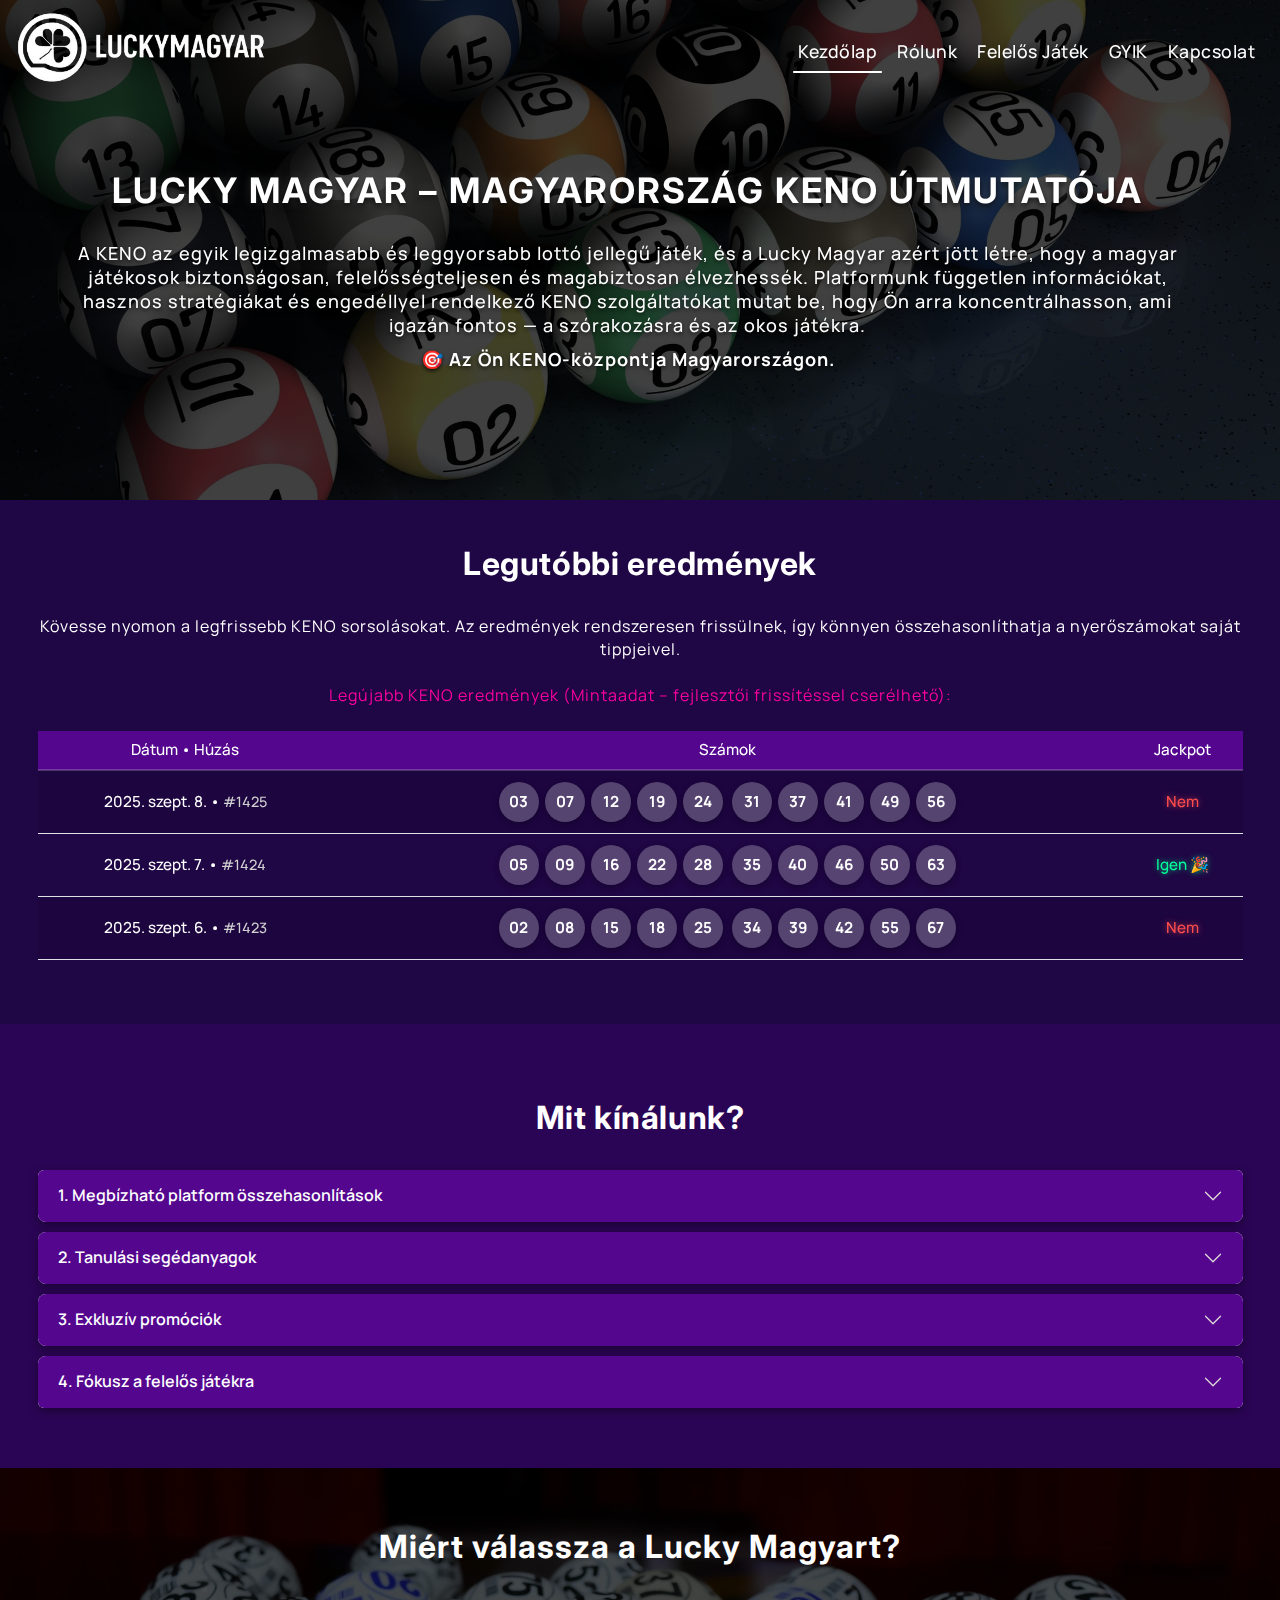
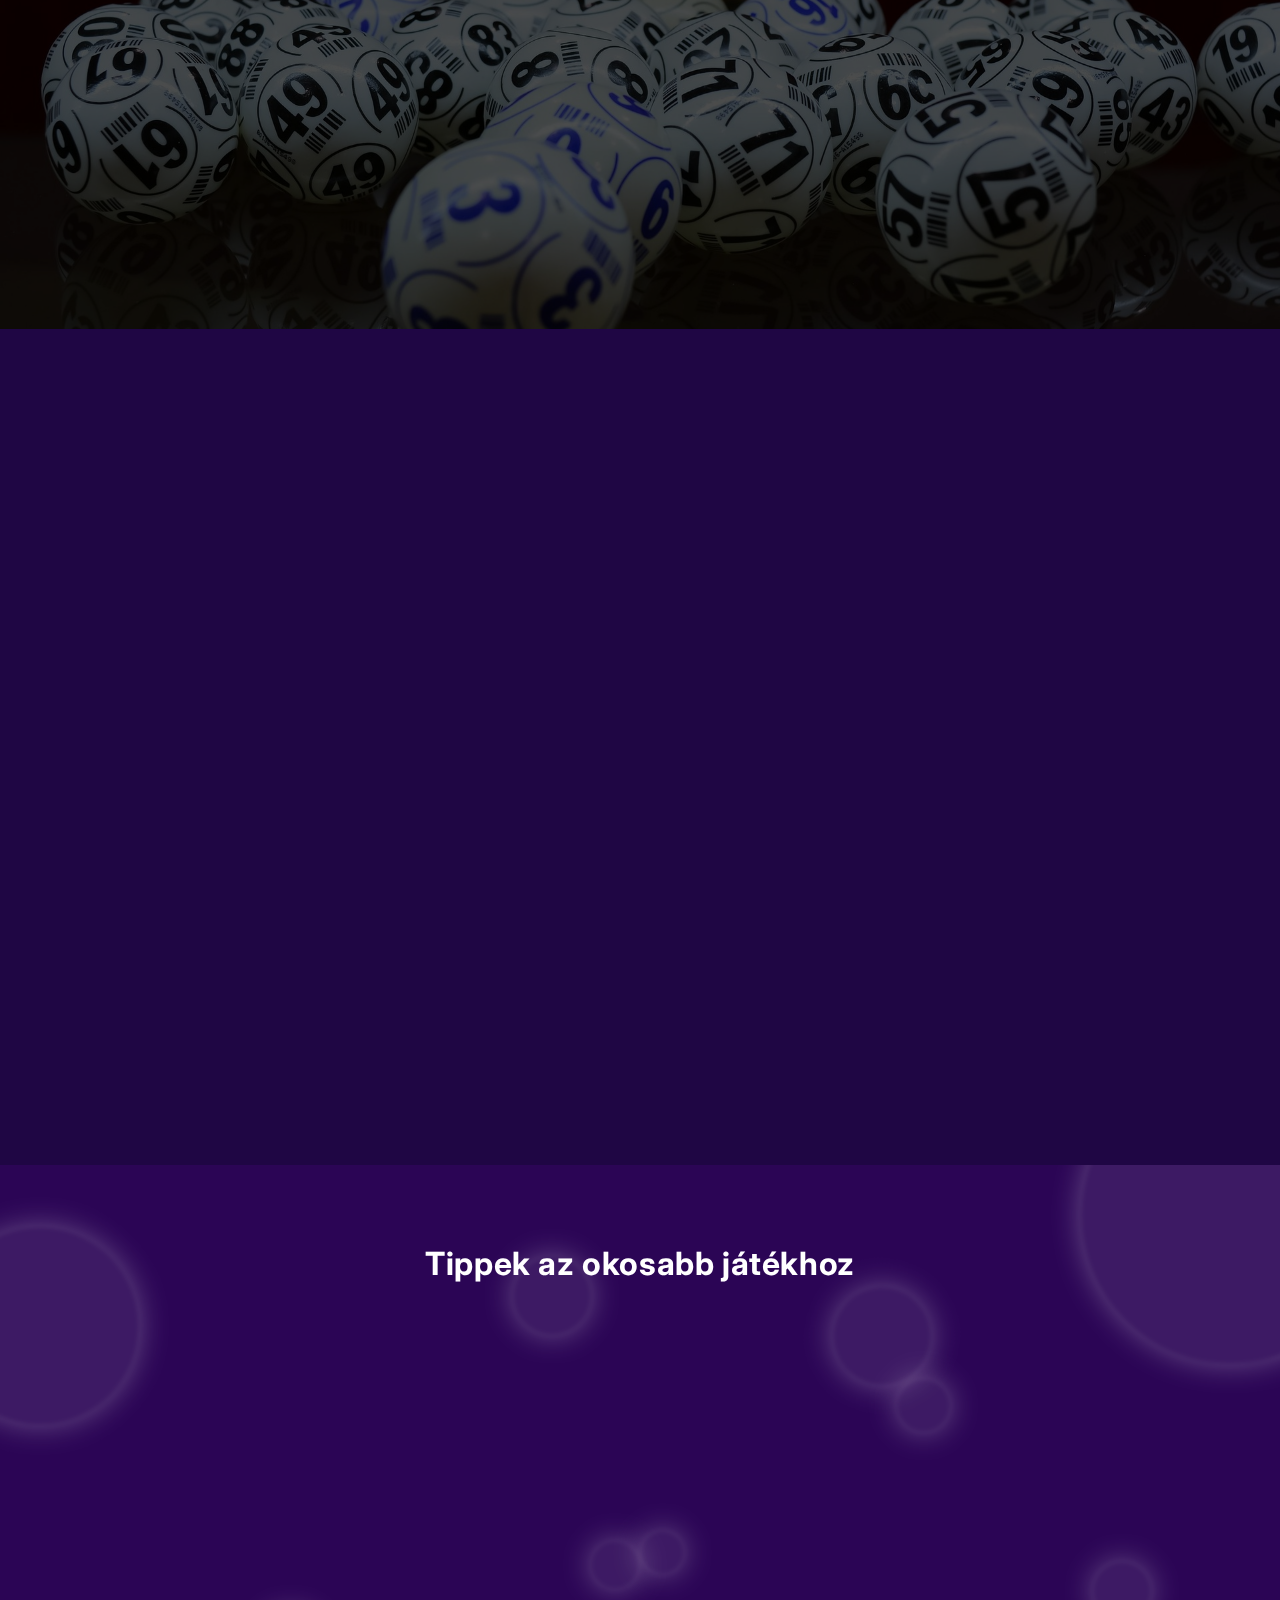
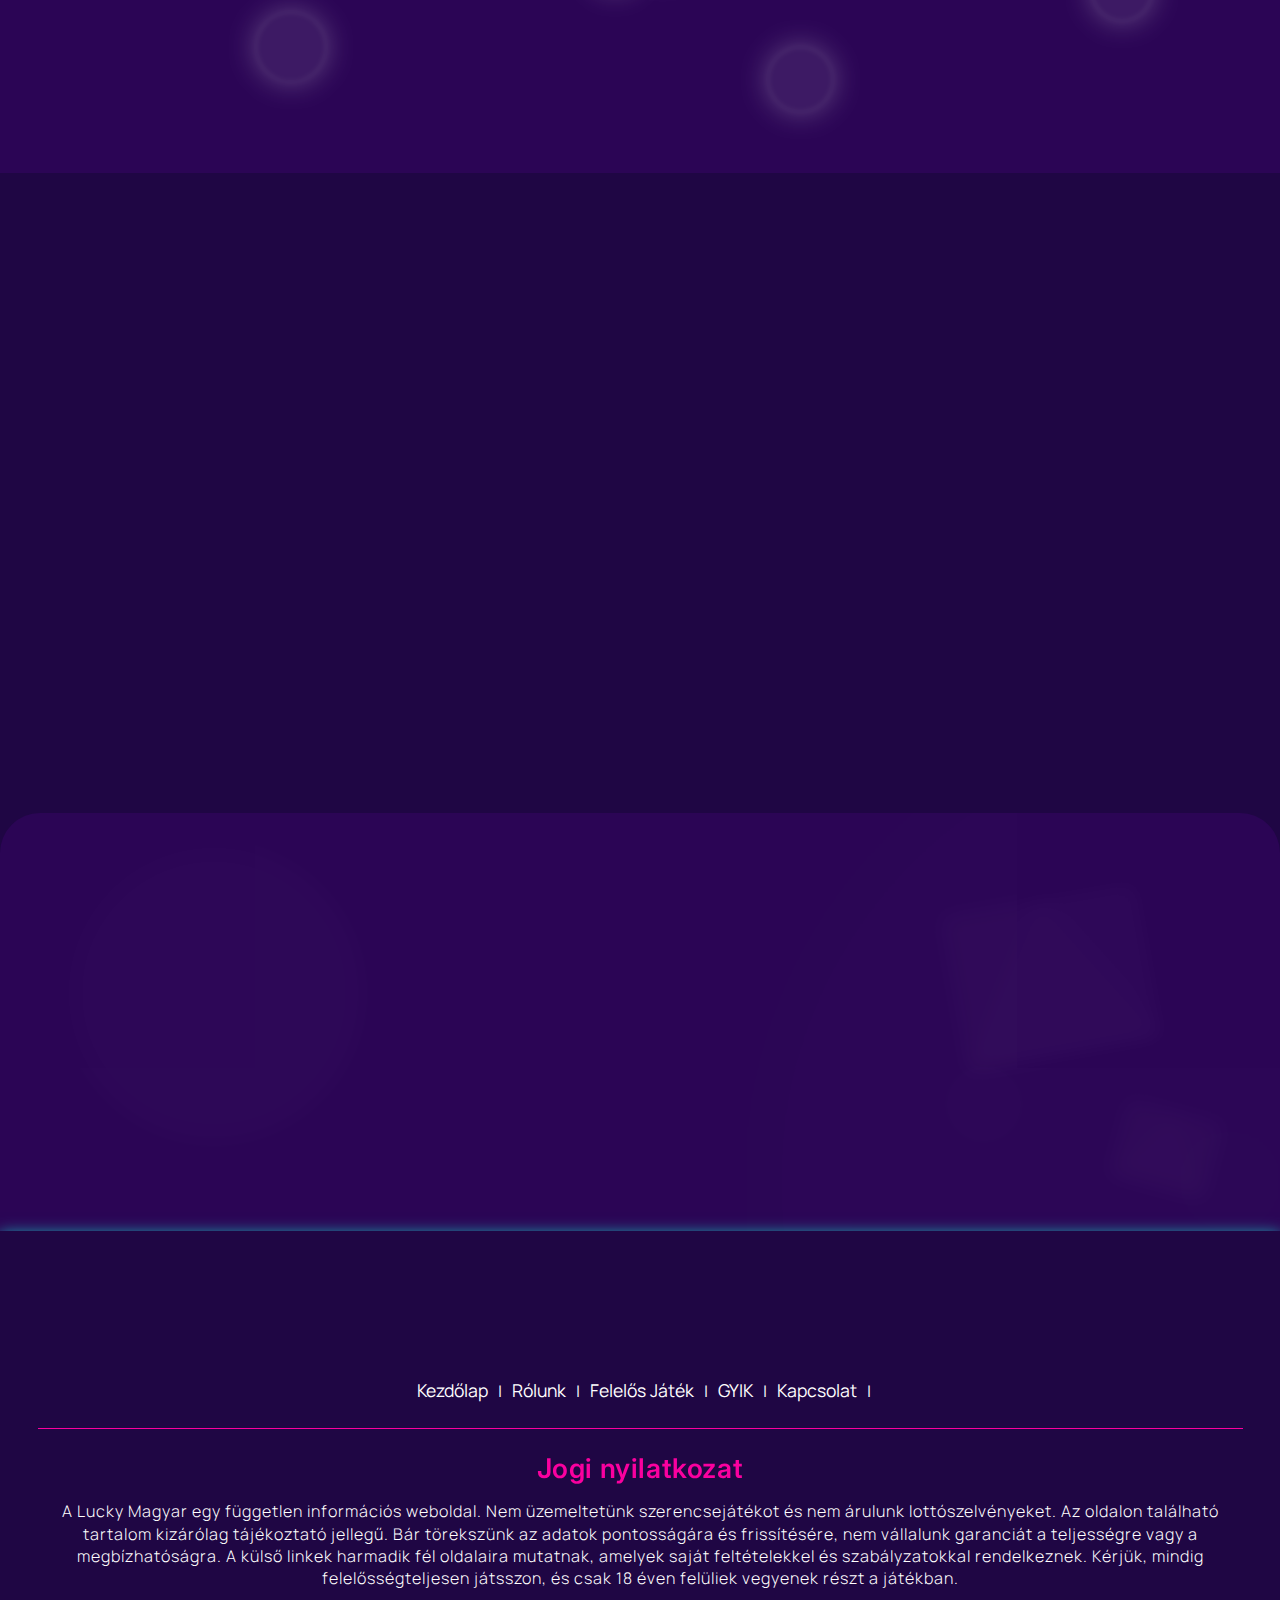
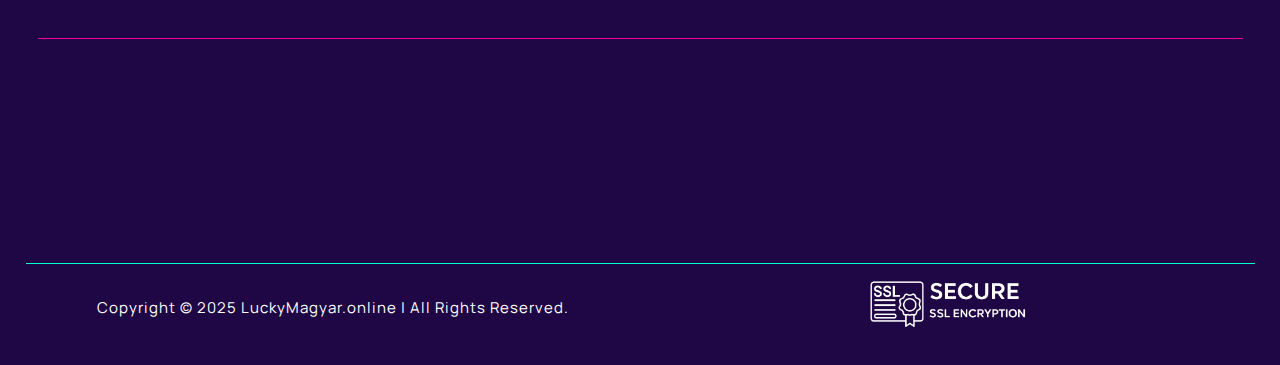
<file: index.html>
<!DOCTYPE html>
<html lang="hu">

<head>
    <meta charset="UTF-8">
    <meta name="viewport" content="width=device-width, initial-scale=1.0">
    <link href="https://cdn.jsdelivr.net/npm/bootstrap@5.3.3/dist/css/bootstrap.min.css" rel="stylesheet">
    <link rel="stylesheet" href="https://cdnjs.cloudflare.com/ajax/libs/font-awesome/6.4.0/css/all.min.css"
        integrity="sha512-pVhn0r6JoRkCy1TxvBNTYuhX7ZdT8qzA2Da0XwqTlI3xuP+5Vz1yGZ2V8pXU4yyX4M7+mWQ6Pz+XXrGs9l8Hvg=="
        crossorigin="anonymous" referrerpolicy="no-referrer" />
    <link rel="shortcut icon" href="./assets/images/favicon.ico" type="image/x-icon">
    <!-- AOS CSS -->
    <link href="https://unpkg.com/aos@2.3.1/dist/aos.css" rel="stylesheet">
    <link rel="stylesheet" href="./assets/css/styles.css">
    <link rel="stylesheet" href="./assets/css/responsive.css">
    <title>LuckyMagyar</title>
</head>

<body>





    <header class="sticky-header">
        <div class="container">
            <nav class="navigation-bar">
                <div class="brand-container">
                    <a href="./" class="brand-link">
                    </a>
                </div>

                <div class="menu-toggle-btn"></div>

                <div class="navigation-menu">
                    <ul>

                        <li><a class="active" href="./">Kezdőlap</a></li>
                        <li><a href="./about">Rólunk</a></li>
                        <li><a href="./responsible-gaming">Felelős Játék</a></li>
                        <li><a href="./faq">GYIK</a></li>
                        <li><a href="./contact">Kapcsolat</a></li>
                    </ul>
                    <div class="menu-close-btn"></div>
                </div>
            </nav>
        </div>
    </header>






    <main>
        <section class="fullscreen-banner">
            <div class="container">
                <div class="banner-content overflow-class" data-aos="fade-up">
                    <h1 class="typing-text">Lucky Magyar – Magyarország KENO útmutatója</h1>
                    <p>
                        A KENO az egyik legizgalmasabb és leggyorsabb lottó jellegű játék, és a Lucky Magyar azért jött
                        létre, hogy a magyar játékosok biztonságosan, felelősségteljesen és magabiztosan élvezhessék.
                        Platformunk független információkat, hasznos stratégiákat és engedéllyel rendelkező KENO
                        szolgáltatókat mutat be, hogy Ön arra koncentrálhasson, ami igazán fontos — a szórakozásra és az
                        okos játékra.
                    </p>
                    <p><strong> 🎯 Az Ön KENO-központja Magyarországon.</strong></p>
                </div>
            </div>
        </section>









        <section class="overflow-class after-banner-section">
            <div class="container py-2 py-sm-3 py-md-3 py-xl-5" data-aos="fade-up" data-aos-duration="2000">

                <!-- Section Title -->
                <h2 class="section-heading">Legutóbbi eredmények</h2>
                <p class="text-center mb-4 text-white">
                    Kövesse nyomon a legfrissebb KENO sorsolásokat. Az eredmények rendszeresen frissülnek, így könnyen
                    összehasonlíthatja a nyerőszámokat saját tippjeivel.
                </p>
                <p class="text-center mb-4 section-table-para">
                    Legújabb KENO eredmények (Mintaadat – fejlesztői frissítéssel cserélhető):
                </p>

                <!-- Table for large screens -->
                <div class="table-responsive d-none d-lg-block">
                    <table class="table table-striped table-purple text-center">
                        <thead>
                            <tr>
                                <th>Dátum • Húzás</th>
                                <th>Számok</th>
                                <th>Jackpot</th>
                            </tr>
                        </thead>
                        <tbody>
                            <tr>
                                <td>2025. szept. 8. • <span class="draw-id">#1425</span></td>
                                <td>
                                    <span>03</span><span>07</span><span>12</span><span>19</span><span>24</span>
                                    <span>31</span><span>37</span><span>41</span><span>49</span><span>56</span>
                                </td>
                                <td class="text-danger">Nem</td>
                            </tr>
                            <tr>
                                <td>2025. szept. 7. • <span class="draw-id">#1424</span></td>
                                <td>
                                    <span>05</span><span>09</span><span>16</span><span>22</span><span>28</span>
                                    <span>35</span><span>40</span><span>46</span><span>50</span><span>63</span>
                                </td>
                                <td class="text-success">Igen 🎉</td>
                            </tr>
                            <tr>
                                <td>2025. szept. 6. • <span class="draw-id">#1423</span></td>
                                <td>
                                    <span>02</span><span>08</span><span>15</span><span>18</span><span>25</span>
                                    <span>34</span><span>39</span><span>42</span><span>55</span><span>67</span>
                                </td>
                                <td class="text-danger">Nem</td>
                            </tr>
                        </tbody>
                    </table>
                </div>

                <!-- Cards for small screens -->
                <div class="row g-4 d-block d-lg-none pt-4 pb-4">
                    <!-- Card 1 -->
                    <div class="col-12">
                        <div class="keno-card card-purple h-100">
                            <div class="keno-card-body">
                                <!-- Header: Dátum • Húzás -->
                                <div class="mobile-card-header mb-2">
                                    <span class="header-label">Dátum • Húzás:</span>
                                    <span class="header-value">2025. szept. 8. • <span
                                            class="draw-id">#1425</span></span>
                                </div>
                                <!-- Header: Számok -->
                                <div class="mobile-card-header mb-2">
                                    <span class="header-label">Számok:</span>
                                    <div class="keno-numbers d-inline-flex flex-wrap">
                                        <span class="keno-number">03</span>
                                        <span class="keno-number">07</span>
                                        <span class="keno-number">12</span>
                                        <span class="keno-number">19</span>
                                        <span class="keno-number">24</span>
                                        <span class="keno-number">31</span>
                                        <span class="keno-number">37</span>
                                        <span class="keno-number">41</span>
                                        <span class="keno-number">49</span>
                                        <span class="keno-number">56</span>
                                    </div>
                                </div>
                                <!-- Header: Jackpot -->
                                <div class="mobile-card-header">
                                    <span class="header-label">Jackpot:</span>
                                    <span class="header-value keno-status loser">Nem</span>
                                </div>
                            </div>
                        </div>
                    </div>

                    <!-- Card 2 -->
                    <div class="col-12">
                        <div class="keno-card card-blue h-100">
                            <div class="keno-card-body">
                                <div class="mobile-card-header mb-2">
                                    <span class="header-label">Dátum • Húzás:</span>
                                    <span class="header-value">2025. szept. 7. • <span
                                            class="draw-id">#1424</span></span>
                                </div>
                                <div class="mobile-card-header mb-2">
                                    <span class="header-label">Számok:</span>
                                    <div class="keno-numbers d-inline-flex flex-wrap">
                                        <span class="keno-number">05</span>
                                        <span class="keno-number">09</span>
                                        <span class="keno-number">16</span>
                                        <span class="keno-number">22</span>
                                        <span class="keno-number">28</span>
                                        <span class="keno-number">35</span>
                                        <span class="keno-number">40</span>
                                        <span class="keno-number">46</span>
                                        <span class="keno-number">50</span>
                                        <span class="keno-number">63</span>
                                    </div>
                                </div>
                                <div class="mobile-card-header">
                                    <span class="header-label">Jackpot:</span>
                                    <span class="header-value keno-status winner">Igen 🎉</span>
                                </div>
                            </div>
                        </div>
                    </div>

                    <!-- Card 3 -->
                    <div class="col-12">
                        <div class="keno-card card-purple h-100">
                            <div class="keno-card-body">
                                <div class="mobile-card-header mb-2">
                                    <span class="header-label">Dátum • Húzás:</span>
                                    <span class="header-value">2025. szept. 6. • <span
                                            class="draw-id">#1423</span></span>
                                </div>
                                <div class="mobile-card-header mb-2">
                                    <span class="header-label">Számok:</span>
                                    <div class="keno-numbers d-inline-flex flex-wrap">
                                        <span class="keno-number">02</span>
                                        <span class="keno-number">08</span>
                                        <span class="keno-number">15</span>
                                        <span class="keno-number">18</span>
                                        <span class="keno-number">25</span>
                                        <span class="keno-number">34</span>
                                        <span class="keno-number">39</span>
                                        <span class="keno-number">42</span>
                                        <span class="keno-number">55</span>
                                        <span class="keno-number">67</span>
                                    </div>
                                </div>
                                <div class="mobile-card-header">
                                    <span class="header-label">Jackpot:</span>
                                    <span class="header-value keno-status loser">Nem</span>
                                </div>
                            </div>
                        </div>
                    </div>
                </div>

            </div>
        </section>






































        <section class="accordion-section">


            <div class="container py-2 py-md-3 py-lg-5">
                <h2 class="section-heading">Mit kínálunk?</h2>

                <!-- Bootstrap Accordion -->
                <div class="accordion" id="offerAccordion">

                    <!-- Item 1 -->
                    <div class="accordion-item">
                        <h2 class="accordion-header" id="headingOne">
                            <button class="accordion-button collapsed" type="button" data-bs-toggle="collapse"
                                data-bs-target="#collapseOne" aria-expanded="false" aria-controls="collapseOne">
                                1. Megbízható platform összehasonlítások
                            </button>
                        </h2>
                        <div id="collapseOne" class="accordion-collapse collapse" data-bs-parent="#offerAccordion">
                            <div class="accordion-body">
                                Csak olyan KENO szolgáltatókat mutatunk be, amelyek teljes mértékben engedéllyel
                                rendelkeznek
                                és szabályozottak.
                                Ez biztosítja, hogy a játékosok mindig biztonságban érezzék magukat játék közben.
                            </div>
                        </div>
                    </div>

                    <!-- Item 2 -->
                    <div class="accordion-item">
                        <h2 class="accordion-header" id="headingTwo">
                            <button class="accordion-button collapsed" type="button" data-bs-toggle="collapse"
                                data-bs-target="#collapseTwo" aria-expanded="false" aria-controls="collapseTwo">
                                2. Tanulási segédanyagok
                            </button>
                        </h2>
                        <div id="collapseTwo" class="accordion-collapse collapse" data-bs-parent="#offerAccordion">
                            <div class="accordion-body">
                                Legyen kezdő vagy tapasztalt játékos, a Lucky Magyar útmutatókat, lépésről-lépésre
                                magyarázatokat és tippeket kínál a magyar játékosok számára.
                            </div>
                        </div>
                    </div>

                    <!-- Item 3 -->
                    <div class="accordion-item">
                        <h2 class="accordion-header" id="headingThree">
                            <button class="accordion-button collapsed" type="button" data-bs-toggle="collapse"
                                data-bs-target="#collapseThree" aria-expanded="false" aria-controls="collapseThree">
                                3. Exkluzív promóciók
                            </button>
                        </h2>
                        <div id="collapseThree" class="accordion-collapse collapse" data-bs-parent="#offerAccordion">
                            <div class="accordion-body">
                                Partnereinken keresztül egyedi bónuszokhoz és szezonális ajánlatokhoz férhet hozzá,
                                amelyek még szórakoztatóbbá teszik a játékélményt.
                            </div>
                        </div>
                    </div>

                    <!-- Item 4 -->
                    <div class="accordion-item">
                        <h2 class="accordion-header" id="headingFour">
                            <button class="accordion-button collapsed" type="button" data-bs-toggle="collapse"
                                data-bs-target="#collapseFour" aria-expanded="false" aria-controls="collapseFour">
                                4. Fókusz a felelős játékra
                            </button>
                        </h2>
                        <div id="collapseFour" class="accordion-collapse collapse" data-bs-parent="#offerAccordion">
                            <div class="accordion-body">
                                Nagy hangsúlyt fektetünk a tudatos játékra. Hasznos tanácsokat és hivatalos magyar
                                segélyszolgálatok elérhetőségeit tesszük közzé,
                                hogy mindenki biztonságban maradhasson.
                            </div>
                        </div>
                    </div>

                </div>
            </div>
        </section>















        <section class="why-lucky-section overflow-class">
            <div class="container">
                <h2 class="why-lucky-heading">Miért válassza a Lucky Magyart?</h2>

                <div class="row g-4 justify-content-center " data-aos="zoom-in" data-aos-duration="1000">

                    <!-- Card 1 -->
                    <div class="col-12 col-sm-6 col-lg-3">
                        <div class="why-lucky-card">
                            <img src="./assets/images/impartiality.png" alt="Független és pártatlan"
                                class="why-lucky-image">
                            <div class="why-lucky-title">Független és pártatlan</div>
                            <div class="why-lucky-text">
                                Nem üzemeltetünk szerencsejátékokat; célunk a tiszta, átlátható információk nyújtása.
                            </div>
                        </div>
                    </div>

                    <!-- Card 2 -->
                    <div class="col-12 col-sm-6 col-lg-3">
                        <div class="why-lucky-card">
                            <img src="./assets/images/hungary.png" alt="Magyar játékosokra szabva"
                                class="why-lucky-image">
                            <div class="why-lucky-title">Magyar játékosokra szabva</div>
                            <div class="why-lucky-text">
                                Minden tartalmunk Magyarországon elérhető lehetőségekre fókuszál.
                            </div>
                        </div>
                    </div>

                    <!-- Card 3 -->
                    <div class="col-12 col-sm-6 col-lg-3">
                        <div class="why-lucky-card">
                            <img src="./assets/images/shield.png" alt="Biztonság az első" class="why-lucky-image">
                            <div class="why-lucky-title">Biztonság az első</div>
                            <div class="why-lucky-text">
                                Csak engedéllyel rendelkező, szabályozott szolgáltatókat mutatunk be.
                            </div>
                        </div>
                    </div>

                    <!-- Card 4 -->
                    <div class="col-12 col-sm-6 col-lg-3">
                        <div class="why-lucky-card">
                            <img src="./assets/images/free.png" alt="Teljesen ingyenes" class="why-lucky-image">
                            <div class="why-lucky-title">Teljesen ingyenes</div>
                            <div class="why-lucky-text">
                                Nincsenek díjak vagy rejtett költségek — minden tartalom ingyenesen elérhető.
                            </div>
                        </div>
                    </div>

                </div>
            </div>
        </section>

        <section class="keno-how-section overflow-class" data-aos="fade-up" data-aos-duration="2000">

            <!-- Geometric Shapes -->
            <div class="triangle-shape"></div>
            <div class="triangle-small"></div>

            <div class="container">
                <!-- Heading -->
                <h2 class="keno-how-heading">Hogyan működik a KENO?</h2>
                <p class="keno-how-text">
                    A KENO könnyen megtanulható, mégis izgalmas játék. A játékosok számokat választanak egy
                    meghatározott tartományból, megteszik a tétjeiket, majd várják a sorsolást. Attól függően, hány szám
                    egyezik a kihúzott eredménnyel, különböző nyereményszinteket lehet elérni.
                </p>

                <div class="row align-items-center g-5">
                    <!-- Image -->
                    <div class="col-lg-6 text-center">
                        <img src="./assets/images/how.jpg" alt="Keno játék" class="keno-how-image">
                    </div>

                    <!-- Features -->
                    <div class="col-lg-6">
                        <div class="row g-4">
                            <!-- Feature 1 -->
                            <div class="col-12 col-md-6">
                                <div class="keno-feature-card">
                                    <div class="keno-feature-icon">🎯</div>
                                    <h3 class="keno-feature-title">Egyszerű játékmenet</h3>
                                    <p class="keno-feature-text">
                                        válasszon számokat, tegye meg a tétet, majd várja a sorsolást.
                                    </p>
                                </div>
                            </div>
                            <!-- Feature 2 -->
                            <div class="col-12 col-md-6">
                                <div class="keno-feature-card">
                                    <div class="keno-feature-icon">💰</div>
                                    <h3 class="keno-feature-title">Rugalmas tétek</h3>
                                    <p class="keno-feature-text">
                                        kis tétekkel vagy nagyobb összegekkel is játszhat.
                                    </p>
                                </div>
                            </div>
                            <!-- Feature 3 -->
                            <div class="col-12">
                                <div class="keno-feature-card">
                                    <div class="keno-feature-icon">⏱️</div>
                                    <h3 class="keno-feature-title">Gyakori sorsolások</h3>
                                    <p class="keno-feature-text">
                                        sok KENO játék napi több alkalommal is elérhető.
                                    </p>
                                </div>
                            </div>
                        </div>
                    </div>
                </div>
            </div>
        </section>







        <section class="keno-tips-section overflow-class">
            <!-- Decorative floating shapes -->
            <div class="shape shape-1"></div>
            <div class="shape shape-2"></div>
            <div class="shape shape-3"></div>
            <div class="shape shape-4"></div>
            <div class="shape shape-5"></div>
            <div class="shape shape-6"></div>
            <div class="shape shape-7"></div>
            <div class="shape shape-8"></div>
            <div class="shape shape-9"></div>
            <div class="shape shape-10"></div>

            <div class="container">
                <!-- Heading -->
                <h2 class="keno-tips-heading mb-4">Tippek az okosabb játékhoz</h2>

                <div class="row g-4">
                    <!-- Tip 1 -->
                    <div class="col-12 col-sm-6 col-md-6 col-lg-3 " data-aos="fade-right">
                        <div class="tip-card h-100">
                            <div class="tip-image">
                                <img src="./assets/images/payout.jpg" alt="Esélyek" />
                            </div>
                            <h3 class="tip-title">Ismerje meg az esélyeket</h3>
                            <p class="tip-text">
                                A KENO szerencsejáték, de a kifizetések megértése segít reális elvárásokat kialakítani.
                            </p>
                        </div>
                    </div>

                    <!-- Tip 2 -->
                    <div class="col-12 col-sm-6 col-md-6 col-lg-3 " data-aos="fade-right">
                        <div class="tip-card h-100">
                            <div class="tip-image">
                                <img src="./assets/images/budget.jpg" alt="Költségkeret" />
                            </div>
                            <h3 class="tip-title">Határozzon meg költségkeretet</h3>
                            <p class="tip-text">
                                Mindig döntse el előre, mennyit szán játékra.
                            </p>
                        </div>
                    </div>

                    <!-- Tip 3 -->
                    <div class="col-12 col-sm-6 col-md-6 col-lg-3 " data-aos="fade-left">
                        <div class="tip-card h-100">
                            <div class="tip-image">
                                <img src="./assets/images/play-fun.jpg" alt="Szórakozás" />
                            </div>
                            <h3 class="tip-title">Szórakozásból játsszon</h3>
                            <p class="tip-text">
                                Tekintse hobbinak, ne bevételi forrásnak.
                            </p>
                        </div>
                    </div>

                    <!-- Tip 4 -->
                    <div class="col-12 col-sm-6 col-md-6 col-lg-3 " data-aos="fade-left">
                        <div class="tip-card h-100">
                            <div class="tip-image">
                                <img src="./assets/images/stay-informed.jpg" alt="Tájékozottság" />
                            </div>
                            <h3 class="tip-title">Maradjon tájékozott</h3>
                            <p class="tip-text">
                                Kövesse útmutatóinkat, hogy a legtöbbet hozza ki a játékból.
                            </p>
                        </div>
                    </div>
                </div>
            </div>
        </section>



        <section class="review-section overflow-class">
            <!-- Reviews container -->
            <div class="container reviews-section" data-aos="fade-up" data-aos-duration="3000">


                <h2 class="reviews-heading">Játékos vélemények</h2>

                <div id="reviewsCarousel" class="carousel slide" data-bs-ride="carousel">
                    <div class="carousel-inner">

                        <!-- Review 1 -->
                        <div class="carousel-item active">
                            <div class="review-card">
                                <svg xmlns="http://www.w3.org/2000/svg"
                                    viewBox="0 0 640 640"><!--!Font Awesome Free v7.0.1 by @fontawesome - https://fontawesome.com License - https://fontawesome.com/license/free Copyright 2025 Fonticons, Inc.-->
                                    <path
                                        d="M320 312C386.3 312 440 258.3 440 192C440 125.7 386.3 72 320 72C253.7 72 200 125.7 200 192C200 258.3 253.7 312 320 312zM290.3 368C191.8 368 112 447.8 112 546.3C112 562.7 125.3 576 141.7 576L498.3 576C514.7 576 528 562.7 528 546.3C528 447.8 448.2 368 349.7 368L290.3 368z" />
                                </svg>
                                <p>
                                    „Soha nem játszottam korábban KENO-t, de a Lucky Magyar útmutatói segítettek
                                    elindulni.
                                    Most már magabiztosan játszom online.”
                                </p>
                                <div class="review-author">– Ádám, Budapest</div>
                            </div>
                        </div>

                        <!-- Review 2 -->
                        <div class="carousel-item">
                            <div class="review-card">
                                <svg xmlns="http://www.w3.org/2000/svg"
                                    viewBox="0 0 640 640"><!--!Font Awesome Free v7.0.1 by @fontawesome - https://fontawesome.com License - https://fontawesome.com/license/free Copyright 2025 Fonticons, Inc.-->
                                    <path
                                        d="M320 312C386.3 312 440 258.3 440 192C440 125.7 386.3 72 320 72C253.7 72 200 125.7 200 192C200 258.3 253.7 312 320 312zM290.3 368C191.8 368 112 447.8 112 546.3C112 562.7 125.3 576 141.7 576L498.3 576C514.7 576 528 562.7 528 546.3C528 447.8 448.2 368 349.7 368L290.3 368z" />
                                </svg>
                                <p>
                                    „Tetszik, hogy ez az oldal csak engedéllyel rendelkező szolgáltatókat mutat.
                                    Így sokkal biztonságosabbnak érzem az online játékot.”
                                </p>
                                <div class="review-author">– Katalin, Debrecen</div>
                            </div>
                        </div>



                    </div>

                    <!-- Controls -->
                    <button class="carousel-control-prev" type="button" data-bs-target="#reviewsCarousel"
                        data-bs-slide="prev">
                        <span class="carousel-control-prev-icon"></span>
                        <span class="visually-hidden">Előző</span>
                    </button>
                    <button class="carousel-control-next" type="button" data-bs-target="#reviewsCarousel"
                        data-bs-slide="next">
                        <span class="carousel-control-next-icon"></span>
                        <span class="visually-hidden">Következő</span>
                    </button>

                    <!-- Indicators -->
                    <div class="carousel-indicators mt-4">
                        <button type="button" data-bs-target="#reviewsCarousel" data-bs-slide-to="0"
                            class="active"></button>
                        <button type="button" data-bs-target="#reviewsCarousel" data-bs-slide-to="1"></button>
                        <button type="button" data-bs-target="#reviewsCarousel" data-bs-slide-to="2"></button>
                    </div>
                </div>
            </div>
        </section>












        <section class="join-community-modern py-5 overflow-class">
            <!-- Background animation shape -->
            <div class="bg-shape"></div>

            <!-- Geometric shapes -->
            <div class="shape circle"></div>
            <div class="shape triangle"></div>
            <div class="shape hexagon"></div>
            <div class="shape small-circle"></div>
            <div class="shape small-triangle"></div>

            <div class="container">
                <div class="row justify-content-center">
                    <div class="col-lg-8">
                        <div class="card text-center p-5 rounded-4 shadow-lg" data-aos="fade-up"
                            data-aos-duration="1000">
                            <h2 class="community-heading mb-3">Csatlakozzon a közösséghez</h2>
                            <p class="community-text mb-2">
                                A Lucky Magyar nemcsak a játékokról szól — hanem egy biztonságos, tájékozott magyar
                                játékos
                                közösség építéséről.
                            </p>
                            <p class="community-text mb-4">
                                Maradjon naprakész az útmutatókkal, promóciókkal és hírekkel kapcsolatban.<br>
                                📩 Iratkozzon fel hírlevelünkre, és értesüljön elsőként az újdonságokról.
                            </p>

                            <form class="d-flex justify-content-center flex-wrap gap-2">
                                <input type="email" class="form-control w-75 w-sm-50"
                                    placeholder="Adja meg az email címét" required>
                                <button type="submit" class="btn btn-warning">Feliratkozás</button>
                            </form>
                        </div>
                    </div>
                </div>
            </div>
        </section>


















        <footer class="footer scroll-anim overflow-class">
            <div class="container">
                <div class="row align-items-center">
                    <div class="col-12 aos-init aos-animate" data-aos="fade-down" data-aos-duration="1000">
                        <div class="footer_logo_box text-center pb-3">
                            <a href="./" class="footer_logo" data-aos="fade-down"></a>
                        </div>
                    </div>
                    <div class="col-md-12 pb-4">
                        <div class="footer-links">
                            <a href="./">Kezdőlap</a> |
                            <a href="./about">Rólunk</a> |
                            <a href="./responsible-gaming">Felelős Játék</a> |
                            <a href="./lizard">GYIK</a> |
                            <a href="./contact">Kapcsolat</a> |

                        </div>
                    </div>
                    <div class="col-md-12">
                        <div class="disclaimer_txt text-center pt-4 pb-5">
                            <h3>
                                Jogi nyilatkozat
                            </h3>
                            <p>
                                A Lucky Magyar egy független információs weboldal. Nem üzemeltetünk szerencsejátékot és
                                nem árulunk lottószelvényeket. Az oldalon található tartalom kizárólag tájékoztató
                                jellegű. Bár törekszünk az adatok pontosságára és frissítésére, nem vállalunk garanciát
                                a teljességre vagy a megbízhatóságra. A külső linkek harmadik fél oldalaira mutatnak,
                                amelyek saját feltételekkel és szabályzatokkal rendelkeznek. Kérjük, mindig
                                felelősségteljesen játsszon, és csak 18 éven felüliek vegyenek részt a játékban.
                            </p>
                        </div>
                    </div>


                    <div class="col-md-12 py-4 text-center aos-init" data-aos="fade-left" data-aos-duration="1000">
                        <h3 class="text-center follow_heading mb-3">
                            Follow Us
                        </h3>
                        <div class="social-links">
                            <a href="https://www.facebook.com/" target="_blank"><svg xmlns="http://www.w3.org/2000/svg"
                                    viewBox="0 0 640 640"><!--!Font Awesome Free v7.0.1 by @fontawesome - https://fontawesome.com License - https://fontawesome.com/license/free Copyright 2025 Fonticons, Inc.-->
                                    <path
                                        d="M240 363.3L240 576L356 576L356 363.3L442.5 363.3L460.5 265.5L356 265.5L356 230.9C356 179.2 376.3 159.4 428.7 159.4C445 159.4 458.1 159.8 465.7 160.6L465.7 71.9C451.4 68 416.4 64 396.2 64C289.3 64 240 114.5 240 223.4L240 265.5L174 265.5L174 363.3L240 363.3z" />
                                </svg></a>
                            <a href="https://www.instagram.com/?hl=en" target="_blank"><svg
                                    xmlns="http://www.w3.org/2000/svg" x="0px" y="0px" width="100" height="100"
                                    viewBox="0 0 30 30">
                                    <path
                                        d="M 9.9980469 3 C 6.1390469 3 3 6.1419531 3 10.001953 L 3 20.001953 C 3 23.860953 6.1419531 27 10.001953 27 L 20.001953 27 C 23.860953 27 27 23.858047 27 19.998047 L 27 9.9980469 C 27 6.1390469 23.858047 3 19.998047 3 L 9.9980469 3 z M 22 7 C 22.552 7 23 7.448 23 8 C 23 8.552 22.552 9 22 9 C 21.448 9 21 8.552 21 8 C 21 7.448 21.448 7 22 7 z M 15 9 C 18.309 9 21 11.691 21 15 C 21 18.309 18.309 21 15 21 C 11.691 21 9 18.309 9 15 C 9 11.691 11.691 9 15 9 z M 15 11 A 4 4 0 0 0 11 15 A 4 4 0 0 0 15 19 A 4 4 0 0 0 19 15 A 4 4 0 0 0 15 11 z">
                                    </path>
                                </svg></a>
                            <a href="https://x.com/?lang=en" target="_blank"><svg xmlns="http://www.w3.org/2000/svg"
                                    viewBox="0 0 640 640"><!--!Font Awesome Free v7.0.1 by @fontawesome - https://fontawesome.com License - https://fontawesome.com/license/free Copyright 2025 Fonticons, Inc.-->
                                    <path
                                        d="M453.2 112L523.8 112L369.6 288.2L551 528L409 528L297.7 382.6L170.5 528L99.8 528L264.7 339.5L90.8 112L236.4 112L336.9 244.9L453.2 112zM428.4 485.8L467.5 485.8L215.1 152L173.1 152L428.4 485.8z" />
                                </svg></a>
                            <a href="https://www.youtube.com/" target="_blank"><svg xmlns="http://www.w3.org/2000/svg"
                                    x="0px" y="0px" width="100" height="100" viewBox="0 0 30 30">
                                    <path
                                        d="M 15 4 C 10.814 4 5.3808594 5.0488281 5.3808594 5.0488281 L 5.3671875 5.0644531 C 3.4606632 5.3693645 2 7.0076245 2 9 L 2 15 L 2 15.001953 L 2 21 L 2 21.001953 A 4 4 0 0 0 5.3769531 24.945312 L 5.3808594 24.951172 C 5.3808594 24.951172 10.814 26.001953 15 26.001953 C 19.186 26.001953 24.619141 24.951172 24.619141 24.951172 L 24.621094 24.949219 A 4 4 0 0 0 28 21.001953 L 28 21 L 28 15.001953 L 28 15 L 28 9 A 4 4 0 0 0 24.623047 5.0546875 L 24.619141 5.0488281 C 24.619141 5.0488281 19.186 4 15 4 z M 12 10.398438 L 20 15 L 12 19.601562 L 12 10.398438 z">
                                    </path>
                                </svg></a>
                        </div>
                    </div>
                    <div class="col-md-12 aos-init" data-aos="fade-right" data-aos-duration="1000">
                        <div class="footer-links">
                            <a href="./privacy-policy">Adatvédelmi Szabályzat</a> |
                            <a href="./cookie-policy">Cookie Szabályzat</a> |
                            <a href="./terms-condition">Általános Szerződési Feltételek</a>
                        </div>
                    </div>
                </div>
            </div>
        </footer>
        <div class="after-footer text-center" style=" background-color: #1f0644 ">
            <div class="container">
                <div class="row py-3" style="  border-top: 1px solid #00ffcc;">
                    <div class="col-12">
                        <div class="row align-items-center">
                            <div class="col-md-6 mb-3 mb-md-0 ">
                                <div class="text-center copyright-text">
                                    <p>
                                        Copyright © 2025 LuckyMagyar.online | All Rights Reserved.
                                    </p>
                                </div>
                            </div>
                            <div class="col-md-6">
                                <div class="ssl-certi-inner" style="background-image: url('./assets/images/ssl.png');">
                                </div>
                            </div>
                        </div>
                    </div>
                </div>
            </div>
        </div>



    </main>
















    <script src="https://cdn.jsdelivr.net/npm/bootstrap@5.3.3/dist/js/bootstrap.bundle.min.js"></script>

    <script src="./assets/js/jquery.js"></script>
    <script src="./assets/js/index.js"></script>
    <!-- AOS JS -->
    <script src="https://unpkg.com/aos@2.3.1/dist/aos.js"></script>
    <script>
        AOS.init();
    </script>

</body>








</html>
</file>
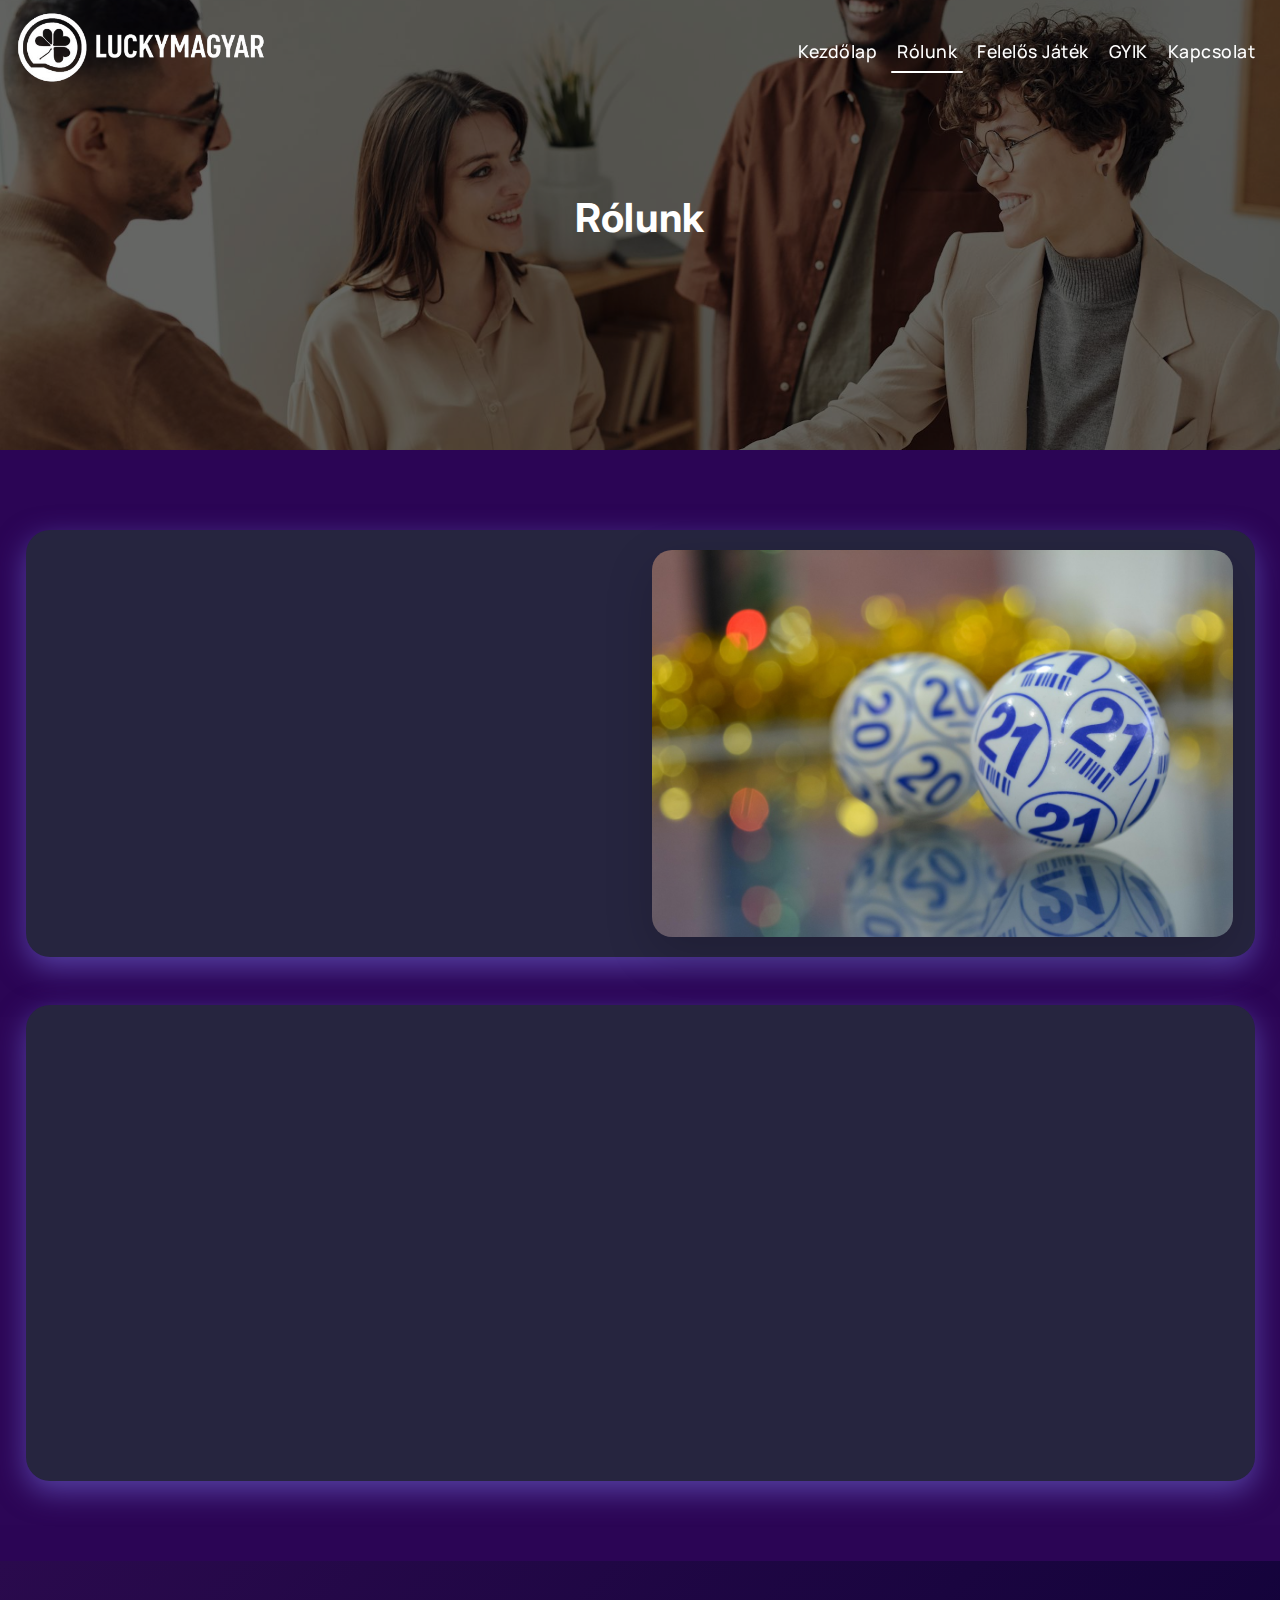
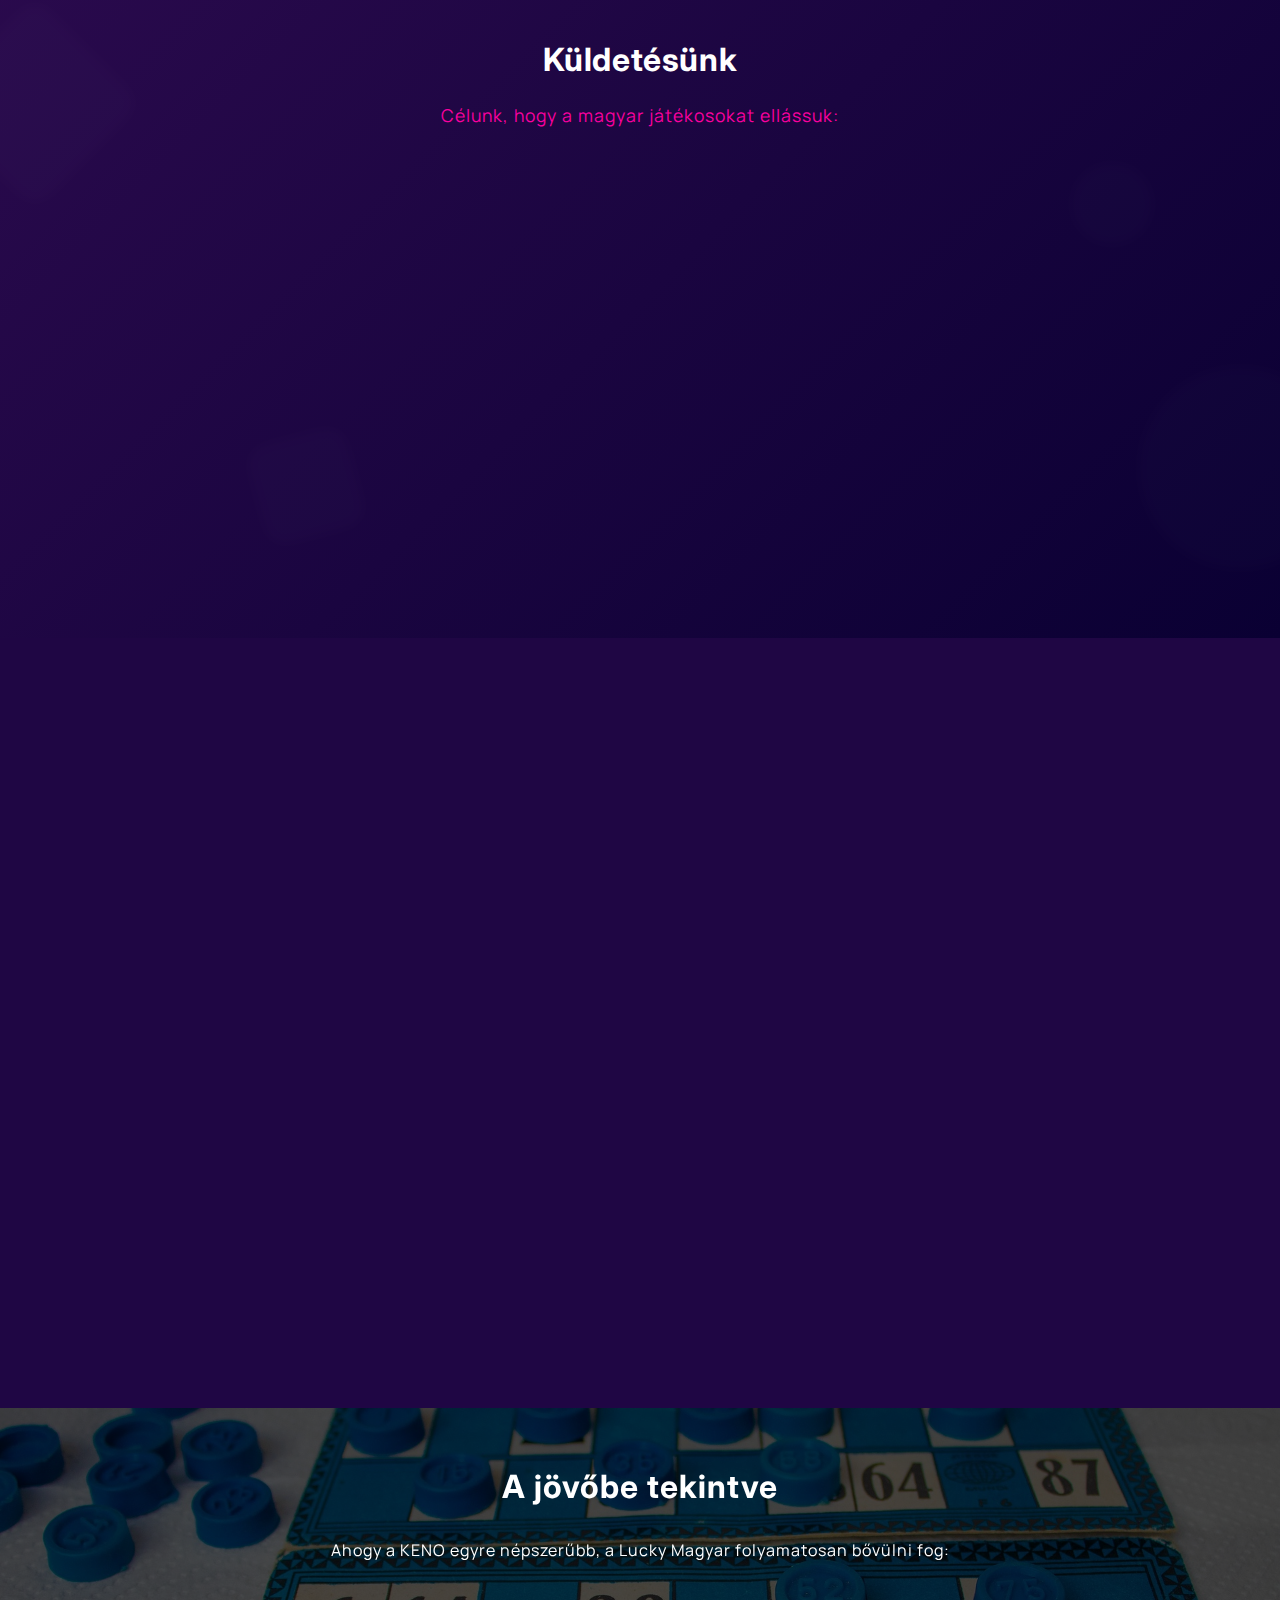
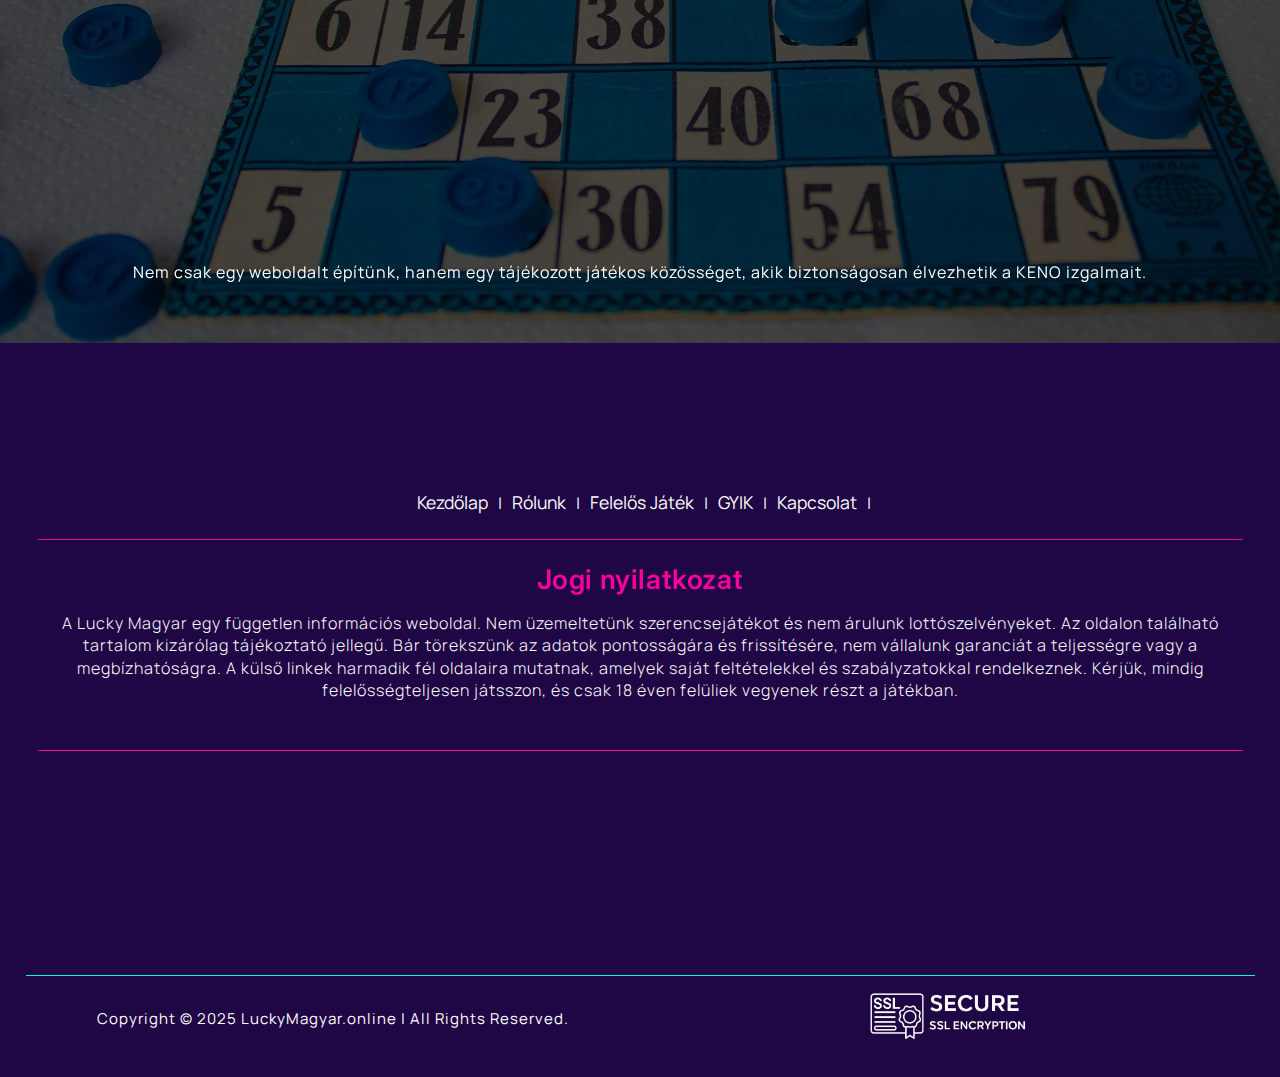
<file: about.html>
<!DOCTYPE html>
<html lang="hu">

<head>
    <meta charset="UTF-8">
    <meta name="viewport" content="width=device-width, initial-scale=1.0">
    <link href="https://cdn.jsdelivr.net/npm/bootstrap@5.3.3/dist/css/bootstrap.min.css" rel="stylesheet">
    <link rel="stylesheet" href="https://cdnjs.cloudflare.com/ajax/libs/font-awesome/6.4.0/css/all.min.css"
        integrity="sha512-pVhn0r6JoRkCy1TxvBNTYuhX7ZdT8qzA2Da0XwqTlI3xuP+5Vz1yGZ2V8pXU4yyX4M7+mWQ6Pz+XXrGs9l8Hvg=="
        crossorigin="anonymous" referrerpolicy="no-referrer" />
    <link rel="shortcut icon" href="./assets/images/favicon.ico" type="image/x-icon">
    <!-- AOS CSS -->
    <link href="https://unpkg.com/aos@2.3.1/dist/aos.css" rel="stylesheet">
    <link rel="stylesheet" href="./assets/css/styles.css">
    <link rel="stylesheet" href="./assets/css/responsive.css">
    <title>Rólunk</title>
</head>

<body>

    <header class="sticky-header">
        <div class="container">
            <nav class="navigation-bar">
                <div class="brand-container">
                    <a href="./" class="brand-link">
                    </a>
                </div>

                <div class="menu-toggle-btn"></div>

                <div class="navigation-menu">
                    <ul>

                        <li><a href="./">Kezdőlap</a></li>
                        <li><a class="active" href="./about">Rólunk</a></li>
                        <li><a href="./responsible-gaming">Felelős Játék</a></li>
                        <li><a href="./faq">GYIK</a></li>
                        <li><a href="./contact">Kapcsolat</a></li>
                    </ul>
                    <div class="menu-close-btn"></div>
                </div>
            </nav>
        </div>
    </header>

    <main>
        <!-- Inner Page Banner -->
        <!-- About Us Page Banner -->
        <section class="innerpage-banner d-flex align-items-center text-center">
            <div class="container">
                <div class="innerpage-banner-content">
                    <h1 class="innerpage-title">Rólunk</h1>

                </div>
            </div>
        </section>

        <!-- Section 1 -->
        <section class="keno-section overflow-class">


            <div class="container">
                <div class="row align-items-center flex-lg-row-reverse mb-5">
                    <!-- Image Column -->
                    <div class="col-lg-6 mb-4 mb-lg-0">
                        <div class="keno-image" data-aos="zoom-in" data-aos-duration="1000">
                            <img src="./assets/images/after-banner-img.jpg" alt="KENO Mission"
                                class="img-fluid rounded shadow-lg">
                        </div>
                    </div>
                    <!-- Content Column -->
                    <div class="col-lg-6">
                        <div class="keno-content">
                            <p>
                                A Lucky Magyar egy egyszerű céllal jött létre: hogy a magyar KENO játékosok biztonságos
                                és megbízható helyen tanulhassanak, összehasonlíthassák a lehetőségeket, és
                                felfedezhessék a legjobb platformokat. Nem vagyunk lottóüzemeltetők — független
                                információs központként működünk, amely segít a játékosoknak tájékozott döntéseket
                                hozni.
                            </p>
                        </div>
                    </div>
                </div>

                <div class="row align-items-center">
                    <!-- Image Column -->
                    <div class="col-lg-6 mb-4 mb-lg-0">
                        <div class="keno-image" data-aos="zoom-in" data-aos-duration="1000">
                            <img src="./assets/images/keno.jpg" alt="KENO Excitement"
                                class="img-fluid rounded shadow-lg">
                        </div>
                    </div>
                    <!-- Content Column -->
                    <div class="col-lg-6">
                        <div class="keno-content">
                            <p>
                                A KENO izgalmas játék, de a szerencsén is múlik. Éppen ezért hisszük, hogy minden
                                játékosnak hozzá kell férnie a világos útmutatókhoz, megbízható szolgáltatókhoz és
                                felelős játékkal kapcsolatos forrásokhoz.
                                A Lucky Magyar pontosan ezt kínálja.
                            </p>
                        </div>
                    </div>
                </div>
            </div>


        </section>




        <section class="keno-tips-section overflow-class"
            style="background: linear-gradient(135deg, #2a0a4d, #0a0033);">
            <!-- Geometric Shapes -->
            <div class="bg-shape bg-shape-1"></div>
            <div class="bg-shape bg-shape-2"></div>
            <div class="bg-shape bg-shape-3"></div>
            <div class="bg-shape bg-shape-4"></div>

            <div class="container position-relative">
                <!-- Heading -->
                <h2 class="keno-tips-heading mb-4">Küldetésünk</h2>
                <p class="keno-tips-subtext mb-5">Célunk, hogy a magyar játékosokat ellássuk:</p>

                <div class="row g-4" data-aos="fade-up" data-aos-duration="1000">
                    <!-- Tip 1 -->
                    <div class="col-12 col-sm-6 col-md-6 col-lg-3">
                        <div class="tip-card h-100">
                            <div class="tip-image">
                                <img src="./assets/images/knowledge.jpg" alt="Esélyek" />
                            </div>
                            <h3 class="tip-title">Tudással</h3>
                            <p class="tip-text">
                                Útmutatók, tippek és lépésről-lépésre magyarázatok a KENO működéséről.
                            </p>
                        </div>
                    </div>

                    <!-- Tip 2 -->
                    <div class="col-12 col-sm-6 col-md-6 col-lg-3">
                        <div class="tip-card h-100">
                            <div class="tip-image">
                                <img src="./assets/images/transparency.jpg" alt="Költségkeret" />
                            </div>
                            <h3 class="tip-title">Átláthatósággal</h3>
                            <p class="tip-text">
                                Csak engedéllyel rendelkező szolgáltatókat mutatunk be.
                            </p>
                        </div>
                    </div>

                    <!-- Tip 3 -->
                    <div class="col-12 col-sm-6 col-md-6 col-lg-3">
                        <div class="tip-card h-100">
                            <div class="tip-image">
                                <img src="./assets/images/safety.jpg" alt="Szórakozás" />
                            </div>
                            <h3 class="tip-title">Biztonsággal</h3>
                            <p class="tip-text">
                                Erősen fókuszálunk a felelős játékra és a játékosok jólétére.
                            </p>
                        </div>
                    </div>

                    <!-- Tip 4 -->
                    <div class="col-12 col-sm-6 col-md-6 col-lg-3">
                        <div class="tip-card h-100">
                            <div class="tip-image">
                                <img src="./assets/images/available.jpg" alt="Tájékozottság" />
                            </div>
                            <h3 class="tip-title">Elérhetőséggel</h3>
                            <p class="tip-text">
                                Egyszerű, ingyenesen hozzáférhető tartalom mindenki számára.
                            </p>
                        </div>
                    </div>
                </div>
            </div>
        </section>

        <section class="keno-how-section overflow-class" data-aos="fade-up" data-aos-duration="2000">
            <!-- Geometric Shapes -->
            <div class="triangle-shape"></div>
            <div class="triangle-small"></div>
            <div class="container">
                <h2 class="keno-how-heading">Mi különböztet meg minket?</h2>
                <p class="keno-how-text">
                    A Lucky Magyar nem értékesít jegyeket, és nem üzemeltet játékokat. Nem a játékosok veszteségeiből
                    profitálunk — hanem a biztonságos és tudatos játékot helyezzük előtérbe.
                </p>

                <div class="row align-items-center g-5">
                    <!-- Image -->
                    <div class="col-lg-6 text-center">
                        <img src="./assets/images/about-res.jpg" alt="Keno játék" class="keno-how-image">
                    </div>

                    <!-- Features -->
                    <div class="col-lg-6">
                        <div class="row g-4">
                            <!-- Feature 1 -->
                            <div class="col-12 col-md-6">
                                <div class="keno-feature-card">
                                    <div class="keno-feature-icon">📖</div>
                                    <p class="tip-text">
                                        Független tartalom, rejtett szándék nélkül.
                                    </p>
                                </div>
                            </div>
                            <!-- Feature 2 -->
                            <div class="col-12 col-md-6">
                                <div class="keno-feature-card">
                                    <div class="keno-feature-icon">🇭🇺</div>
                                    <h3 class="keno-feature-title"></h3>
                                    <p class="tip-text">
                                        Magyar játékosokra szabott információk.
                                    </p>
                                </div>
                            </div>
                            <!-- Feature 3 -->
                            <div class="col-12 col-md-6">
                                <div class="keno-feature-card">
                                    <div class="keno-feature-icon">✅</div>
                                    <p class="tip-text">
                                        Csak <strong>engedéllyel rendelkező és szabályozott</strong> szolgáltatók
                                        bemutatása.
                                    </p>
                                </div>
                            </div>
                            <!-- Feature 4 -->
                            <div class="col-12 col-md-6">
                                <div class="keno-feature-card">
                                    <div class="keno-feature-icon">🎁</div>
                                    <p class="tip-text">
                                        100% ingyenes hozzáférés — előfizetés vagy díj nélkül.
                                    </p>
                                </div>
                            </div>
                        </div>
                    </div>

                </div>
            </div>
        </section>



        <section class="why-lucky-section overflow-class"
            style="background-image: url('./assets/images/about-footer-baner.jpg');">
            <div class="container">
                <h2 class="why-lucky-heading">A jövőbe tekintve</h2>
                <p class="Ahogy">Ahogy a KENO egyre népszerűbb, a Lucky Magyar folyamatosan bővülni fog:</p>

                <div class="row g-4 justify-content-center" data-aos="zoom-in-up" data-aos-duration="1000">

                    <!-- Card 1 -->
                    <div class="col-12 col-sm-6 col-lg-3">
                        <div class="why-lucky-card">
                            <img src="./assets/images/strategy.png" alt="Független és pártatlan"
                                class="why-lucky-image">
                            <!-- <div class="why-lucky-title"></div> -->
                            <div class="why-lucky-text">
                                Új útmutatókkal és stratégiákkal.
                            </div>
                        </div>
                    </div>

                    <!-- Card 2 -->
                    <div class="col-12 col-sm-6 col-lg-3">
                        <div class="why-lucky-card">
                            <img src="./assets/images/review.png" alt="Magyar játékosokra szabva"
                                class="why-lucky-image">
                            <!-- <div class="why-lucky-title"></div> -->
                            <div class="why-lucky-text">
                                Részletesebb platformértékelésekkel.
                            </div>
                        </div>
                    </div>

                    <!-- Card 3 -->
                    <div class="col-12 col-sm-6 col-lg-3">
                        <div class="why-lucky-card">
                            <img src="./assets/images/update.png" alt="Biztonság az első" class="why-lucky-image">
                            <!-- <div class="why-lucky-title"></div> -->
                            <div class="why-lucky-text">
                                Rendszeresen frissített eredményekkel és elemzésekkel.
                            </div>
                        </div>
                    </div>

                    <!-- Card 4 -->
                    <div class="col-12 col-sm-6 col-lg-3">
                        <div class="why-lucky-card">
                            <img src="./assets/images/sport.png" alt="Teljesen ingyenes" class="why-lucky-image">
                            <!-- <div class="why-lucky-title"></div> -->
                            <div class="why-lucky-text">
                                Erősebb forrásokkal a felelős játékhoz.
                            </div>
                        </div>
                    </div>

                </div>
                <p class="nem">Nem csak egy weboldalt építünk, hanem egy tájékozott játékos közösséget, akik
                    biztonságosan élvezhetik a KENO izgalmait.</p>
            </div>
        </section>






















    </main>

    <footer class="footer scroll-anim overflow-class">
        <div class="container">
            <div class="row align-items-center">
                <div class="col-12 aos-init aos-animate" data-aos="fade-down" data-aos-duration="1000">
                    <div class="footer_logo_box text-center pb-3">
                        <a href="./" class="footer_logo" data-aos="fade-down"></a>
                    </div>
                </div>
                <div class="col-md-12 pb-4">
                    <div class="footer-links">
                        <a href="./">Kezdőlap</a> |
                        <a href="./about">Rólunk</a> |
                        <a href="./responsible-gaming">Felelős Játék</a> |
                        <a href="./lizard">GYIK</a> |
                        <a href="./contact">Kapcsolat</a> |

                    </div>
                </div>
                <div class="col-md-12">
                    <div class="disclaimer_txt text-center pt-4 pb-5">
                        <h3>
                            Jogi nyilatkozat
                        </h3>
                        <p>
                            A Lucky Magyar egy független információs weboldal. Nem üzemeltetünk szerencsejátékot és
                            nem árulunk lottószelvényeket. Az oldalon található tartalom kizárólag tájékoztató
                            jellegű. Bár törekszünk az adatok pontosságára és frissítésére, nem vállalunk garanciát
                            a teljességre vagy a megbízhatóságra. A külső linkek harmadik fél oldalaira mutatnak,
                            amelyek saját feltételekkel és szabályzatokkal rendelkeznek. Kérjük, mindig
                            felelősségteljesen játsszon, és csak 18 éven felüliek vegyenek részt a játékban.
                        </p>
                    </div>
                </div>


                <div class="col-md-12 py-4 text-center aos-init" data-aos="fade-left" data-aos-duration="1000">
                    <h3 class="text-center follow_heading mb-3">
                        Follow Us
                    </h3>
                    <div class="social-links">
                        <a href="https://www.facebook.com/" target="_blank"><svg xmlns="http://www.w3.org/2000/svg"
                                viewBox="0 0 640 640"><!--!Font Awesome Free v7.0.1 by @fontawesome - https://fontawesome.com License - https://fontawesome.com/license/free Copyright 2025 Fonticons, Inc.-->
                                <path
                                    d="M240 363.3L240 576L356 576L356 363.3L442.5 363.3L460.5 265.5L356 265.5L356 230.9C356 179.2 376.3 159.4 428.7 159.4C445 159.4 458.1 159.8 465.7 160.6L465.7 71.9C451.4 68 416.4 64 396.2 64C289.3 64 240 114.5 240 223.4L240 265.5L174 265.5L174 363.3L240 363.3z" />
                            </svg></a>
                        <a href="https://www.instagram.com/?hl=en" target="_blank"><svg
                                xmlns="http://www.w3.org/2000/svg" x="0px" y="0px" width="100" height="100"
                                viewBox="0 0 30 30">
                                <path
                                    d="M 9.9980469 3 C 6.1390469 3 3 6.1419531 3 10.001953 L 3 20.001953 C 3 23.860953 6.1419531 27 10.001953 27 L 20.001953 27 C 23.860953 27 27 23.858047 27 19.998047 L 27 9.9980469 C 27 6.1390469 23.858047 3 19.998047 3 L 9.9980469 3 z M 22 7 C 22.552 7 23 7.448 23 8 C 23 8.552 22.552 9 22 9 C 21.448 9 21 8.552 21 8 C 21 7.448 21.448 7 22 7 z M 15 9 C 18.309 9 21 11.691 21 15 C 21 18.309 18.309 21 15 21 C 11.691 21 9 18.309 9 15 C 9 11.691 11.691 9 15 9 z M 15 11 A 4 4 0 0 0 11 15 A 4 4 0 0 0 15 19 A 4 4 0 0 0 19 15 A 4 4 0 0 0 15 11 z">
                                </path>
                            </svg></a>
                        <a href="https://x.com/?lang=en" target="_blank"><svg xmlns="http://www.w3.org/2000/svg"
                                viewBox="0 0 640 640"><!--!Font Awesome Free v7.0.1 by @fontawesome - https://fontawesome.com License - https://fontawesome.com/license/free Copyright 2025 Fonticons, Inc.-->
                                <path
                                    d="M453.2 112L523.8 112L369.6 288.2L551 528L409 528L297.7 382.6L170.5 528L99.8 528L264.7 339.5L90.8 112L236.4 112L336.9 244.9L453.2 112zM428.4 485.8L467.5 485.8L215.1 152L173.1 152L428.4 485.8z" />
                            </svg></a>
                        <a href="https://www.youtube.com/" target="_blank"><svg xmlns="http://www.w3.org/2000/svg"
                                x="0px" y="0px" width="100" height="100" viewBox="0 0 30 30">
                                <path
                                    d="M 15 4 C 10.814 4 5.3808594 5.0488281 5.3808594 5.0488281 L 5.3671875 5.0644531 C 3.4606632 5.3693645 2 7.0076245 2 9 L 2 15 L 2 15.001953 L 2 21 L 2 21.001953 A 4 4 0 0 0 5.3769531 24.945312 L 5.3808594 24.951172 C 5.3808594 24.951172 10.814 26.001953 15 26.001953 C 19.186 26.001953 24.619141 24.951172 24.619141 24.951172 L 24.621094 24.949219 A 4 4 0 0 0 28 21.001953 L 28 21 L 28 15.001953 L 28 15 L 28 9 A 4 4 0 0 0 24.623047 5.0546875 L 24.619141 5.0488281 C 24.619141 5.0488281 19.186 4 15 4 z M 12 10.398438 L 20 15 L 12 19.601562 L 12 10.398438 z">
                                </path>
                            </svg></a>
                    </div>
                </div>
                <div class="col-md-12 aos-init" data-aos="fade-right" data-aos-duration="1000">
                    <div class="footer-links">
                        <a href="./privacy-policy">Adatvédelmi Szabályzat</a> |
                        <a href="./cookie-policy">Cookie Szabályzat</a> |
                        <a href="./terms-condition">Általános Szerződési Feltételek</a>
                    </div>
                </div>
            </div>
        </div>
    </footer>
    <div class="after-footer text-center" style=" background-color: #1f0644 ">
        <div class="container">
            <div class="row py-3" style="  border-top: 1px solid #00ffcc;">
                <div class="col-12">
                    <div class="row align-items-center">
                        <div class="col-md-6 mb-3 mb-md-0 ">
                            <div class="text-center copyright-text">
                                <p>
                                    Copyright © 2025 LuckyMagyar.online | All Rights Reserved.
                                </p>
                            </div>
                        </div>
                        <div class="col-md-6">
                            <div class="ssl-certi-inner" style="background-image: url('./assets/images/ssl.png');">
                            </div>
                        </div>
                    </div>
                </div>
            </div>
        </div>
    </div>





























    <script src="https://cdn.jsdelivr.net/npm/bootstrap@5.3.3/dist/js/bootstrap.bundle.min.js"></script>

    <script src="./assets/js/jquery.js"></script>
    <script src="./assets/js/index.js"></script>
    <!-- AOS JS -->
    <script src="https://unpkg.com/aos@2.3.1/dist/aos.js"></script>
    <script>
        AOS.init();
    </script>
</body>









</html>
</file>
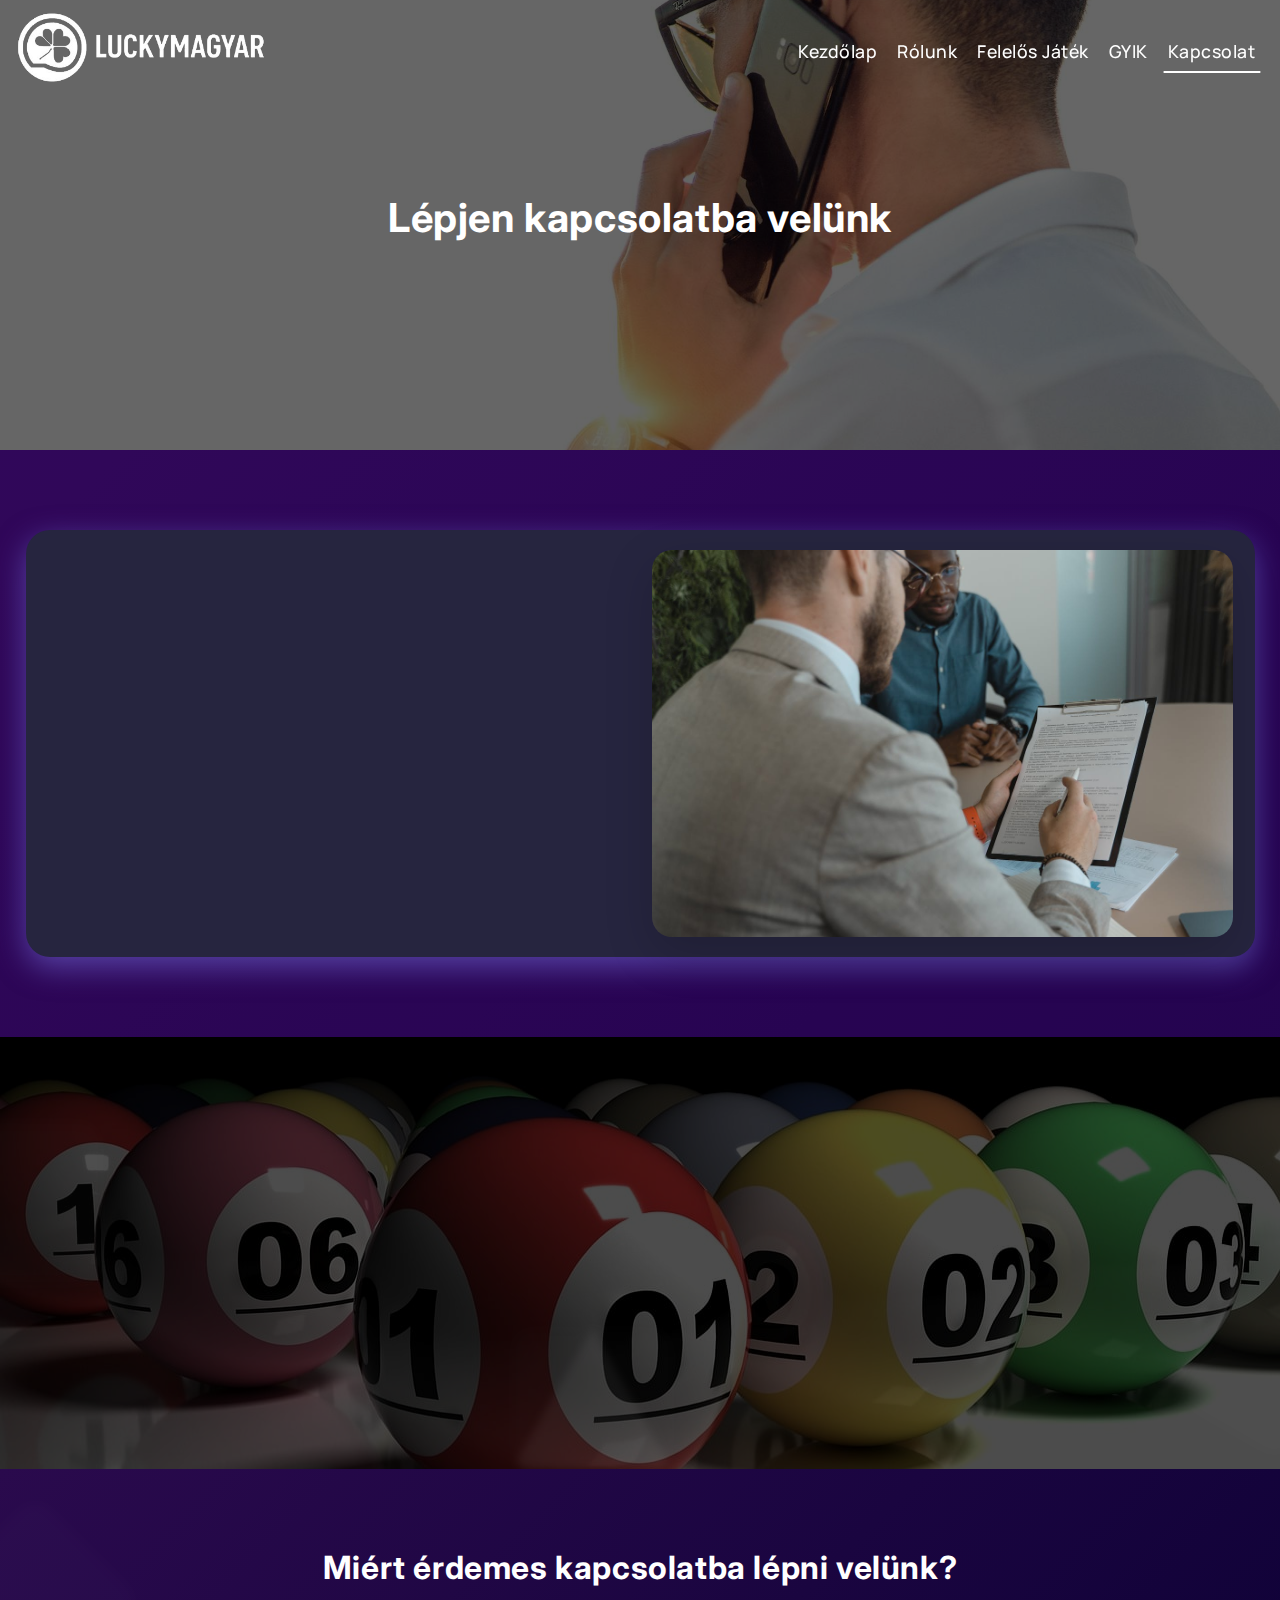
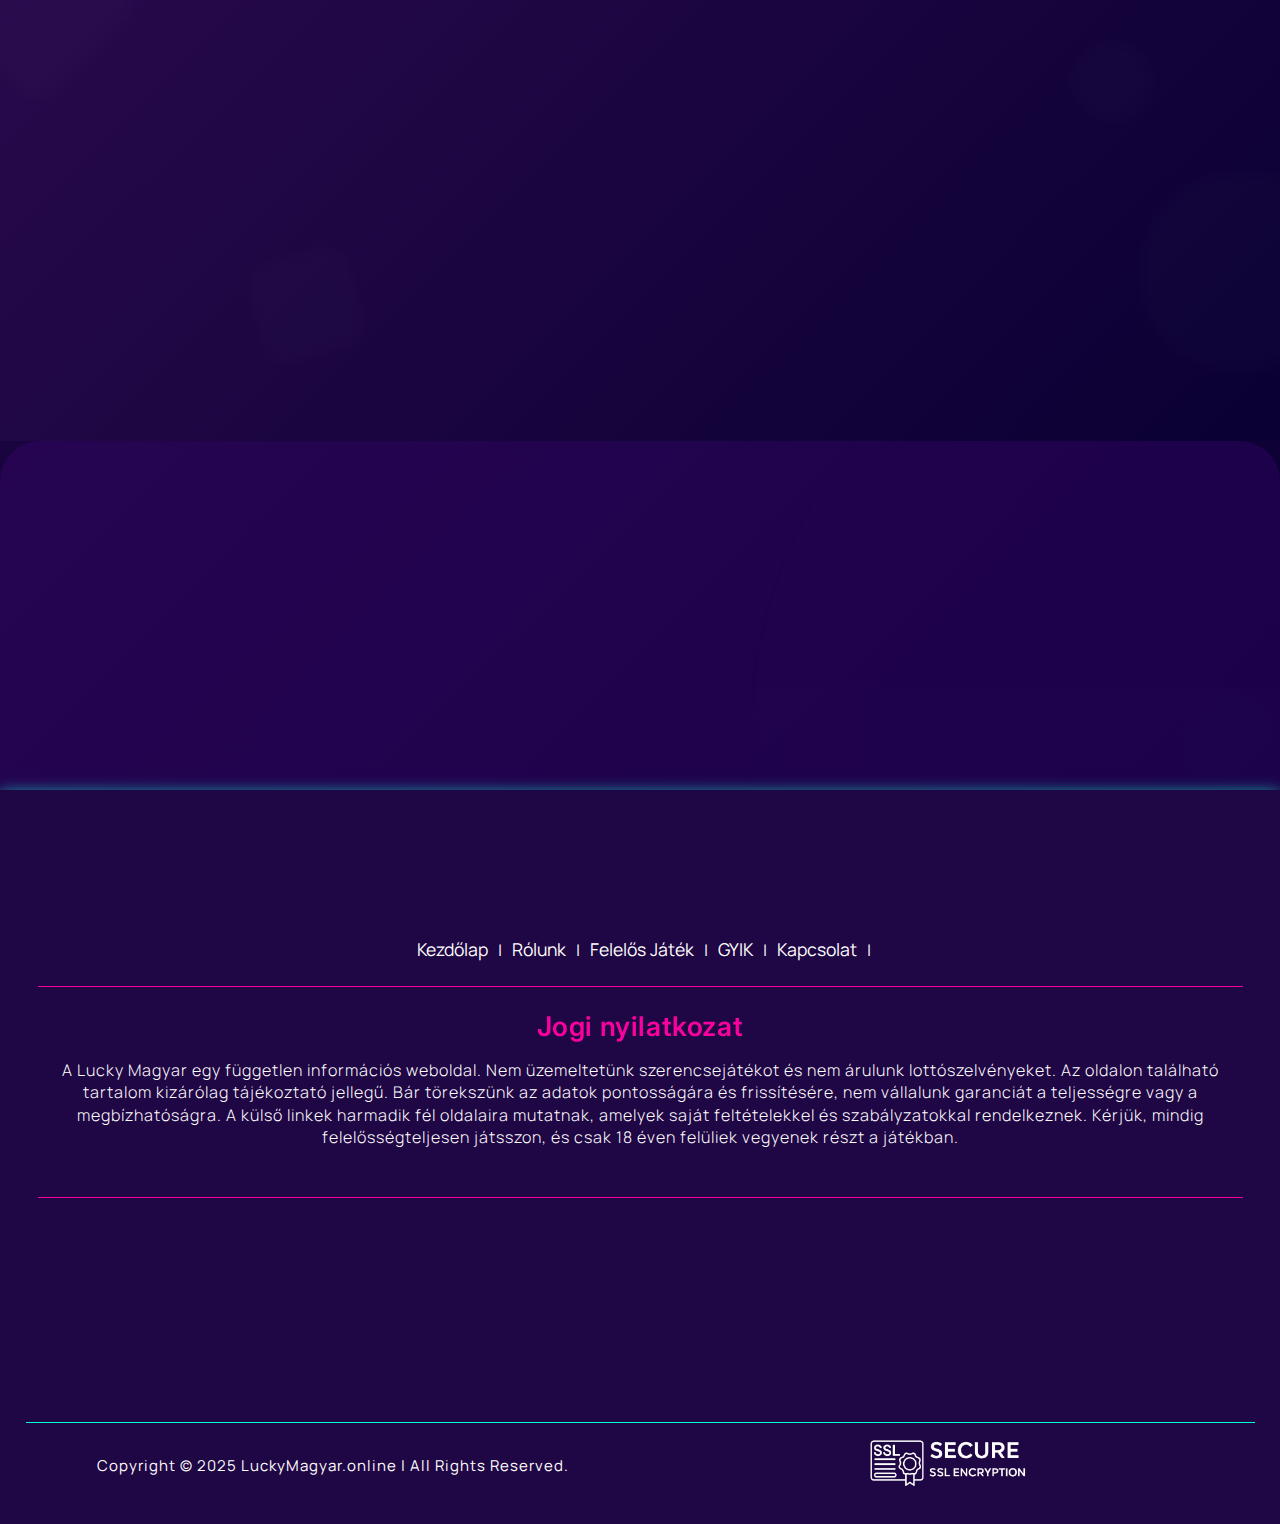
<file: contact.html>
<!DOCTYPE html>
<html lang="en">

<head>
    <meta charset="UTF-8">
    <meta name="viewport" content="width=device-width, initial-scale=1.0">
    <link href="https://cdn.jsdelivr.net/npm/bootstrap@5.3.3/dist/css/bootstrap.min.css" rel="stylesheet">
    <link rel="stylesheet" href="https://cdnjs.cloudflare.com/ajax/libs/font-awesome/6.4.0/css/all.min.css"
        integrity="sha512-pVhn0r6JoRkCy1TxvBNTYuhX7ZdT8qzA2Da0XwqTlI3xuP+5Vz1yGZ2V8pXU4yyX4M7+mWQ6Pz+XXrGs9l8Hvg=="
        crossorigin="anonymous" referrerpolicy="no-referrer" />
    <link rel="shortcut icon" href="./assets/images/favicon.ico" type="image/x-icon">
    <!-- AOS CSS -->
    <link href="https://unpkg.com/aos@2.3.1/dist/aos.css" rel="stylesheet">
    <link rel="stylesheet" href="./assets/css/styles.css">
    <link rel="stylesheet" href="./assets/css/responsive.css">
    <title>Kapcsolat</title>
</head>

<body>

    <header class="sticky-header">
        <div class="container">
            <nav class="navigation-bar">
                <div class="brand-container">
                    <a href="./" class="brand-link">
                    </a>
                </div>

                <div class="menu-toggle-btn"></div>

                <div class="navigation-menu">
                    <ul>

                        <li><a href="./">Kezdőlap</a></li>
                        <li><a href="./about">Rólunk</a></li>
                        <li><a href="./responsible-gaming">Felelős Játék</a></li>
                        <li><a href="./faq">GYIK</a></li>
                        <li><a class="active" href="./contact">Kapcsolat</a></li>
                    </ul>
                    <div class="menu-close-btn"></div>
                </div>
            </nav>
        </div>
    </header>

    <main style="background: linear-gradient(135deg, #2a0a4d, #0a0033);">
        <!-- Inner Page Banner -->
        <!-- About Us Page Banner -->
        <section class="innerpage-banner d-flex align-items-center text-center"
            style="background-image: url('./assets/images/contact-bammer.jpg');">
            <div class="container">
                <div class="innerpage-banner-content">
                    <h1 class="innerpage-title">Lépjen kapcsolatba velünk</h1>

                </div>
            </div>
        </section>

        <section class="keno-section ">
            
            <div class="container">
                <div class="row align-items-center flex-lg-row-reverse">
                    <!-- Image Column -->
                    <div class="col-lg-6 mb-4 mb-lg-0" data-aos="fade-left">
                        <div class="keno-image">
                            <img src="./assets/images/feedback.jpg" alt="KENO Mission" class="img-fluid rounded shadow-lg">
                        </div>
                    </div>
                    <!-- Content Column -->
                    <div class="col-lg-6">
                        <div class="keno-content" data-aos="fade-right">
                            <p>
                                Kérdése, javaslata vagy együttműködési ötlete van? A Lucky Magyar csapata készséggel áll
                                rendelkezésére. Fontos számunkra a játékosok és partnereink visszajelzése, és igyekszünk
                                minden megkeresésre a lehető leggyorsabban reagálni.
                            </p>
                        </div>
                    </div>
                </div>
            </div>
        </section>
        <section class="contact-section position-relative overflow-hidden">
            <!-- Background Shapes -->
            <div class="bg-shape shape-circle"></div>
            <div class="bg-shape shape-square"></div>
            <div class="bg-shape shape-triangle"></div>

            <div class="container">
                <div class="row justify-content-center">
                    <div class="col-lg-8">
                        <div class="card contact-card text-center p-5 rounded-4 shadow-lg" data-aos="fade-up"
                            data-aos-duration="2000">
                            <h2 class="contact-heading mb-4">Elérhetőségeink</h2>
                            <p class="contact-item mb-3">
                                <span class="contact-icon">📧</span>
                                <strong class="text-white">Email:</strong>
                                <a href="mailto:contact@LuckyMagyar.online"
                                    class="contact-link">contact@LuckyMagyar.online</a>
                            </p>
                            <p class="contact-response mb-0">
                                Általában 48 órán belül válaszolunk.
                            </p>
                        </div>
                    </div>
                </div>
            </div>
        </section>






        <section class="keno-tips-section overflow-class "
            style="background: linear-gradient(135deg, #2a0a4d, #0a0033);">
            <!-- Geometric Shapes -->
            <div class="bg-shape bg-shape-1"></div>
            <div class="bg-shape bg-shape-2"></div>
            <div class="bg-shape bg-shape-3"></div>
            <div class="bg-shape bg-shape-4"></div>
            <div class="container">
                <!-- Heading -->
                <h2 class="keno-tips-heading mb-4">Miért érdemes kapcsolatba lépni velünk?</h2>
                

                <div class="row g-4">
                    <!-- Tip 1 -->
                    <div class="col-12 col-sm-6 col-md-6 col-lg-3" data-aos="fade-right">
                        <div class="tip-card h-100">
                            <div class="tip-image">
                                <img src="./assets/images/question.jpg" alt="Esélyek" />
                            </div>

                            <p class="tip-text">
                                Kérdések a KENO útmutatókkal, eredményekkel vagy forrásokkal kapcsolatban
                            </p>
                        </div>
                    </div>

                    <!-- Tip 2 -->
                    <div class="col-12 col-sm-6 col-md-6 col-lg-3" data-aos="fade-right">
                        <div class="tip-card h-100">
                            <div class="tip-image">
                                <img src="./assets/images/suggestion.jpg" alt="Költségkeret" />
                            </div>

                            <p class="tip-text">
                                Új funkciók vagy tartalmak javaslata

                            </p>
                        </div>
                    </div>

                    <!-- Tip 3 -->
                    <div class="col-12 col-sm-6 col-md-6 col-lg-3" data-aos="fade-left">
                        <div class="tip-card h-100">
                            <div class="tip-image">
                                <img src="./assets/images/report.jpg" alt="Szórakozás" />
                            </div>

                            <p class="tip-text">
                                Technikai probléma bejelentése az oldalon
                            </p>
                        </div>
                    </div>

                    <!-- Tip 4 -->
                    <div class="col-12 col-sm-6 col-md-6 col-lg-3" data-aos="fade-left">
                        <div class="tip-card h-100">
                            <div class="tip-image">
                                <img src="./assets/images/parternship.jpg" alt="Tájékozottság" />
                            </div>

                            <p class="tip-text">
                                Partnerségi és együttműködési lehetőségek
                            </p>
                        </div>
                    </div>
                </div>
            </div>
        </section>

















































        <section class="join-community-modern py-5 overflow-class">
            <!-- Background animation shape -->
            <div class="bg-shape"></div>

            <div class="container">
                <div class="row justify-content-center">
                    <div class="col-lg-8">
                        <div class="card text-center p-5 rounded-4 shadow-lg" data-aos="fade-up"
                            data-aos-duration="3000">
                            <h2 class="community-heading mb-3">Maradjon kapcsolatban</h2>
                            <p class="community-text mb-2">
                                Csatlakozzon a magyar KENO közösséghez! Iratkozzon fel hírlevelünkre, és értesüljön
                                elsőként a legújabb útmutatókról, tippekről és eredményekről.
                            </p>


                            <!-- Newsletter Form -->
                            <form class="d-flex justify-content-center flex-wrap gap-2">
                                <input type="email" class="form-control w-75 w-sm-50"
                                    placeholder="Adja meg az email címét">
                                <button type="submit" class="btn btn-warning">Feliratkozás</button>
                            </form>
                        </div>
                    </div>
                </div>
            </div>
        </section>























    </main>

    <footer class="footer scroll-anim overflow-class">
        <div class="container">
            <div class="row align-items-center">
                <div class="col-12 aos-init aos-animate" data-aos="fade-down" data-aos-duration="1000">
                    <div class="footer_logo_box text-center pb-3">
                        <a href="./" class="footer_logo" data-aos="fade-down"></a>
                    </div>
                </div>
                <div class="col-md-12 pb-4">
                    <div class="footer-links">
                        <a href="./">Kezdőlap</a> |
                        <a href="./about">Rólunk</a> |
                        <a href="./responsible-gaming">Felelős Játék</a> |
                        <a href="./lizard">GYIK</a> |
                        <a href="./contact">Kapcsolat</a> |

                    </div>
                </div>
                <div class="col-md-12">
                    <div class="disclaimer_txt text-center pt-4 pb-5">
                        <h3>
                            Jogi nyilatkozat
                        </h3>
                        <p>
                            A Lucky Magyar egy független információs weboldal. Nem üzemeltetünk szerencsejátékot és
                            nem árulunk lottószelvényeket. Az oldalon található tartalom kizárólag tájékoztató
                            jellegű. Bár törekszünk az adatok pontosságára és frissítésére, nem vállalunk garanciát
                            a teljességre vagy a megbízhatóságra. A külső linkek harmadik fél oldalaira mutatnak,
                            amelyek saját feltételekkel és szabályzatokkal rendelkeznek. Kérjük, mindig
                            felelősségteljesen játsszon, és csak 18 éven felüliek vegyenek részt a játékban.
                        </p>
                    </div>
                </div>


                <div class="col-md-12 py-4 text-center aos-init" data-aos="fade-left" data-aos-duration="1000">
                    <h3 class="text-center follow_heading mb-3">
                        Follow Us
                    </h3>
                    <div class="social-links">
                        <a href="https://www.facebook.com/" target="_blank"><svg xmlns="http://www.w3.org/2000/svg"
                                viewBox="0 0 640 640"><!--!Font Awesome Free v7.0.1 by @fontawesome - https://fontawesome.com License - https://fontawesome.com/license/free Copyright 2025 Fonticons, Inc.-->
                                <path
                                    d="M240 363.3L240 576L356 576L356 363.3L442.5 363.3L460.5 265.5L356 265.5L356 230.9C356 179.2 376.3 159.4 428.7 159.4C445 159.4 458.1 159.8 465.7 160.6L465.7 71.9C451.4 68 416.4 64 396.2 64C289.3 64 240 114.5 240 223.4L240 265.5L174 265.5L174 363.3L240 363.3z" />
                            </svg></a>
                        <a href="https://www.instagram.com/?hl=en" target="_blank"><svg
                                xmlns="http://www.w3.org/2000/svg" x="0px" y="0px" width="100" height="100"
                                viewBox="0 0 30 30">
                                <path
                                    d="M 9.9980469 3 C 6.1390469 3 3 6.1419531 3 10.001953 L 3 20.001953 C 3 23.860953 6.1419531 27 10.001953 27 L 20.001953 27 C 23.860953 27 27 23.858047 27 19.998047 L 27 9.9980469 C 27 6.1390469 23.858047 3 19.998047 3 L 9.9980469 3 z M 22 7 C 22.552 7 23 7.448 23 8 C 23 8.552 22.552 9 22 9 C 21.448 9 21 8.552 21 8 C 21 7.448 21.448 7 22 7 z M 15 9 C 18.309 9 21 11.691 21 15 C 21 18.309 18.309 21 15 21 C 11.691 21 9 18.309 9 15 C 9 11.691 11.691 9 15 9 z M 15 11 A 4 4 0 0 0 11 15 A 4 4 0 0 0 15 19 A 4 4 0 0 0 19 15 A 4 4 0 0 0 15 11 z">
                                </path>
                            </svg></a>
                        <a href="https://x.com/?lang=en" target="_blank"><svg xmlns="http://www.w3.org/2000/svg"
                                viewBox="0 0 640 640"><!--!Font Awesome Free v7.0.1 by @fontawesome - https://fontawesome.com License - https://fontawesome.com/license/free Copyright 2025 Fonticons, Inc.-->
                                <path
                                    d="M453.2 112L523.8 112L369.6 288.2L551 528L409 528L297.7 382.6L170.5 528L99.8 528L264.7 339.5L90.8 112L236.4 112L336.9 244.9L453.2 112zM428.4 485.8L467.5 485.8L215.1 152L173.1 152L428.4 485.8z" />
                            </svg></a>
                        <a href="https://www.youtube.com/" target="_blank"><svg xmlns="http://www.w3.org/2000/svg"
                                x="0px" y="0px" width="100" height="100" viewBox="0 0 30 30">
                                <path
                                    d="M 15 4 C 10.814 4 5.3808594 5.0488281 5.3808594 5.0488281 L 5.3671875 5.0644531 C 3.4606632 5.3693645 2 7.0076245 2 9 L 2 15 L 2 15.001953 L 2 21 L 2 21.001953 A 4 4 0 0 0 5.3769531 24.945312 L 5.3808594 24.951172 C 5.3808594 24.951172 10.814 26.001953 15 26.001953 C 19.186 26.001953 24.619141 24.951172 24.619141 24.951172 L 24.621094 24.949219 A 4 4 0 0 0 28 21.001953 L 28 21 L 28 15.001953 L 28 15 L 28 9 A 4 4 0 0 0 24.623047 5.0546875 L 24.619141 5.0488281 C 24.619141 5.0488281 19.186 4 15 4 z M 12 10.398438 L 20 15 L 12 19.601562 L 12 10.398438 z">
                                </path>
                            </svg></a>
                    </div>
                </div>
                <div class="col-md-12 aos-init" data-aos="fade-right" data-aos-duration="1000">
                    <div class="footer-links">
                        <a href="./privacy-policy">Adatvédelmi Szabályzat</a> |
                        <a href="./cookie-policy">Cookie Szabályzat</a> |
                        <a href="./terms-condition">Általános Szerződési Feltételek</a>
                    </div>
                </div>
            </div>
        </div>
    </footer>
    <div class="after-footer text-center" style=" background-color: #1f0644 ">
        <div class="container">
            <div class="row py-3" style="  border-top: 1px solid #00ffcc;">
                <div class="col-12">
                    <div class="row align-items-center">
                        <div class="col-md-6 mb-3 mb-md-0 ">
                            <div class="text-center copyright-text">
                                <p>
                                    Copyright © 2025 LuckyMagyar.online | All Rights Reserved.
                                </p>
                            </div>
                        </div>
                        <div class="col-md-6">
                            <div class="ssl-certi-inner" style="background-image: url('./assets/images/ssl.png');">
                            </div>
                        </div>
                    </div>
                </div>
            </div>
        </div>
    </div>

</body>






<script src="https://cdn.jsdelivr.net/npm/bootstrap@5.3.3/dist/js/bootstrap.bundle.min.js"></script>

<script src="./assets/js/jquery.js"></script>
<script src="./assets/js/index.js"></script>
<!-- AOS JS -->
<script src="https://unpkg.com/aos@2.3.1/dist/aos.js"></script>
<script>
    AOS.init();
</script>


</html>
</file>
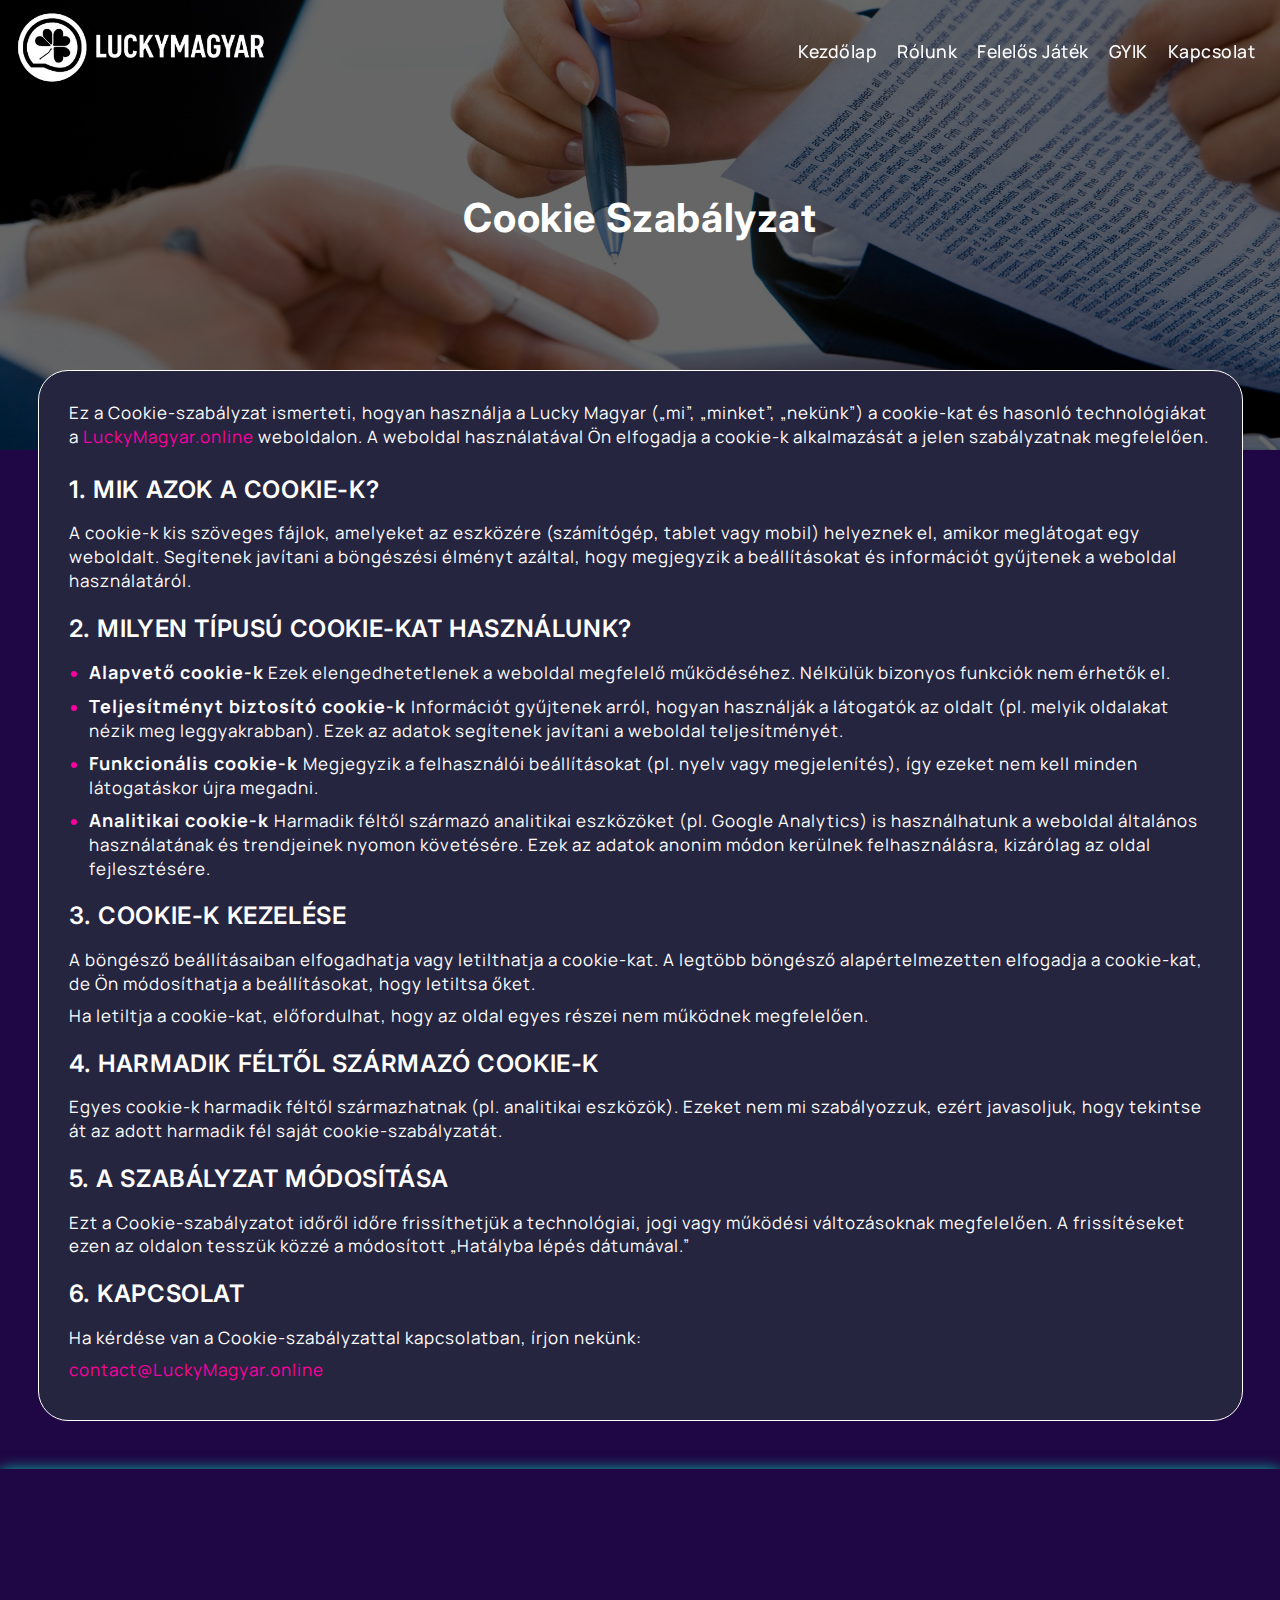
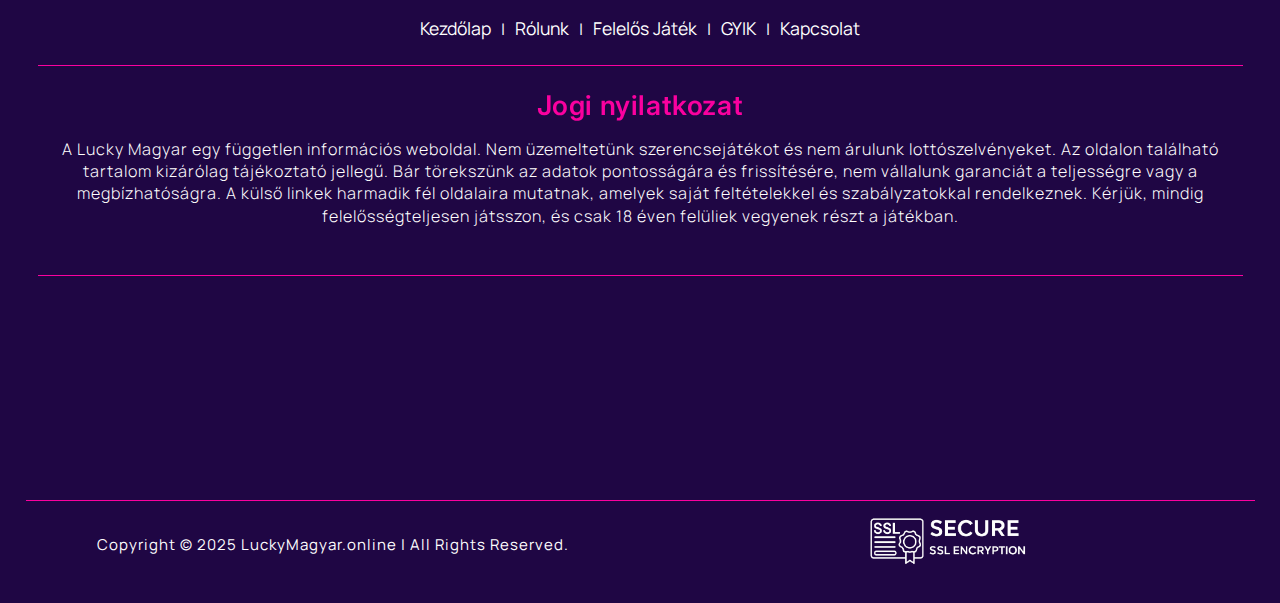
<file: cookie-policy.html>
<!DOCTYPE html>
<html lang="hu">

<head>
    <meta charset="UTF-8">
    <meta name="viewport" content="width=device-width, initial-scale=1.0">
    <link href="https://cdn.jsdelivr.net/npm/bootstrap@5.3.3/dist/css/bootstrap.min.css" rel="stylesheet">
    <link rel="stylesheet" href="https://cdnjs.cloudflare.com/ajax/libs/font-awesome/6.4.0/css/all.min.css"
        integrity="sha512-pVhn0r6JoRkCy1TxvBNTYuhX7ZdT8qzA2Da0XwqTlI3xuP+5Vz1yGZ2V8pXU4yyX4M7+mWQ6Pz+XXrGs9l8Hvg=="
        crossorigin="anonymous" referrerpolicy="no-referrer" />
    <link rel="shortcut icon" href="./assets/images/fav.png" type="image/x-icon">
    <!-- AOS CSS -->
    <link href="https://unpkg.com/aos@2.3.1/dist/aos.css" rel="stylesheet">
    <link rel="stylesheet" href="./assets/css/styles.css">
    <link rel="stylesheet" href="./assets/css/responsive.css">
    <title>Cookie Szabályzat</title>
</head>

<body>

    <header class="sticky-header">
        <div class="container">
            <nav class="navigation-bar">
                <div class="brand-container">
                    <a href="./" class="brand-link">
                    </a>
                </div>

                <div class="menu-toggle-btn"></div>

                <div class="navigation-menu">
                    <ul>

                        <li><a href="./">Kezdőlap</a></li>
                        <li><a href="./about">Rólunk</a></li>
                        <li><a href="./responsible-gaming">Felelős Játék</a></li>
                        <li><a href="./faq">GYIK</a></li>
                        <li><a href="./contact">Kapcsolat</a></li>
                    </ul>
                    <div class="menu-close-btn"></div>
                </div>
            </nav>
        </div>
    </header>

    <main>
        <!-- Inner Page Banner -->
        <!-- About Us Page Banner -->
        <section class="innerpage-banner d-flex align-items-center text-center"
            style="background-image: url('./assets/images/cookie_banner.jpg');">
            <div class="container">
                <div class="innerpage-banner-content">
                    <h1 class="innerpage-title">Cookie Szabályzat</h1>

                </div>
            </div>
        </section>







        <!-- Privacy Pages Content Section Start -->
        <section class="footer-pages-content-section pb-7 mb-5">
            <div class="container">
                <div class="footer-pages-wrap">
                    <div class="footer-pages-content-grp">

                        <p class="mb-4">
                            Ez a Cookie-szabályzat ismerteti, hogyan használja a Lucky Magyar („mi”, „minket”, „nekünk”)
                            a cookie-kat és hasonló technológiákat a <a href="./"
                                class="text_theme">LuckyMagyar.online</a> weboldalon. A weboldal
                            használatával Ön elfogadja a cookie-k alkalmazását a jelen szabályzatnak megfelelően.
                        </p>

                    </div>



                    <div class="footer-pages-content-grp">
                        <h3>
                            1. Mik azok a cookie-k?
                        </h3>
                        <p>A cookie-k kis szöveges fájlok, amelyeket az eszközére (számítógép, tablet vagy mobil)
                            helyeznek el, amikor meglátogat egy weboldalt. Segítenek javítani a böngészési élményt
                            azáltal, hogy megjegyzik a beállításokat és információt gyűjtenek a weboldal használatáról.
                        </p>


                    </div>


                    <div class="footer-pages-content-grp">
                        <h3>
                            2. Milyen típusú cookie-kat használunk?
                        </h3>

                        <ul>
                            <li>
                                <p>
                                    <strong>Alapvető cookie-k</strong>
                                    Ezek elengedhetetlenek a weboldal megfelelő működéséhez. Nélkülük bizonyos funkciók
                                    nem érhetők el.
                                </p>
                            </li>
                            <li>
                                <p>
                                    <strong>
                                        Teljesítményt biztosító cookie-k
                                    </strong> Információt gyűjtenek arról, hogyan használják a látogatók az oldalt (pl.
                                    melyik oldalakat nézik meg leggyakrabban). Ezek az adatok segítenek javítani a
                                    weboldal teljesítményét.
                                </p>
                            </li>
                            <li>
                                <p>
                                    <strong>
                                        Funkcionális cookie-k
                                    </strong> Megjegyzik a felhasználói beállításokat (pl. nyelv vagy megjelenítés), így
                                    ezeket nem kell minden látogatáskor újra megadni.
                                </p>
                            </li>
                            <li>
                                <p>
                                    <strong>
                                        Analitikai cookie-k
                                    </strong> Harmadik féltől származó analitikai eszközöket (pl. Google Analytics) is
                                    használhatunk a weboldal általános használatának és trendjeinek nyomon követésére.
                                    Ezek az adatok anonim módon kerülnek felhasználásra, kizárólag az oldal
                                    fejlesztésére.
                                </p>
                            </li>

                        </ul>
                    </div>

                    <div class="footer-pages-content-grp">
                        <h3>
                            3. Cookie-k kezelése
                        </h3>

                        <p>A böngésző beállításaiban elfogadhatja vagy letilthatja a cookie-kat. A legtöbb böngésző
                            alapértelmezetten elfogadja a cookie-kat, de Ön módosíthatja a beállításokat, hogy letiltsa
                            őket.</p>
                        <p>Ha letiltja a cookie-kat, előfordulhat, hogy az oldal egyes részei nem működnek megfelelően.
                        </p>
                    </div>

                    <div class="footer-pages-content-grp">
                        <h3>
                            4. Harmadik féltől származó cookie-k
                        </h3>
                        <p>
                            Egyes cookie-k harmadik féltől származhatnak (pl. analitikai eszközök). Ezeket nem mi
                            szabályozzuk, ezért javasoljuk, hogy tekintse át az adott harmadik fél saját
                            cookie-szabályzatát.
                        </p>

                    </div>

                    <div class="footer-pages-content-grp">
                        <h3>
                            5. A szabályzat módosítása
                        </h3>
                        <p>
                            Ezt a Cookie-szabályzatot időről időre frissíthetjük a technológiai, jogi vagy működési
                            változásoknak megfelelően. A frissítéseket ezen az oldalon tesszük közzé a módosított
                            „Hatályba lépés dátumával.”
                        </p>

                    </div>

                    <div class="footer-pages-content-grp">
                        <h3>
                            6. Kapcsolat
                        </h3>
                        <p>
                            Ha kérdése van a Cookie-szabályzattal kapcsolatban, írjon nekünk:
                        </p>

                        <p><a href="mailto:contact@LuckyMagyar.online" class="text_theme">contact@LuckyMagyar.online</a></p>
                    </div>




                </div>
            </div>
        </section>
        <!-- Privacy Pages Content Section End-->

























    </main>

    <footer class="footer scroll-anim overflow-class">
        <div class="container">
            <div class="row align-items-center">
                <div class="col-12 aos-init aos-animate" data-aos="fade-down" data-aos-duration="1000">
                    <div class="footer_logo_box text-center pb-3">
                        <a href="./" class="footer_logo" data-aos="fade-down"></a>
                    </div>
                </div>
                <div class="col-md-12 pb-4">
                    <div class="footer-links">
                        <a href="./">Kezdőlap</a> |
                        <a href="./about">Rólunk</a> |
                        <a href="./responsible-gaming">Felelős Játék</a> |
                       <a href="./faq">GYIK</a> |
                        <a href="./contact">Kapcsolat</a> 

                    </div>
                </div>
                <div class="col-md-12">
                    <div class="disclaimer_txt text-center pt-4 pb-5">
                        <h3>
                            Jogi nyilatkozat
                        </h3>
                        <p>
                            A Lucky Magyar egy független információs weboldal. Nem üzemeltetünk szerencsejátékot és
                            nem árulunk lottószelvényeket. Az oldalon található tartalom kizárólag tájékoztató
                            jellegű. Bár törekszünk az adatok pontosságára és frissítésére, nem vállalunk garanciát
                            a teljességre vagy a megbízhatóságra. A külső linkek harmadik fél oldalaira mutatnak,
                            amelyek saját feltételekkel és szabályzatokkal rendelkeznek. Kérjük, mindig
                            felelősségteljesen játsszon, és csak 18 éven felüliek vegyenek részt a játékban.
                        </p>
                    </div>
                </div>


                <div class="col-md-12 py-4 text-center aos-init" data-aos="fade-left" data-aos-duration="1000">
                    <h3 class="text-center follow_heading mb-3">
                        Follow Us
                    </h3>
                    <div class="social-links">
                        <a href="https://www.facebook.com/" target="_blank" >


                            <svg style="width: 20px;" xmlns="http://www.w3.org/2000/svg" viewBox="0 0 320 512">
                                <path d="M80 299.3V512H196V299.3h86.5l18-97.8H196V166.9c0-51.7 20.3-71.5 72.7-71.5c16.3 0 29.4 .4 37 1.2V7.9C291.4 4 256.4 0 236.2 0C129.3 0 80 50.5 80 159.4v42.1H14v97.8H80z">
                                </path>
                            </svg>
                        
                        
                        
                        </a>
                        <a href="https://www.instagram.com/?hl=en" target="_blank"><svg
                                xmlns="http://www.w3.org/2000/svg" x="0px" y="0px" width="100" height="100"
                                viewBox="0 0 30 30">
                                <path
                                    d="M 9.9980469 3 C 6.1390469 3 3 6.1419531 3 10.001953 L 3 20.001953 C 3 23.860953 6.1419531 27 10.001953 27 L 20.001953 27 C 23.860953 27 27 23.858047 27 19.998047 L 27 9.9980469 C 27 6.1390469 23.858047 3 19.998047 3 L 9.9980469 3 z M 22 7 C 22.552 7 23 7.448 23 8 C 23 8.552 22.552 9 22 9 C 21.448 9 21 8.552 21 8 C 21 7.448 21.448 7 22 7 z M 15 9 C 18.309 9 21 11.691 21 15 C 21 18.309 18.309 21 15 21 C 11.691 21 9 18.309 9 15 C 9 11.691 11.691 9 15 9 z M 15 11 A 4 4 0 0 0 11 15 A 4 4 0 0 0 15 19 A 4 4 0 0 0 19 15 A 4 4 0 0 0 15 11 z">
                                </path>
                            </svg></a>
                        <a href="https://x.com/?lang=en" target="_blank">

                            <svg xmlns="http://www.w3.org/2000/svg" viewBox="0 0 512 512">
                                <path d="M389.2 48h70.6L305.6 224.2 487 464H345L233.7 318.6 106.5 464H35.8L200.7 275.5 26.8 48H172.4L272.9 180.9 389.2 48zM364.4 421.8h39.1L151.1 88h-42L364.4 421.8z">
                                </path>
                            </svg>
                            
                            
                            
                           </a>
                        <a href="https://www.youtube.com/" target="_blank"><svg xmlns="http://www.w3.org/2000/svg"
                                x="0px" y="0px" width="100" height="100" viewBox="0 0 30 30">
                                <path
                                    d="M 15 4 C 10.814 4 5.3808594 5.0488281 5.3808594 5.0488281 L 5.3671875 5.0644531 C 3.4606632 5.3693645 2 7.0076245 2 9 L 2 15 L 2 15.001953 L 2 21 L 2 21.001953 A 4 4 0 0 0 5.3769531 24.945312 L 5.3808594 24.951172 C 5.3808594 24.951172 10.814 26.001953 15 26.001953 C 19.186 26.001953 24.619141 24.951172 24.619141 24.951172 L 24.621094 24.949219 A 4 4 0 0 0 28 21.001953 L 28 21 L 28 15.001953 L 28 15 L 28 9 A 4 4 0 0 0 24.623047 5.0546875 L 24.619141 5.0488281 C 24.619141 5.0488281 19.186 4 15 4 z M 12 10.398438 L 20 15 L 12 19.601562 L 12 10.398438 z">
                                </path>
                            </svg></a>
                    </div>
                </div>
                <div class="col-md-12 aos-init" data-aos="fade-right" data-aos-duration="1000">
                    <div class="footer-links">
                        <a href="./privacy-policy">Adatvédelmi Szabályzat</a> |
                        <a href="./cookie-policy">Cookie Szabályzat</a> |
                        <a href="./terms-condition">Általános Szerződési Feltételek</a>
                    </div>
                </div>
            </div>
        </div>
    </footer>
    <div class="after-footer text-center" style=" background-color: #1f0644 ">
        <div class="container">
            <div class="row py-3" style="  border-top: 1px solid #fa009f;">
                <div class="col-12">
                    <div class="row align-items-center">
                        <div class="col-md-6 mb-3 mb-md-0 ">
                            <div class="text-center copyright-text">
                                <p>
                                    Copyright © 2025 LuckyMagyar.online | All Rights Reserved.
                                </p>
                            </div>
                        </div>
                        <div class="col-md-6">
                            <div class="ssl-certi-inner" style="background-image: url('./assets/images/ssl.png');">
                            </div>
                        </div>
                    </div>
                </div>
            </div>
        </div>
    </div>
















    <script src="https://cdn.jsdelivr.net/npm/bootstrap@5.3.3/dist/js/bootstrap.bundle.min.js"></script>

    <script src="./assets/js/jquery.js"></script>
    <script src="./assets/js/index.js"></script>
    <!-- AOS JS -->
    <script src="https://unpkg.com/aos@2.3.1/dist/aos.js"></script>
    <script>
        AOS.init();
    </script>

</body>









</html>
</file>
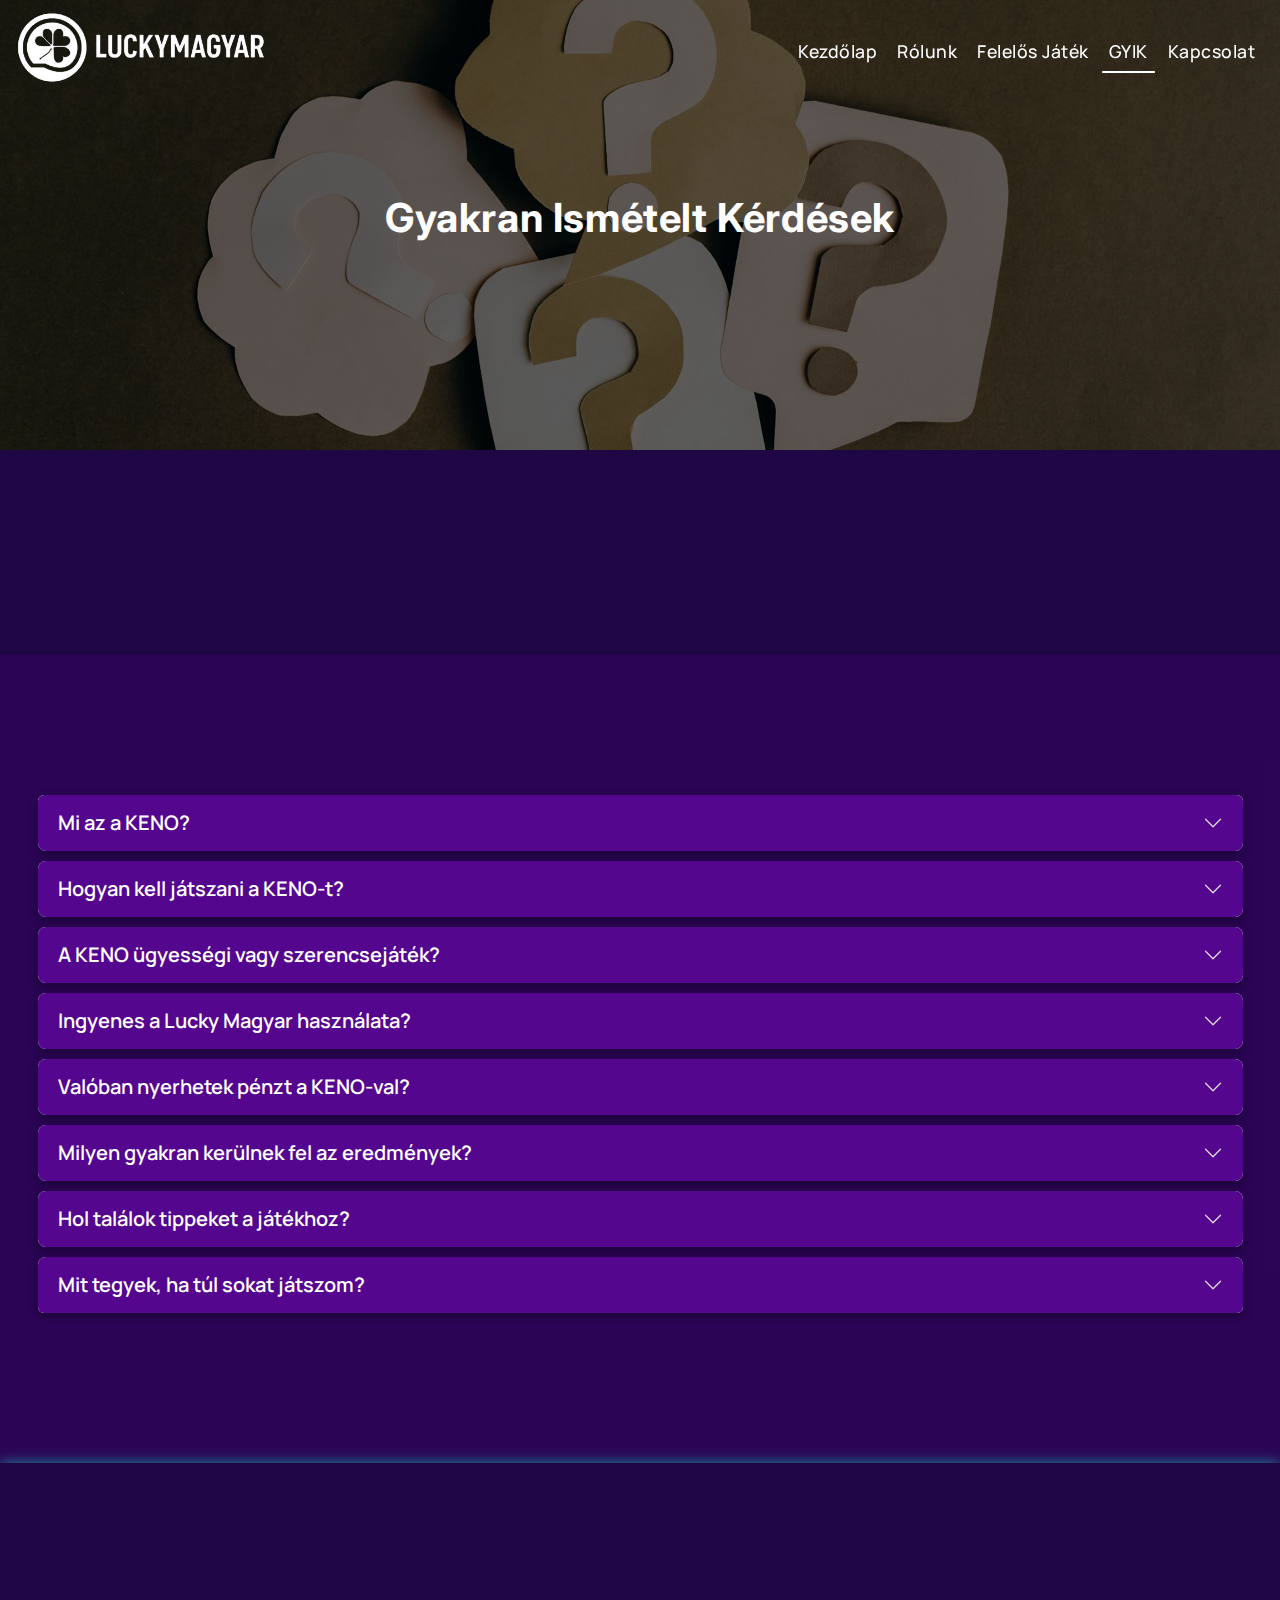
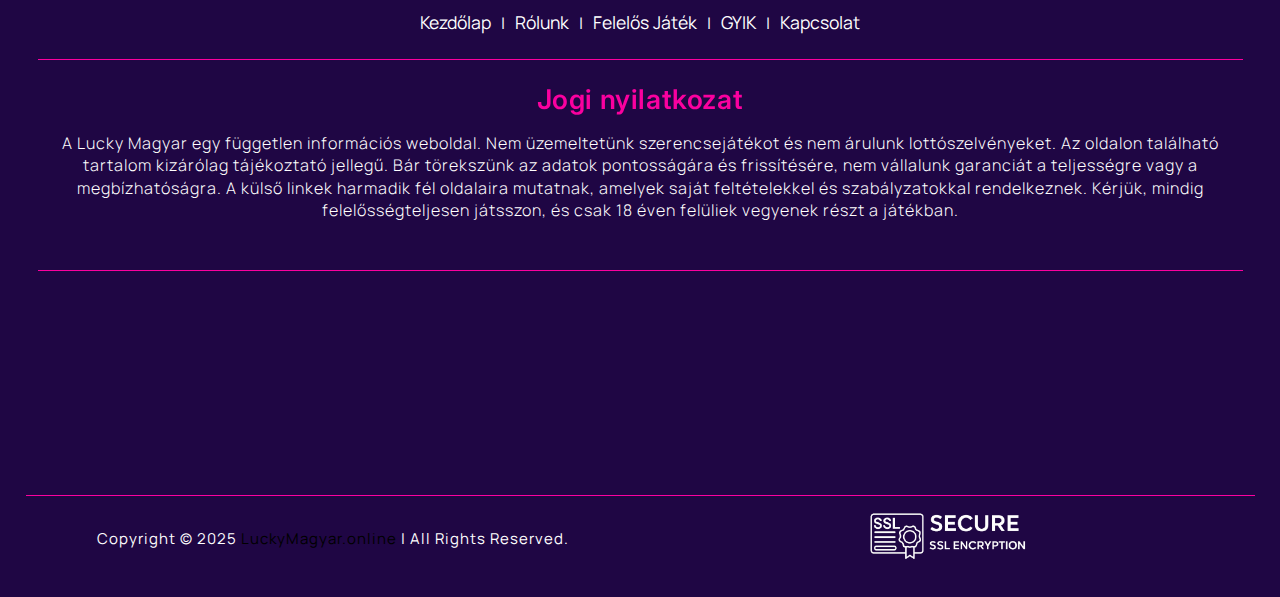
<file: faq.html>
<!DOCTYPE html>
<html lang="hu">

<head>
    <meta charset="UTF-8">
    <meta name="viewport" content="width=device-width, initial-scale=1.0">
    <link href="https://cdn.jsdelivr.net/npm/bootstrap@5.3.3/dist/css/bootstrap.min.css" rel="stylesheet">
    <link rel="stylesheet" href="https://cdnjs.cloudflare.com/ajax/libs/font-awesome/6.4.0/css/all.min.css"
        integrity="sha512-pVhn0r6JoRkCy1TxvBNTYuhX7ZdT8qzA2Da0XwqTlI3xuP+5Vz1yGZ2V8pXU4yyX4M7+mWQ6Pz+XXrGs9l8Hvg=="
        crossorigin="anonymous" referrerpolicy="no-referrer" />
    <link rel="shortcut icon" href="./assets/images/fav.png" type="image/x-icon">
    <!-- AOS CSS -->
    <link href="https://unpkg.com/aos@2.3.1/dist/aos.css" rel="stylesheet">
    <link rel="stylesheet" href="./assets/css/styles.css">
    <link rel="stylesheet" href="./assets/css/responsive.css">
    <title>GYIK</title>
</head>

<body>

    <header class="sticky-header">
        <div class="container">
            <nav class="navigation-bar">
                <div class="brand-container">
                    <a href="./" class="brand-link">
                    </a>
                </div>

                <div class="menu-toggle-btn"></div>

                <div class="navigation-menu">
                    <ul>

                        <li><a href="./">Kezdőlap</a></li>
                        <li><a href="./about">Rólunk</a></li>
                        <li><a href="./responsible-gaming">Felelős Játék</a></li>
                        <li><a class="active" href="./lizard">GYIK</a></li>
                        <li><a href="./contact">Kapcsolat</a></li>
                    </ul>
                    <div class="menu-close-btn"></div>
                </div>
            </nav>
        </div>
    </header>

    <main>
        <!-- Inner Page Banner -->
        <!-- About Us Page Banner -->
        <section class="innerpage-banner d-flex align-items-center text-center"
            style="background-image: url('./assets/images/faq-banner.jpg');">
            <div class="container">
                <div class="innerpage-banner-content">
                    <h1 class="innerpage-title">Gyakran Ismételt Kérdések</h1>

                </div>
            </div>
        </section>

        <!-- Section 1 -->
        <section class="keno-section " style="background: none;">
            <div class="container">
                <div class="row align-items-center " style="border: none; padding: 0; box-shadow: none; background: none;">
                    <!-- Image Column -->

                    <!-- Content Column -->
                    <div class="col-12">
                        <div class="keno-content text-center" data-aos="fade-right">
                            <p class="temp-font-size">
                                Itt egyszerű válaszokat talál a leggyakoribb kérdésekre a KENO-ról és a Lucky Magyarról.
                            </p>
                        </div>
                    </div>
                </div>
            </div>
        </section>





        <section class="lizard-section accordion-section ">

            <div class="container py-2 py-md-3 py-lg-5">

                <!-- Bootstrap Accordion -->
                <div class="accordion" id="offerAccordion">

                    <!-- Item 1 -->
                    <div class="accordion-item">
                        <h2 class="accordion-header" id="headingOne">
                            <button class="accordion-button collapsed" type="button" data-bs-toggle="collapse"
                                data-bs-target="#collapseOne">
                                Mi az a KENO?
                            </button>
                        </h2>
                        <div id="collapseOne" class="accordion-collapse collapse" data-bs-parent="#offerAccordion">
                            <div class="accordion-body">
                                A KENO egy lottó jellegű játék, ahol számokat választ, majd megvárja a sorsolást. Minél
                                több szám egyezik, annál nagyobb lehet a nyeremény.
                            </div>
                        </div>
                    </div>

                    <!-- Item 2 -->
                    <div class="accordion-item">
                        <h2 class="accordion-header" id="headingTwo">
                            <button class="accordion-button collapsed" type="button" data-bs-toggle="collapse"
                                data-bs-target="#collapseTwo">
                                Hogyan kell játszani a KENO-t?
                            </button>
                        </h2>
                        <div id="collapseTwo" class="accordion-collapse collapse" data-bs-parent="#offerAccordion">
                            <div class="accordion-body">
                                Nagyon egyszerű! Válassza ki a számokat, tegye meg a tétet, majd ellenőrizze az
                                eredményt a sorsolás után. Sok szolgáltató napi több sorsolást is kínál.
                            </div>
                        </div>
                    </div>

                    <!-- Item 3 -->
                    <div class="accordion-item">
                        <h2 class="accordion-header" id="headingThree">
                            <button class="accordion-button collapsed" type="button" data-bs-toggle="collapse"
                                data-bs-target="#collapseThree">
                                A KENO ügyességi vagy szerencsejáték?
                            </button>
                        </h2>
                        <div id="collapseThree" class="accordion-collapse collapse" data-bs-parent="#offerAccordion">
                            <div class="accordion-body">
                                A KENO szerencsejáték. Nincs biztos stratégia, de a szabályok ismerete és a határok
                                betartása szórakoztatóbbá teszi a játékot.
                            </div>
                        </div>
                    </div>

                    <!-- Item 4 -->
                    <div class="accordion-item">
                        <h2 class="accordion-header" id="headingFour">
                            <button class="accordion-button collapsed" type="button" data-bs-toggle="collapse"
                                data-bs-target="#collapseFour">
                                Ingyenes a Lucky Magyar használata?
                            </button>
                        </h2>
                        <div id="collapseFour" class="accordion-collapse collapse" data-bs-parent="#offerAccordion">
                            <div class="accordion-body">
                                Igen, a Lucky Magyar teljesen ingyenes. Az információkhoz, útmutatókhoz és eredményekhez
                                díjmentesen hozzáférhet.
                            </div>
                        </div>
                    </div>

                    <!-- Item 5 -->
                    <div class="accordion-item">
                        <h2 class="accordion-header" id="headingFive">
                            <button class="accordion-button collapsed" type="button" data-bs-toggle="collapse"
                                data-bs-target="#collapseFive">
                                Valóban nyerhetek pénzt a KENO-val?
                            </button>
                        </h2>
                        <div id="collapseFive" class="accordion-collapse collapse" data-bs-parent="#offerAccordion">
                            <div class="accordion-body">
                                Igen, de ne feledje — a KENO szerencsejátékon alapul. Mindig szórakozásból játsszon, ne
                                bevételi forrásként.
                            </div>
                        </div>
                    </div>

                    <!-- Item 6 -->
                    <div class="accordion-item">
                        <h2 class="accordion-header" id="headingSix">
                            <button class="accordion-button collapsed" type="button" data-bs-toggle="collapse"
                                data-bs-target="#collapseSix">
                                Milyen gyakran kerülnek fel az eredmények?
                            </button>
                        </h2>
                        <div id="collapseSix" class="accordion-collapse collapse" data-bs-parent="#offerAccordion">
                            <div class="accordion-body">
                                Rendszeresen frissítjük az eredményeket, így mindig naprakész maradhat a legutóbbi
                                sorsolásokkal kapcsolatban.
                            </div>
                        </div>
                    </div>

                    <!-- Item 7 -->
                    <div class="accordion-item">
                        <h2 class="accordion-header" id="headingSeven">
                            <button class="accordion-button collapsed" type="button" data-bs-toggle="collapse"
                                data-bs-target="#collapseSeven">
                                Hol találok tippeket a játékhoz?
                            </button>
                        </h2>
                        <div id="collapseSeven" class="accordion-collapse collapse" data-bs-parent="#offerAccordion">
                            <div class="accordion-body">
                                A Lucky Magyar útmutatóiban és cikkeiben megtalálja a kezdőknek szóló alapokat és a
                                tapasztaltabb játékosoknak szánt tippeket is.
                            </div>
                        </div>
                    </div>

                    <!-- Item 8 -->
                    <div class="accordion-item">
                        <h2 class="accordion-header" id="headingEight">
                            <button class="accordion-button collapsed" type="button" data-bs-toggle="collapse"
                                data-bs-target="#collapseEight">
                                Mit tegyek, ha túl sokat játszom?
                            </button>
                        </h2>
                        <div id="collapseEight" class="accordion-collapse collapse" data-bs-parent="#offerAccordion">
                            <div class="accordion-body">
                                Ha a játék már nem szórakoztató, vagy úgy érzi, kicsúszik az irányítás a kezéből,
                                állítson fel határokat, tartson szünetet, vagy keressen fel szakmai segítséget a Felelős
                                Játék oldalon.
                            </div>
                        </div>
                    </div>

                </div>
            </div>
        </section>
























    </main>

    <footer class="footer scroll-anim overflow-class">
        <div class="container">
            <div class="row align-items-center">
                <div class="col-12 aos-init aos-animate" data-aos="fade-down" data-aos-duration="1000">
                    <div class="footer_logo_box text-center pb-3">
                        <a href="./" class="footer_logo" data-aos="fade-down"></a>
                    </div>
                </div>
                <div class="col-md-12 pb-4">
                    <div class="footer-links">
                        <a href="./">Kezdőlap</a> |
                        <a href="./about">Rólunk</a> |
                        <a href="./responsible-gaming">Felelős Játék</a> |
                       <a href="./faq">GYIK</a> |
                        <a href="./contact">Kapcsolat</a> 

                    </div>
                </div>
                <div class="col-md-12">
                    <div class="disclaimer_txt text-center pt-4 pb-5">
                        <h3>
                            Jogi nyilatkozat
                        </h3>
                        <p>
                            A Lucky Magyar egy független információs weboldal. Nem üzemeltetünk szerencsejátékot és
                            nem árulunk lottószelvényeket. Az oldalon található tartalom kizárólag tájékoztató
                            jellegű. Bár törekszünk az adatok pontosságára és frissítésére, nem vállalunk garanciát
                            a teljességre vagy a megbízhatóságra. A külső linkek harmadik fél oldalaira mutatnak,
                            amelyek saját feltételekkel és szabályzatokkal rendelkeznek. Kérjük, mindig
                            felelősségteljesen játsszon, és csak 18 éven felüliek vegyenek részt a játékban.
                        </p>
                    </div>
                </div>


                <div class="col-md-12 py-4 text-center aos-init" data-aos="fade-left" data-aos-duration="1000">
                    <h3 class="text-center follow_heading mb-3">
                        Follow Us
                    </h3>
                    <div class="social-links">
                        <a href="https://www.facebook.com/" target="_blank" >


                            <svg style="width: 20px;" xmlns="http://www.w3.org/2000/svg" viewBox="0 0 320 512">
                                <path d="M80 299.3V512H196V299.3h86.5l18-97.8H196V166.9c0-51.7 20.3-71.5 72.7-71.5c16.3 0 29.4 .4 37 1.2V7.9C291.4 4 256.4 0 236.2 0C129.3 0 80 50.5 80 159.4v42.1H14v97.8H80z">
                                </path>
                            </svg>
                        
                        
                        
                        </a>
                        <a href="https://www.instagram.com/?hl=en" target="_blank"><svg
                                xmlns="http://www.w3.org/2000/svg" x="0px" y="0px" width="100" height="100"
                                viewBox="0 0 30 30">
                                <path
                                    d="M 9.9980469 3 C 6.1390469 3 3 6.1419531 3 10.001953 L 3 20.001953 C 3 23.860953 6.1419531 27 10.001953 27 L 20.001953 27 C 23.860953 27 27 23.858047 27 19.998047 L 27 9.9980469 C 27 6.1390469 23.858047 3 19.998047 3 L 9.9980469 3 z M 22 7 C 22.552 7 23 7.448 23 8 C 23 8.552 22.552 9 22 9 C 21.448 9 21 8.552 21 8 C 21 7.448 21.448 7 22 7 z M 15 9 C 18.309 9 21 11.691 21 15 C 21 18.309 18.309 21 15 21 C 11.691 21 9 18.309 9 15 C 9 11.691 11.691 9 15 9 z M 15 11 A 4 4 0 0 0 11 15 A 4 4 0 0 0 15 19 A 4 4 0 0 0 19 15 A 4 4 0 0 0 15 11 z">
                                </path>
                            </svg></a>
                        <a href="https://x.com/?lang=en" target="_blank">

                            <svg xmlns="http://www.w3.org/2000/svg" viewBox="0 0 512 512">
                                <path d="M389.2 48h70.6L305.6 224.2 487 464H345L233.7 318.6 106.5 464H35.8L200.7 275.5 26.8 48H172.4L272.9 180.9 389.2 48zM364.4 421.8h39.1L151.1 88h-42L364.4 421.8z">
                                </path>
                            </svg>
                            
                            
                            
                           </a>
                        <a href="https://www.youtube.com/" target="_blank"><svg xmlns="http://www.w3.org/2000/svg"
                                x="0px" y="0px" width="100" height="100" viewBox="0 0 30 30">
                                <path
                                    d="M 15 4 C 10.814 4 5.3808594 5.0488281 5.3808594 5.0488281 L 5.3671875 5.0644531 C 3.4606632 5.3693645 2 7.0076245 2 9 L 2 15 L 2 15.001953 L 2 21 L 2 21.001953 A 4 4 0 0 0 5.3769531 24.945312 L 5.3808594 24.951172 C 5.3808594 24.951172 10.814 26.001953 15 26.001953 C 19.186 26.001953 24.619141 24.951172 24.619141 24.951172 L 24.621094 24.949219 A 4 4 0 0 0 28 21.001953 L 28 21 L 28 15.001953 L 28 15 L 28 9 A 4 4 0 0 0 24.623047 5.0546875 L 24.619141 5.0488281 C 24.619141 5.0488281 19.186 4 15 4 z M 12 10.398438 L 20 15 L 12 19.601562 L 12 10.398438 z">
                                </path>
                            </svg></a>
                    </div>
                </div>
                <div class="col-md-12 aos-init" data-aos="fade-right" data-aos-duration="1000">
                    <div class="footer-links">
                        <a href="./privacy-policy">Adatvédelmi Szabályzat</a> |
                        <a href="./cookie-policy">Cookie Szabályzat</a> |
                        <a href="./terms-condition">Általános Szerződési Feltételek</a>
                    </div>
                </div>
            </div>
        </div>
    </footer>
    <div class="after-footer text-center" style=" background-color: #1f0644 ">
        <div class="container">
            <div class="row py-3" style="  border-top: 1px solid #fa009f;">
                <div class="col-12">
                    <div class="row align-items-center">
                        <div class="col-md-6 mb-3 mb-md-0 ">
                            <div class="text-center copyright-text">
                                <p>
                                    Copyright © 2025 <a href="./" class="text_theme">LuckyMagyar.online</a> | All Rights Reserved.
                                </p>
                            </div>
                        </div>
                        <div class="col-md-6">
                            <div class="ssl-certi-inner" style="background-image: url('./assets/images/ssl.png');">
                            </div>
                        </div>
                    </div>
                </div>
            </div>
        </div>
    </div>


















    <script src="https://cdn.jsdelivr.net/npm/bootstrap@5.3.3/dist/js/bootstrap.bundle.min.js"></script>

    <script src="./assets/js/jquery.js"></script>
    <script src="./assets/js/index.js"></script>
    <!-- AOS JS -->
    <script src="https://unpkg.com/aos@2.3.1/dist/aos.js"></script>
    <script>
        AOS.init();
    </script>
</body>









</html>
</file>
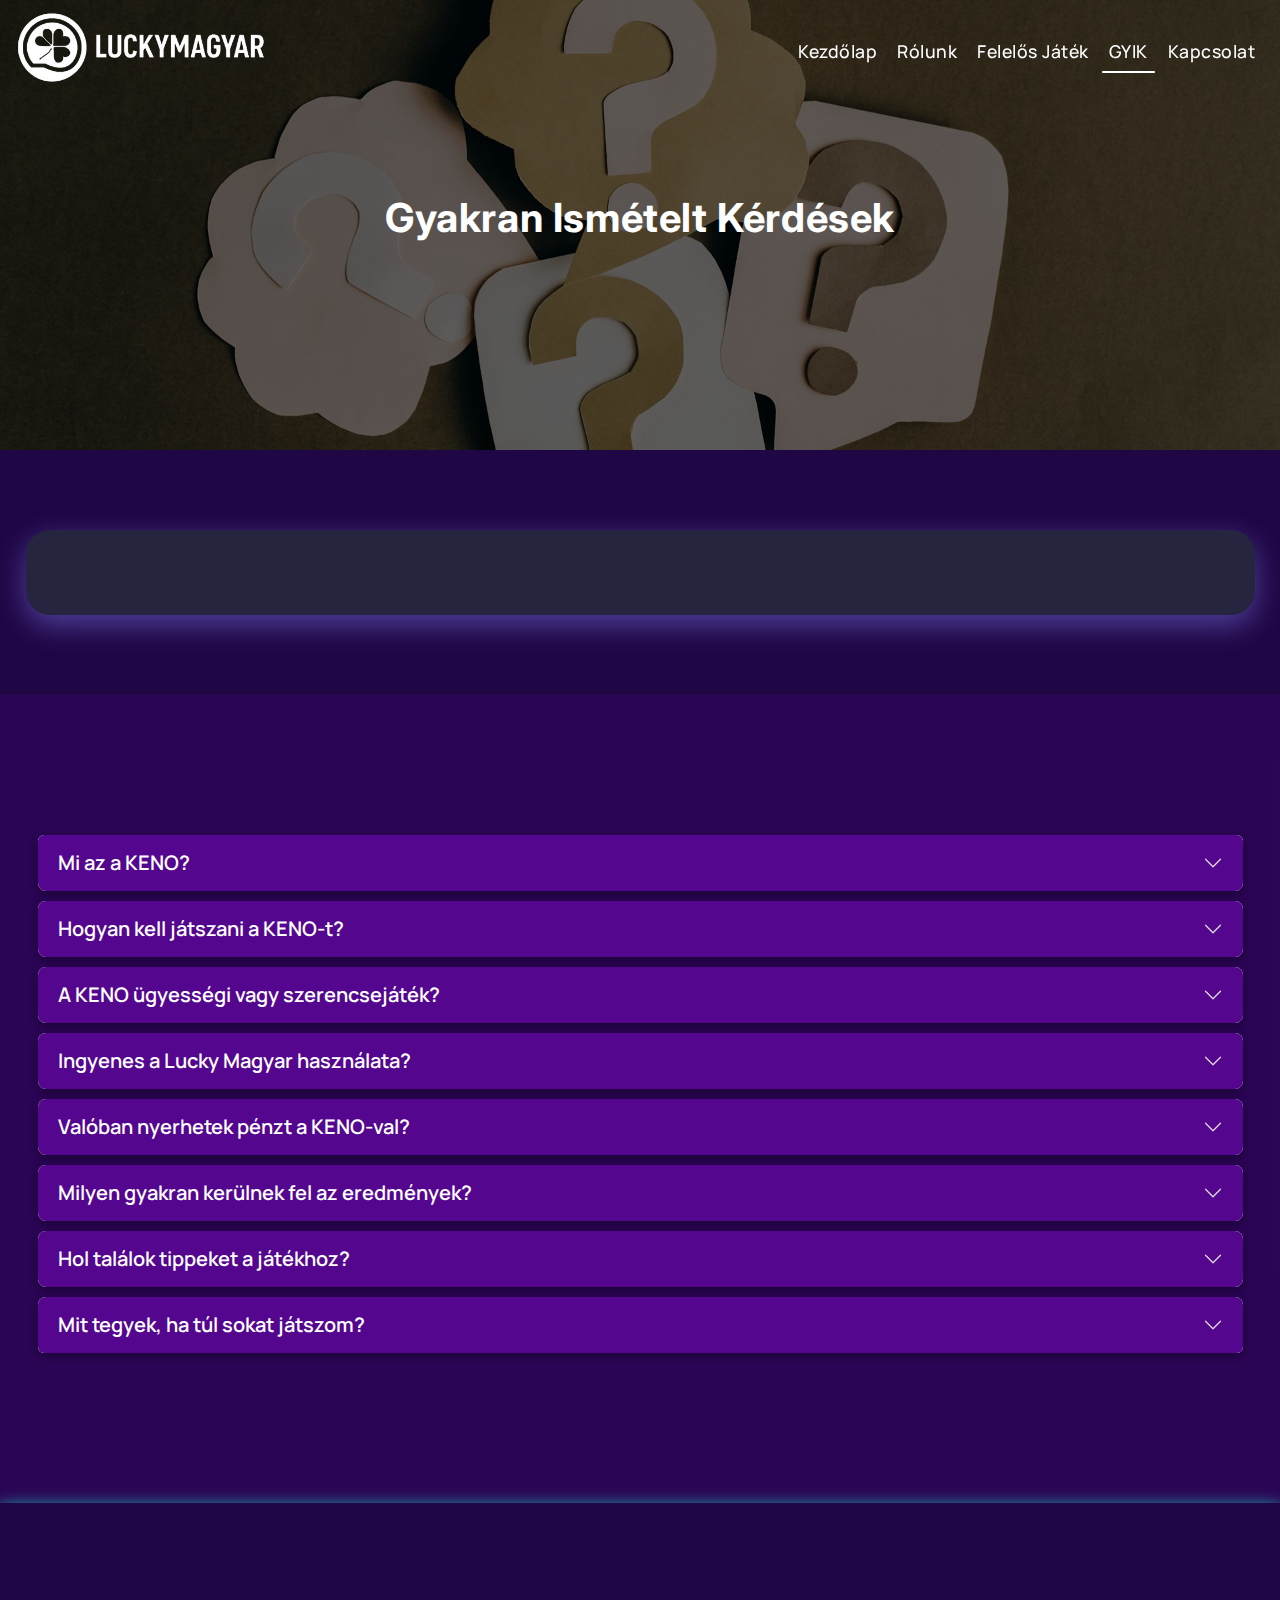
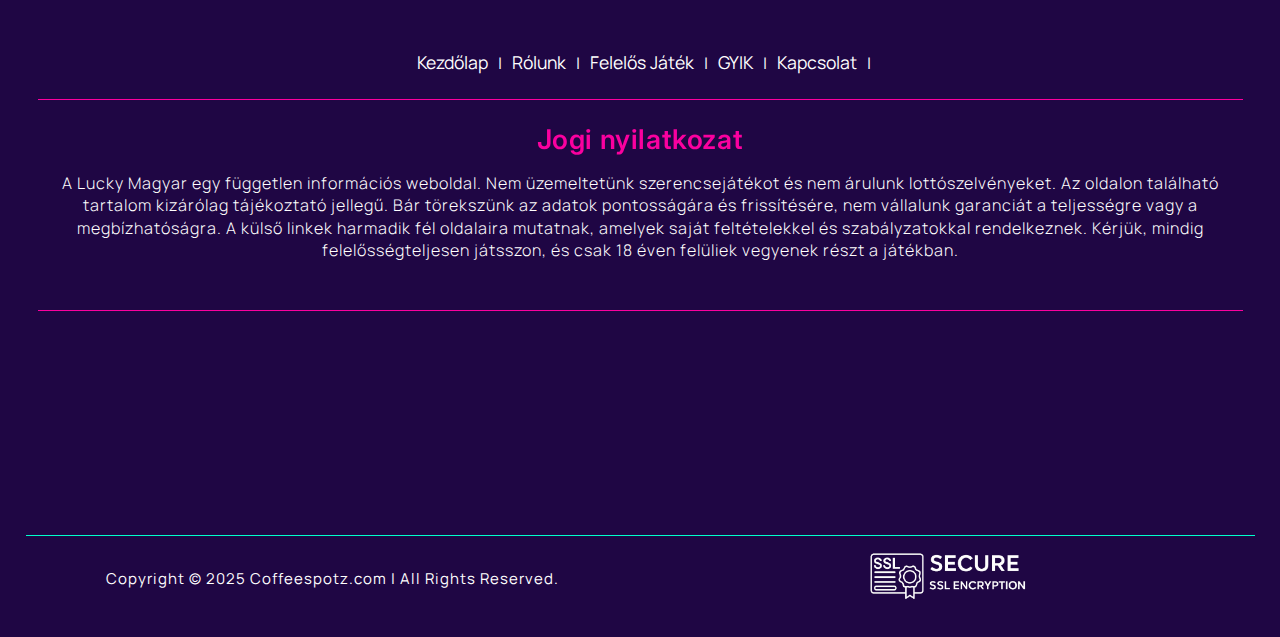
<file: lizard.html>
<!DOCTYPE html>
<html lang="en">

<head>
    <meta charset="UTF-8">
    <meta name="viewport" content="width=device-width, initial-scale=1.0">
    <link href="https://cdn.jsdelivr.net/npm/bootstrap@5.3.3/dist/css/bootstrap.min.css" rel="stylesheet">
    <link rel="stylesheet" href="https://cdnjs.cloudflare.com/ajax/libs/font-awesome/6.4.0/css/all.min.css"
        integrity="sha512-pVhn0r6JoRkCy1TxvBNTYuhX7ZdT8qzA2Da0XwqTlI3xuP+5Vz1yGZ2V8pXU4yyX4M7+mWQ6Pz+XXrGs9l8Hvg=="
        crossorigin="anonymous" referrerpolicy="no-referrer" />
    <link rel="shortcut icon" href="./assets/images/favicon.ico" type="image/x-icon">
    <!-- AOS CSS -->
    <link href="https://unpkg.com/aos@2.3.1/dist/aos.css" rel="stylesheet">
    <link rel="stylesheet" href="./assets/css/styles.css">
    <link rel="stylesheet" href="./assets/css/responsive.css">
    <title>GYIK</title>
</head>

<body>

    <header class="sticky-header">
        <div class="container">
            <nav class="navigation-bar">
                <div class="brand-container">
                    <a href="./" class="brand-link">
                    </a>
                </div>

                <div class="menu-toggle-btn"></div>

                <div class="navigation-menu">
                    <ul>

                        <li><a href="./">Kezdőlap</a></li>
                        <li><a href="./about">Rólunk</a></li>
                        <li><a href="./responsible-gaming">Felelős Játék</a></li>
                        <li><a class="active" href="./lizard">GYIK</a></li>
                        <li><a href="./contact">Kapcsolat</a></li>
                    </ul>
                    <div class="menu-close-btn"></div>
                </div>
            </nav>
        </div>
    </header>

    <main>
        <!-- Inner Page Banner -->
        <!-- About Us Page Banner -->
        <section class="innerpage-banner d-flex align-items-center text-center"
            style="background-image: url('./assets/images/faq-banner.jpg');">
            <div class="container">
                <div class="innerpage-banner-content">
                    <h1 class="innerpage-title">Gyakran Ismételt Kérdések</h1>

                </div>
            </div>
        </section>

        <!-- Section 1 -->
        <section class="keno-section " style="background: none;">
            <div class="container">
                <div class="row align-items-center ">
                    <!-- Image Column -->
                    
                    <!-- Content Column -->
                    <div class="col-12">
                        <div class="keno-content text-center" data-aos="fade-right">
                            <p class="temp-font-size">
                                Itt egyszerű válaszokat talál a leggyakoribb kérdésekre a KENO-ról és a Lucky Magyarról.
                            </p>
                        </div>
                    </div>
                </div>
            </div>
        </section>





        <section class="lizard-section accordion-section ">
             
            <div class="container py-2 py-md-3 py-lg-5">

                <!-- Bootstrap Accordion -->
                <div class="accordion" id="offerAccordion">

                    <!-- Item 1 -->
                    <div class="accordion-item">
                        <h2 class="accordion-header" id="headingOne">
                            <button class="accordion-button collapsed" type="button" data-bs-toggle="collapse"
                                data-bs-target="#collapseOne">
                                Mi az a KENO?
                            </button>
                        </h2>
                        <div id="collapseOne" class="accordion-collapse collapse" data-bs-parent="#offerAccordion">
                            <div class="accordion-body">
                                A KENO egy lottó jellegű játék, ahol számokat választ, majd megvárja a sorsolást. Minél
                                több szám egyezik, annál nagyobb lehet a nyeremény.
                            </div>
                        </div>
                    </div>

                    <!-- Item 2 -->
                    <div class="accordion-item">
                        <h2 class="accordion-header" id="headingTwo">
                            <button class="accordion-button collapsed" type="button" data-bs-toggle="collapse"
                                data-bs-target="#collapseTwo">
                                Hogyan kell játszani a KENO-t?
                            </button>
                        </h2>
                        <div id="collapseTwo" class="accordion-collapse collapse" data-bs-parent="#offerAccordion">
                            <div class="accordion-body">
                                Nagyon egyszerű! Válassza ki a számokat, tegye meg a tétet, majd ellenőrizze az
                                eredményt a sorsolás után. Sok szolgáltató napi több sorsolást is kínál.
                            </div>
                        </div>
                    </div>

                    <!-- Item 3 -->
                    <div class="accordion-item">
                        <h2 class="accordion-header" id="headingThree">
                            <button class="accordion-button collapsed" type="button" data-bs-toggle="collapse"
                                data-bs-target="#collapseThree">
                                A KENO ügyességi vagy szerencsejáték?
                            </button>
                        </h2>
                        <div id="collapseThree" class="accordion-collapse collapse" data-bs-parent="#offerAccordion">
                            <div class="accordion-body">
                                A KENO szerencsejáték. Nincs biztos stratégia, de a szabályok ismerete és a határok
                                betartása szórakoztatóbbá teszi a játékot.
                            </div>
                        </div>
                    </div>

                    <!-- Item 4 -->
                    <div class="accordion-item">
                        <h2 class="accordion-header" id="headingFour">
                            <button class="accordion-button collapsed" type="button" data-bs-toggle="collapse"
                                data-bs-target="#collapseFour">
                                Ingyenes a Lucky Magyar használata?
                            </button>
                        </h2>
                        <div id="collapseFour" class="accordion-collapse collapse" data-bs-parent="#offerAccordion">
                            <div class="accordion-body">
                                Igen, a Lucky Magyar teljesen ingyenes. Az információkhoz, útmutatókhoz és eredményekhez
                                díjmentesen hozzáférhet.
                            </div>
                        </div>
                    </div>

                    <!-- Item 5 -->
                    <div class="accordion-item">
                        <h2 class="accordion-header" id="headingFive">
                            <button class="accordion-button collapsed" type="button" data-bs-toggle="collapse"
                                data-bs-target="#collapseFive">
                                Valóban nyerhetek pénzt a KENO-val?
                            </button>
                        </h2>
                        <div id="collapseFive" class="accordion-collapse collapse" data-bs-parent="#offerAccordion">
                            <div class="accordion-body">
                                Igen, de ne feledje — a KENO szerencsejátékon alapul. Mindig szórakozásból játsszon, ne
                                bevételi forrásként.
                            </div>
                        </div>
                    </div>

                    <!-- Item 6 -->
                    <div class="accordion-item">
                        <h2 class="accordion-header" id="headingSix">
                            <button class="accordion-button collapsed" type="button" data-bs-toggle="collapse"
                                data-bs-target="#collapseSix">
                                Milyen gyakran kerülnek fel az eredmények?
                            </button>
                        </h2>
                        <div id="collapseSix" class="accordion-collapse collapse" data-bs-parent="#offerAccordion">
                            <div class="accordion-body">
                                Rendszeresen frissítjük az eredményeket, így mindig naprakész maradhat a legutóbbi
                                sorsolásokkal kapcsolatban.
                            </div>
                        </div>
                    </div>

                    <!-- Item 7 -->
                    <div class="accordion-item">
                        <h2 class="accordion-header" id="headingSeven">
                            <button class="accordion-button collapsed" type="button" data-bs-toggle="collapse"
                                data-bs-target="#collapseSeven">
                                Hol találok tippeket a játékhoz?
                            </button>
                        </h2>
                        <div id="collapseSeven" class="accordion-collapse collapse" data-bs-parent="#offerAccordion">
                            <div class="accordion-body">
                                A Lucky Magyar útmutatóiban és cikkeiben megtalálja a kezdőknek szóló alapokat és a
                                tapasztaltabb játékosoknak szánt tippeket is.
                            </div>
                        </div>
                    </div>

                    <!-- Item 8 -->
                    <div class="accordion-item">
                        <h2 class="accordion-header" id="headingEight">
                            <button class="accordion-button collapsed" type="button" data-bs-toggle="collapse"
                                data-bs-target="#collapseEight">
                                Mit tegyek, ha túl sokat játszom?
                            </button>
                        </h2>
                        <div id="collapseEight" class="accordion-collapse collapse" data-bs-parent="#offerAccordion">
                            <div class="accordion-body">
                                Ha a játék már nem szórakoztató, vagy úgy érzi, kicsúszik az irányítás a kezéből,
                                állítson fel határokat, tartson szünetet, vagy keressen fel szakmai segítséget a Felelős
                                Játék oldalon.
                            </div>
                        </div>
                    </div>

                </div>
            </div>
        </section>
























    </main>

    <footer class="footer scroll-anim overflow-class">
        <div class="container">
            <div class="row align-items-center">
                <div class="col-12 aos-init aos-animate" data-aos="fade-down" data-aos-duration="1000">
                    <div class="footer_logo_box text-center pb-3">
                        <a href="./" class="footer_logo" data-aos="fade-down"></a>
                    </div>
                </div>
                <div class="col-md-12 pb-4">
                    <div class="footer-links">
                        <a href="./">Kezdőlap</a> |
                        <a href="./about">Rólunk</a> |
                        <a href="./responsible-gaming">Felelős Játék</a> |
                        <a href="./lizard">GYIK</a> |
                        <a href="./contact">Kapcsolat</a> |

                    </div>
                </div>
                <div class="col-md-12">
                    <div class="disclaimer_txt text-center pt-4 pb-5">
                        <h3>
                            Jogi nyilatkozat
                        </h3>
                        <p>
                            A Lucky Magyar egy független információs weboldal. Nem üzemeltetünk szerencsejátékot és
                            nem árulunk lottószelvényeket. Az oldalon található tartalom kizárólag tájékoztató
                            jellegű. Bár törekszünk az adatok pontosságára és frissítésére, nem vállalunk garanciát
                            a teljességre vagy a megbízhatóságra. A külső linkek harmadik fél oldalaira mutatnak,
                            amelyek saját feltételekkel és szabályzatokkal rendelkeznek. Kérjük, mindig
                            felelősségteljesen játsszon, és csak 18 éven felüliek vegyenek részt a játékban.
                        </p>
                    </div>
                </div>


                <div class="col-md-12 py-4 text-center aos-init" data-aos="fade-left" data-aos-duration="1000">
                    <h3 class="text-center follow_heading mb-3">
                        Follow Us
                    </h3>
                    <div class="social-links">
                        <a href="https://www.facebook.com/" target="_blank"><svg xmlns="http://www.w3.org/2000/svg"
                                viewBox="0 0 640 640"><!--!Font Awesome Free v7.0.1 by @fontawesome - https://fontawesome.com License - https://fontawesome.com/license/free Copyright 2025 Fonticons, Inc.-->
                                <path
                                    d="M240 363.3L240 576L356 576L356 363.3L442.5 363.3L460.5 265.5L356 265.5L356 230.9C356 179.2 376.3 159.4 428.7 159.4C445 159.4 458.1 159.8 465.7 160.6L465.7 71.9C451.4 68 416.4 64 396.2 64C289.3 64 240 114.5 240 223.4L240 265.5L174 265.5L174 363.3L240 363.3z" />
                            </svg></a>
                        <a href="https://www.instagram.com/?hl=en" target="_blank"><svg
                                xmlns="http://www.w3.org/2000/svg" x="0px" y="0px" width="100" height="100"
                                viewBox="0 0 30 30">
                                <path
                                    d="M 9.9980469 3 C 6.1390469 3 3 6.1419531 3 10.001953 L 3 20.001953 C 3 23.860953 6.1419531 27 10.001953 27 L 20.001953 27 C 23.860953 27 27 23.858047 27 19.998047 L 27 9.9980469 C 27 6.1390469 23.858047 3 19.998047 3 L 9.9980469 3 z M 22 7 C 22.552 7 23 7.448 23 8 C 23 8.552 22.552 9 22 9 C 21.448 9 21 8.552 21 8 C 21 7.448 21.448 7 22 7 z M 15 9 C 18.309 9 21 11.691 21 15 C 21 18.309 18.309 21 15 21 C 11.691 21 9 18.309 9 15 C 9 11.691 11.691 9 15 9 z M 15 11 A 4 4 0 0 0 11 15 A 4 4 0 0 0 15 19 A 4 4 0 0 0 19 15 A 4 4 0 0 0 15 11 z">
                                </path>
                            </svg></a>
                        <a href="https://x.com/?lang=en" target="_blank"><svg xmlns="http://www.w3.org/2000/svg"
                                viewBox="0 0 640 640"><!--!Font Awesome Free v7.0.1 by @fontawesome - https://fontawesome.com License - https://fontawesome.com/license/free Copyright 2025 Fonticons, Inc.-->
                                <path
                                    d="M453.2 112L523.8 112L369.6 288.2L551 528L409 528L297.7 382.6L170.5 528L99.8 528L264.7 339.5L90.8 112L236.4 112L336.9 244.9L453.2 112zM428.4 485.8L467.5 485.8L215.1 152L173.1 152L428.4 485.8z" />
                            </svg></a>
                        <a href="https://www.youtube.com/" target="_blank"><svg xmlns="http://www.w3.org/2000/svg"
                                x="0px" y="0px" width="100" height="100" viewBox="0 0 30 30">
                                <path
                                    d="M 15 4 C 10.814 4 5.3808594 5.0488281 5.3808594 5.0488281 L 5.3671875 5.0644531 C 3.4606632 5.3693645 2 7.0076245 2 9 L 2 15 L 2 15.001953 L 2 21 L 2 21.001953 A 4 4 0 0 0 5.3769531 24.945312 L 5.3808594 24.951172 C 5.3808594 24.951172 10.814 26.001953 15 26.001953 C 19.186 26.001953 24.619141 24.951172 24.619141 24.951172 L 24.621094 24.949219 A 4 4 0 0 0 28 21.001953 L 28 21 L 28 15.001953 L 28 15 L 28 9 A 4 4 0 0 0 24.623047 5.0546875 L 24.619141 5.0488281 C 24.619141 5.0488281 19.186 4 15 4 z M 12 10.398438 L 20 15 L 12 19.601562 L 12 10.398438 z">
                                </path>
                            </svg></a>
                    </div>
                </div>
                <div class="col-md-12 aos-init" data-aos="fade-right" data-aos-duration="1000">
                    <div class="footer-links">
                        <a href="./privacy-policy">Adatvédelmi Szabályzat</a> |
                        <a href="./cookie-policy">Cookie Szabályzat</a> |
                        <a href="./terms-condition">Általános Szerződési Feltételek</a>
                    </div>
                </div>
            </div>
        </div>
    </footer>
    <div class="after-footer text-center" style=" background-color: #1f0644 ">
        <div class="container">
            <div class="row py-3" style="  border-top: 1px solid #00ffcc;">
                <div class="col-12">
                    <div class="row align-items-center">
                        <div class="col-md-6 mb-3 mb-md-0 ">
                            <div class="text-center copyright-text">
                                <p>
                                    Copyright © 2025 Coffeespotz.com | All Rights Reserved.
                                </p>
                            </div>
                        </div>
                        <div class="col-md-6">
                            <div class="ssl-certi-inner" style="background-image: url('./assets/images/ssl.png');">
                            </div>
                        </div>
                    </div>
                </div>
            </div>
        </div>
    </div>

</body>






<script src="https://cdn.jsdelivr.net/npm/bootstrap@5.3.3/dist/js/bootstrap.bundle.min.js"></script>

<script src="./assets/js/jquery.js"></script>
<script src="./assets/js/index.js"></script>
<!-- AOS JS -->
<script src="https://unpkg.com/aos@2.3.1/dist/aos.js"></script>
<script>
    AOS.init();
</script>


</html>
</file>
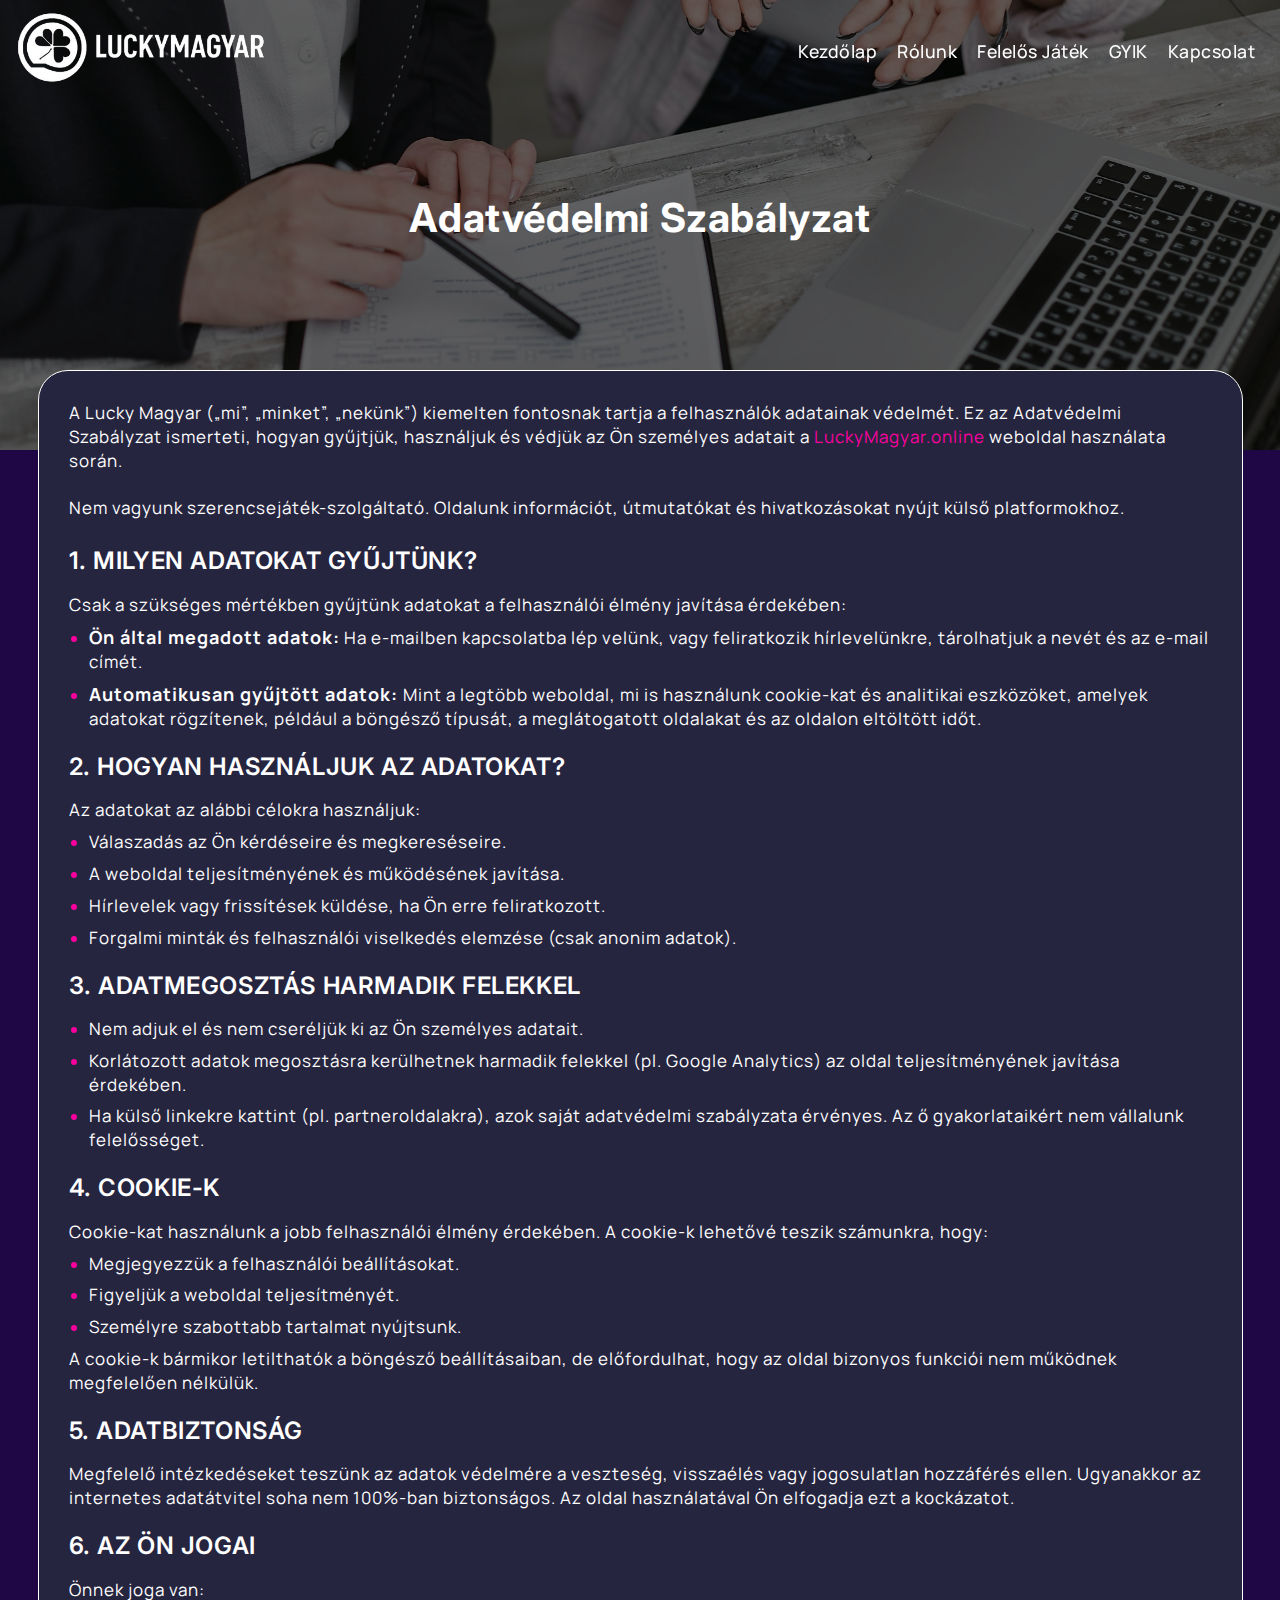
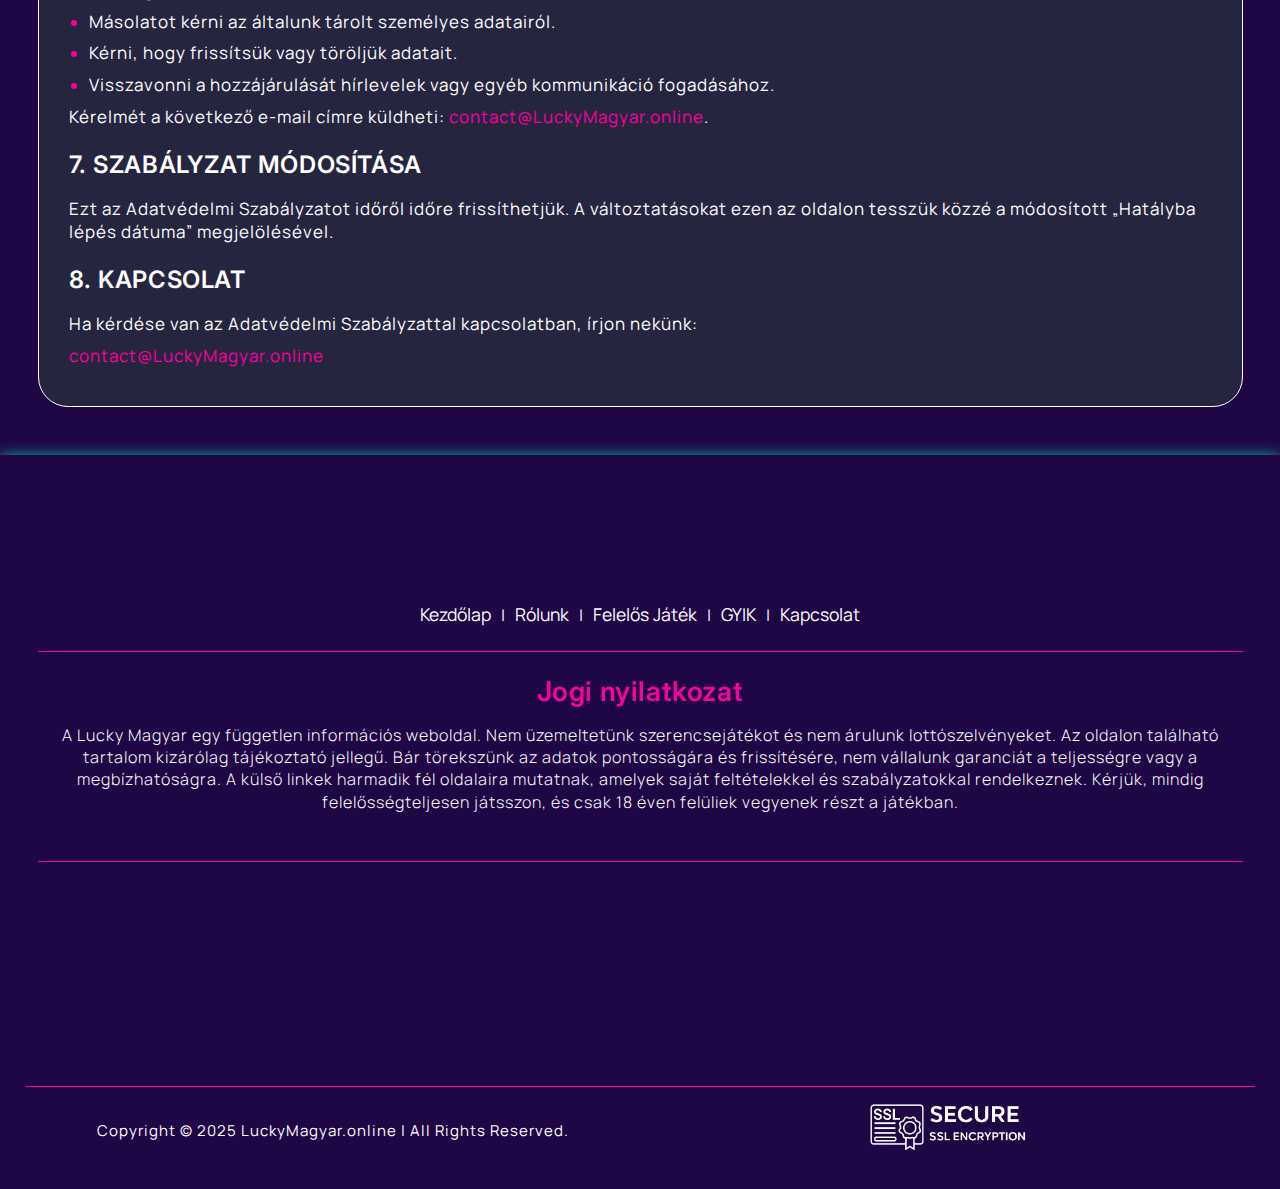
<file: privacy-policy.html>
<!DOCTYPE html>
<html lang="hu">

<head>
    <meta charset="UTF-8">
    <meta name="viewport" content="width=device-width, initial-scale=1.0">
    <link href="https://cdn.jsdelivr.net/npm/bootstrap@5.3.3/dist/css/bootstrap.min.css" rel="stylesheet">
    <link rel="stylesheet" href="https://cdnjs.cloudflare.com/ajax/libs/font-awesome/6.4.0/css/all.min.css"
        integrity="sha512-pVhn0r6JoRkCy1TxvBNTYuhX7ZdT8qzA2Da0XwqTlI3xuP+5Vz1yGZ2V8pXU4yyX4M7+mWQ6Pz+XXrGs9l8Hvg=="
        crossorigin="anonymous" referrerpolicy="no-referrer" />
    <link rel="shortcut icon" href="./assets/images/favicon.ico" type="image/x-icon">
    <!-- AOS CSS -->
    <link href="https://unpkg.com/aos@2.3.1/dist/aos.css" rel="stylesheet">
    <link rel="stylesheet" href="./assets/css/styles.css">
    <link rel="stylesheet" href="./assets/css/responsive.css">
    <title>Adatvédelmi Szabályzat</title>
</head>

<body>

    <header class="sticky-header">
        <div class="container">
            <nav class="navigation-bar">
                <div class="brand-container">
                    <a href="./" class="brand-link">
                    </a>
                </div>

                <div class="menu-toggle-btn"></div>

                <div class="navigation-menu">
                    <ul>

                        <li><a href="./">Kezdőlap</a></li>
                        <li><a href="./about">Rólunk</a></li>
                        <li><a href="./responsible-gaming">Felelős Játék</a></li>
                        <li><a href="./faq">GYIK</a></li>
                        <li><a href="./contact">Kapcsolat</a></li>
                    </ul>
                    <div class="menu-close-btn"></div>
                </div>
            </nav>
        </div>
    </header>

    <main>
        <!-- Inner Page Banner -->
        <!-- About Us Page Banner -->
        <section class="innerpage-banner d-flex align-items-center text-center"
            style="background-image: url('./assets/images/privacy-policy-lead.jpg');">
            <div class="container">
                <div class="innerpage-banner-content">
                    <h1 class="innerpage-title">Adatvédelmi Szabályzat</h1>

                </div>
            </div>
        </section>







        <!-- Privacy Pages Content Section Start -->
        <section class="footer-pages-content-section pb-7 mb-5">
            <div class="container">
                <div class="footer-pages-wrap">
                    <div class="footer-pages-content-grp">

                        <p class="mb-4">
                            A Lucky Magyar („mi”, „minket”, „nekünk”) kiemelten fontosnak tartja a felhasználók
                            adatainak védelmét. Ez az Adatvédelmi Szabályzat ismerteti, hogyan gyűjtjük, használjuk és
                            védjük az Ön személyes adatait a <a href="./" class="text_theme">LuckyMagyar.online</a>
                            weboldal használata során.
                        </p>
                        <p class="mb-4">
                            Nem vagyunk szerencsejáték-szolgáltató. Oldalunk információt, útmutatókat és hivatkozásokat
                            nyújt külső platformokhoz.
                        </p>
                    </div>



                    <div class="footer-pages-content-grp">
                        <h3>
                            1. Milyen adatokat gyűjtünk?
                        </h3>
                        <p>Csak a szükséges mértékben gyűjtünk adatokat a felhasználói élmény javítása érdekében:</p>
                        <ul>
                            <li>
                                <p>
                                    <strong>Ön által megadott adatok:</strong>
                                    Ha e-mailben kapcsolatba lép velünk, vagy feliratkozik hírlevelünkre, tárolhatjuk a
                                    nevét és az e-mail címét.
                                </p>
                            </li>
                            <li>
                                <p>
                                    <strong>Automatikusan gyűjtött adatok: </strong> Mint a legtöbb weboldal, mi is
                                    használunk cookie-kat és analitikai eszközöket, amelyek adatokat rögzítenek, például
                                    a böngésző típusát, a meglátogatott oldalakat és az oldalon eltöltött időt.
                                </p>
                            </li>

                        </ul>

                    </div>


                    <div class="footer-pages-content-grp">
                        <h3>
                            2. Hogyan használjuk az adatokat?
                        </h3>
                        <p>
                            Az adatokat az alábbi célokra használjuk:
                        </p>
                        <ul>
                            <li>
                                <p>
                                    Válaszadás az Ön kérdéseire és megkereséseire.
                                </p>
                            </li>
                            <li>
                                <p>
                                    A weboldal teljesítményének és működésének javítása.
                                </p>
                            </li>
                            <li>
                                <p>
                                    Hírlevelek vagy frissítések küldése, ha Ön erre feliratkozott.
                                </p>
                            </li>
                            <li>
                                <p>
                                    Forgalmi minták és felhasználói viselkedés elemzése (csak anonim adatok).
                                </p>
                            </li>

                        </ul>
                    </div>

                    <div class="footer-pages-content-grp">
                        <h3>
                            3. Adatmegosztás harmadik felekkel
                        </h3>

                        <ul>
                            <li>
                                <p>
                                    Nem adjuk el és nem cseréljük ki az Ön személyes adatait.
                                </p>
                            </li>
                            <li>
                                <p>
                                    Korlátozott adatok megosztásra kerülhetnek harmadik felekkel (pl. Google Analytics)
                                    az oldal teljesítményének javítása érdekében.
                                </p>
                            </li>
                            <li>
                                <p>
                                    Ha külső linkekre kattint (pl. partneroldalakra), azok saját adatvédelmi szabályzata
                                    érvényes. Az ő gyakorlataikért nem vállalunk felelősséget.
                                </p>
                            </li>

                        </ul>

                    </div>

                    <div class="footer-pages-content-grp">
                        <h3>
                            4. Cookie-k
                        </h3>
                        <p>
                            Cookie-kat használunk a jobb felhasználói élmény érdekében. A cookie-k lehetővé teszik
                            számunkra, hogy:
                        </p>
                        <ul>
                            <li>
                                <p>

                                    Megjegyezzük a felhasználói beállításokat.
                                </p>
                            </li>
                            <li>
                                <p>

                                    Figyeljük a weboldal teljesítményét.
                                </p>
                            </li>
                            <li>
                                <p>

                                    Személyre szabottabb tartalmat nyújtsunk.

                                </p>
                            </li>
                        </ul>
                        <p>A cookie-k bármikor letilthatók a böngésző beállításaiban, de előfordulhat, hogy az oldal
                            bizonyos funkciói nem működnek megfelelően nélkülük.</p>
                    </div>

                    <div class="footer-pages-content-grp">
                        <h3>
                            5. Adatbiztonság
                        </h3>
                        <p>
                            Megfelelő intézkedéseket teszünk az adatok védelmére a veszteség, visszaélés vagy
                            jogosulatlan hozzáférés ellen. Ugyanakkor az internetes adatátvitel soha nem 100%-ban
                            biztonságos. Az oldal használatával Ön elfogadja ezt a kockázatot.
                        </p>

                    </div>

                    <div class="footer-pages-content-grp">
                        <h3>
                            6. Az Ön jogai
                        </h3>
                        <p>
                            Önnek joga van:
                        </p>
                        <ul>
                            <li>
                                <p>

                                    Másolatot kérni az általunk tárolt személyes adatairól.
                                </p>
                            </li>
                            <li>
                                <p>

                                    Kérni, hogy frissítsük vagy töröljük adatait.
                                </p>
                            </li>
                            <li>
                                <p>

                                    Visszavonni a hozzájárulását hírlevelek vagy egyéb kommunikáció fogadásához.
                                </p>
                            </li>
                        </ul>
                        <p>Kérelmét a következő e-mail címre küldheti: <a href="./"
                                class="text_theme">contact@LuckyMagyar.online</a>.</p>
                    </div>

                    <div class="footer-pages-content-grp">
                        <h3>
                            7. Szabályzat módosítása
                        </h3>
                        <p>
                            Ezt az Adatvédelmi Szabályzatot időről időre frissíthetjük. A változtatásokat ezen az
                            oldalon tesszük közzé a módosított „Hatályba lépés dátuma” megjelölésével.
                        </p>
                    </div>

                    <div class="footer-pages-content-grp">
                        <h3>
                            8. Kapcsolat
                        </h3>
                        <p>
                            Ha kérdése van az Adatvédelmi Szabályzattal kapcsolatban, írjon nekünk:
                        </p>
                        <p><a href="./" class="text_theme">contact@LuckyMagyar.online</a></p>

                    </div>


                </div>
            </div>
        </section>
        <!-- Privacy Pages Content Section End-->

























    </main>

    <footer class="footer scroll-anim overflow-class">
        <div class="container">
            <div class="row align-items-center">
                <div class="col-12 aos-init aos-animate" data-aos="fade-down" data-aos-duration="1000">
                    <div class="footer_logo_box text-center pb-3">
                        <a href="./" class="footer_logo" data-aos="fade-down"></a>
                    </div>
                </div>
                <div class="col-md-12 pb-4">
                    <div class="footer-links">
                        <a href="./">Kezdőlap</a> |
                        <a href="./about">Rólunk</a> |
                        <a href="./responsible-gaming">Felelős Játék</a> |
                       <a href="./faq">GYIK</a> |
                        <a href="./contact">Kapcsolat</a> 

                    </div>
                </div>
                <div class="col-md-12">
                    <div class="disclaimer_txt text-center pt-4 pb-5">
                        <h3>
                            Jogi nyilatkozat
                        </h3>
                        <p>
                            A Lucky Magyar egy független információs weboldal. Nem üzemeltetünk szerencsejátékot és
                            nem árulunk lottószelvényeket. Az oldalon található tartalom kizárólag tájékoztató
                            jellegű. Bár törekszünk az adatok pontosságára és frissítésére, nem vállalunk garanciát
                            a teljességre vagy a megbízhatóságra. A külső linkek harmadik fél oldalaira mutatnak,
                            amelyek saját feltételekkel és szabályzatokkal rendelkeznek. Kérjük, mindig
                            felelősségteljesen játsszon, és csak 18 éven felüliek vegyenek részt a játékban.
                        </p>
                    </div>
                </div>


                <div class="col-md-12 py-4 text-center aos-init" data-aos="fade-left" data-aos-duration="1000">
                    <h3 class="text-center follow_heading mb-3">
                        Follow Us
                    </h3>
                    <div class="social-links">
                        <a href="https://www.facebook.com/" target="_blank"><svg xmlns="http://www.w3.org/2000/svg"
                                viewBox="0 0 640 640"><!--!Font Awesome Free v7.0.1 by @fontawesome - https://fontawesome.com License - https://fontawesome.com/license/free Copyright 2025 Fonticons, Inc.-->
                                <path
                                    d="M240 363.3L240 576L356 576L356 363.3L442.5 363.3L460.5 265.5L356 265.5L356 230.9C356 179.2 376.3 159.4 428.7 159.4C445 159.4 458.1 159.8 465.7 160.6L465.7 71.9C451.4 68 416.4 64 396.2 64C289.3 64 240 114.5 240 223.4L240 265.5L174 265.5L174 363.3L240 363.3z" />
                            </svg></a>
                        <a href="https://www.instagram.com/?hl=en" target="_blank"><svg
                                xmlns="http://www.w3.org/2000/svg" x="0px" y="0px" width="100" height="100"
                                viewBox="0 0 30 30">
                                <path
                                    d="M 9.9980469 3 C 6.1390469 3 3 6.1419531 3 10.001953 L 3 20.001953 C 3 23.860953 6.1419531 27 10.001953 27 L 20.001953 27 C 23.860953 27 27 23.858047 27 19.998047 L 27 9.9980469 C 27 6.1390469 23.858047 3 19.998047 3 L 9.9980469 3 z M 22 7 C 22.552 7 23 7.448 23 8 C 23 8.552 22.552 9 22 9 C 21.448 9 21 8.552 21 8 C 21 7.448 21.448 7 22 7 z M 15 9 C 18.309 9 21 11.691 21 15 C 21 18.309 18.309 21 15 21 C 11.691 21 9 18.309 9 15 C 9 11.691 11.691 9 15 9 z M 15 11 A 4 4 0 0 0 11 15 A 4 4 0 0 0 15 19 A 4 4 0 0 0 19 15 A 4 4 0 0 0 15 11 z">
                                </path>
                            </svg></a>
                        <a href="https://x.com/?lang=en" target="_blank"><svg xmlns="http://www.w3.org/2000/svg"
                                viewBox="0 0 640 640"><!--!Font Awesome Free v7.0.1 by @fontawesome - https://fontawesome.com License - https://fontawesome.com/license/free Copyright 2025 Fonticons, Inc.-->
                                <path
                                    d="M453.2 112L523.8 112L369.6 288.2L551 528L409 528L297.7 382.6L170.5 528L99.8 528L264.7 339.5L90.8 112L236.4 112L336.9 244.9L453.2 112zM428.4 485.8L467.5 485.8L215.1 152L173.1 152L428.4 485.8z" />
                            </svg></a>
                        <a href="https://www.youtube.com/" target="_blank"><svg xmlns="http://www.w3.org/2000/svg"
                                x="0px" y="0px" width="100" height="100" viewBox="0 0 30 30">
                                <path
                                    d="M 15 4 C 10.814 4 5.3808594 5.0488281 5.3808594 5.0488281 L 5.3671875 5.0644531 C 3.4606632 5.3693645 2 7.0076245 2 9 L 2 15 L 2 15.001953 L 2 21 L 2 21.001953 A 4 4 0 0 0 5.3769531 24.945312 L 5.3808594 24.951172 C 5.3808594 24.951172 10.814 26.001953 15 26.001953 C 19.186 26.001953 24.619141 24.951172 24.619141 24.951172 L 24.621094 24.949219 A 4 4 0 0 0 28 21.001953 L 28 21 L 28 15.001953 L 28 15 L 28 9 A 4 4 0 0 0 24.623047 5.0546875 L 24.619141 5.0488281 C 24.619141 5.0488281 19.186 4 15 4 z M 12 10.398438 L 20 15 L 12 19.601562 L 12 10.398438 z">
                                </path>
                            </svg></a>
                    </div>
                </div>
                <div class="col-md-12 aos-init" data-aos="fade-right" data-aos-duration="1000">
                    <div class="footer-links">
                        <a href="./privacy-policy">Adatvédelmi Szabályzat</a> |
                        <a href="./cookie-policy">Cookie Szabályzat</a> |
                        <a href="./terms-condition">Általános Szerződési Feltételek</a>
                    </div>
                </div>
            </div>
        </div>
    </footer>
    <div class="after-footer text-center" style=" background-color: #1f0644 ">
        <div class="container">
            <div class="row py-3" style="  border-top: 1px solid #fa009f;">
                <div class="col-12">
                    <div class="row align-items-center">
                        <div class="col-md-6 mb-3 mb-md-0 ">
                            <div class="text-center copyright-text">
                                <p>
                                    Copyright © 2025 LuckyMagyar.online | All Rights Reserved.
                                </p>
                            </div>
                        </div>
                        <div class="col-md-6">
                            <div class="ssl-certi-inner" style="background-image: url('./assets/images/ssl.png');">
                            </div>
                        </div>
                    </div>
                </div>
            </div>
        </div>
    </div>
















    <script src="https://cdn.jsdelivr.net/npm/bootstrap@5.3.3/dist/js/bootstrap.bundle.min.js"></script>

    <script src="./assets/js/jquery.js"></script>
    <script src="./assets/js/index.js"></script>
    <!-- AOS JS -->
    <script src="https://unpkg.com/aos@2.3.1/dist/aos.js"></script>
    <script>
        AOS.init();
    </script>
</body>








</html>
</file>
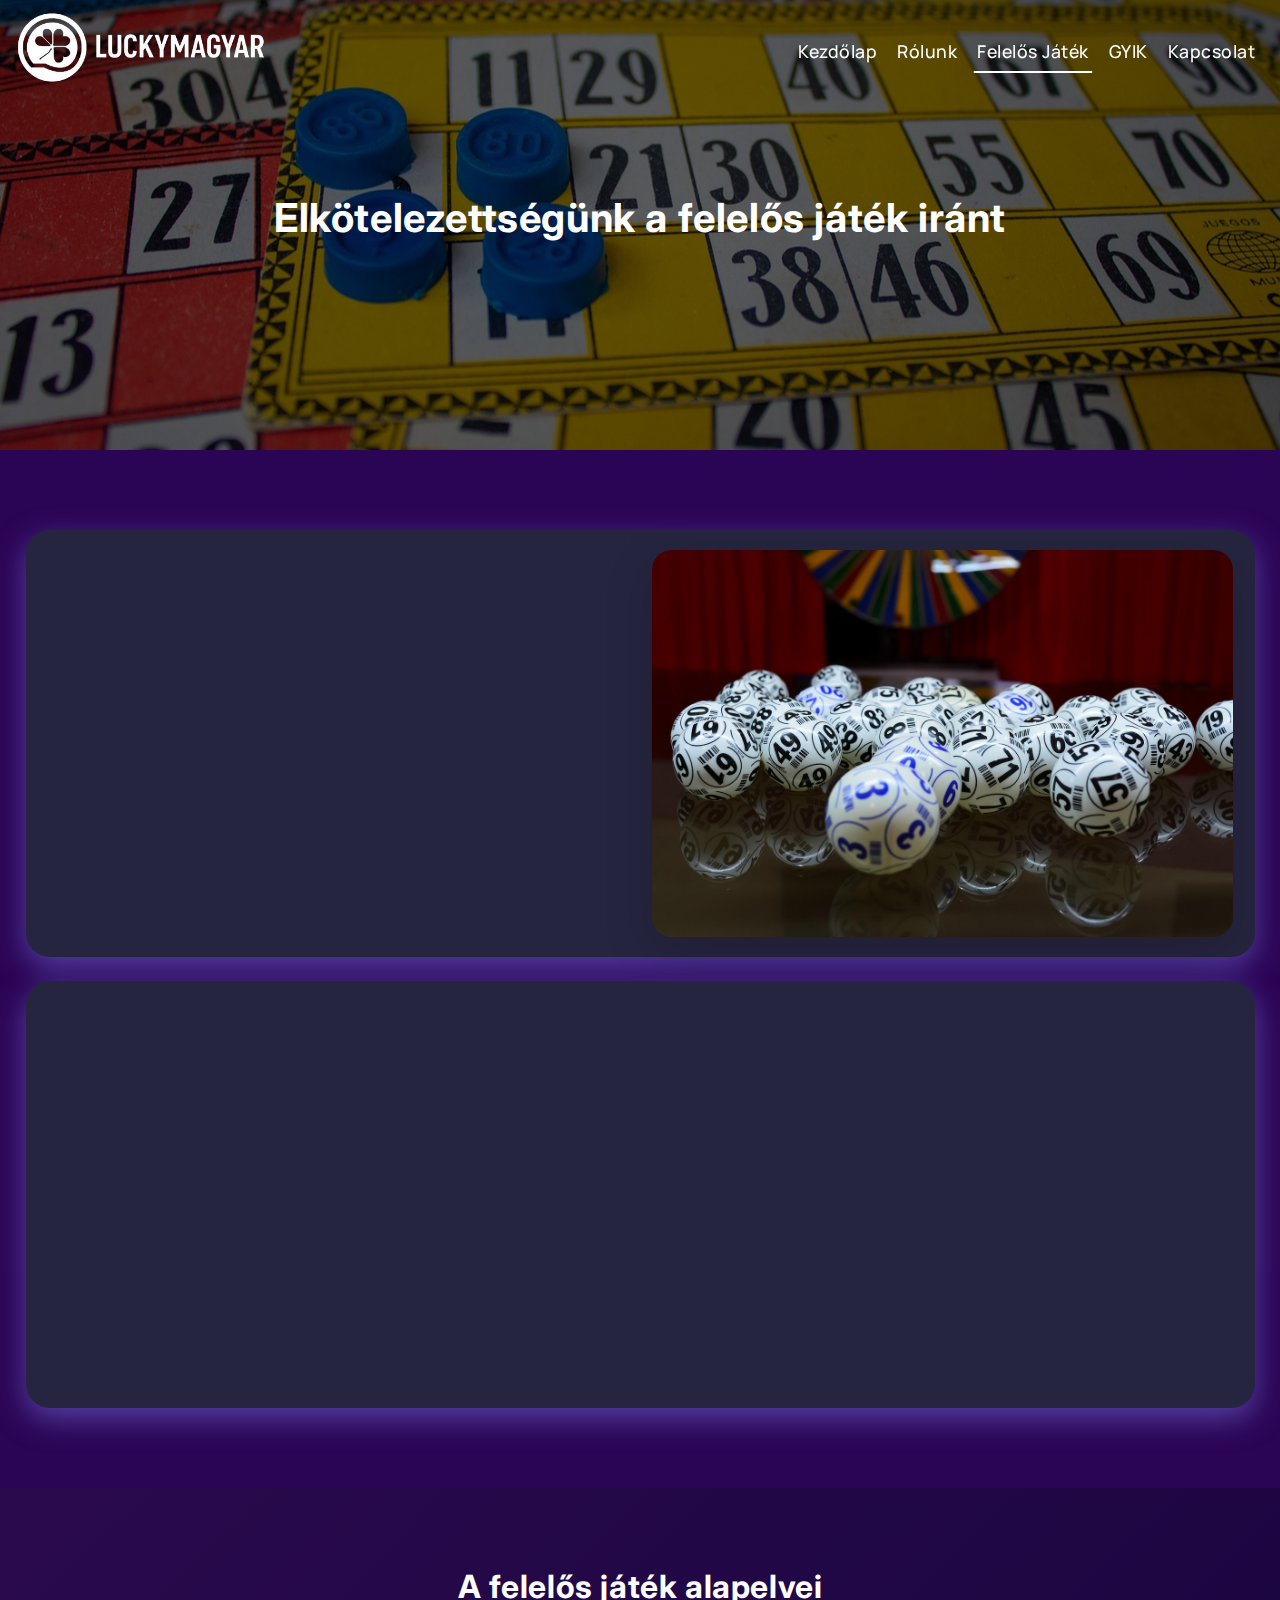
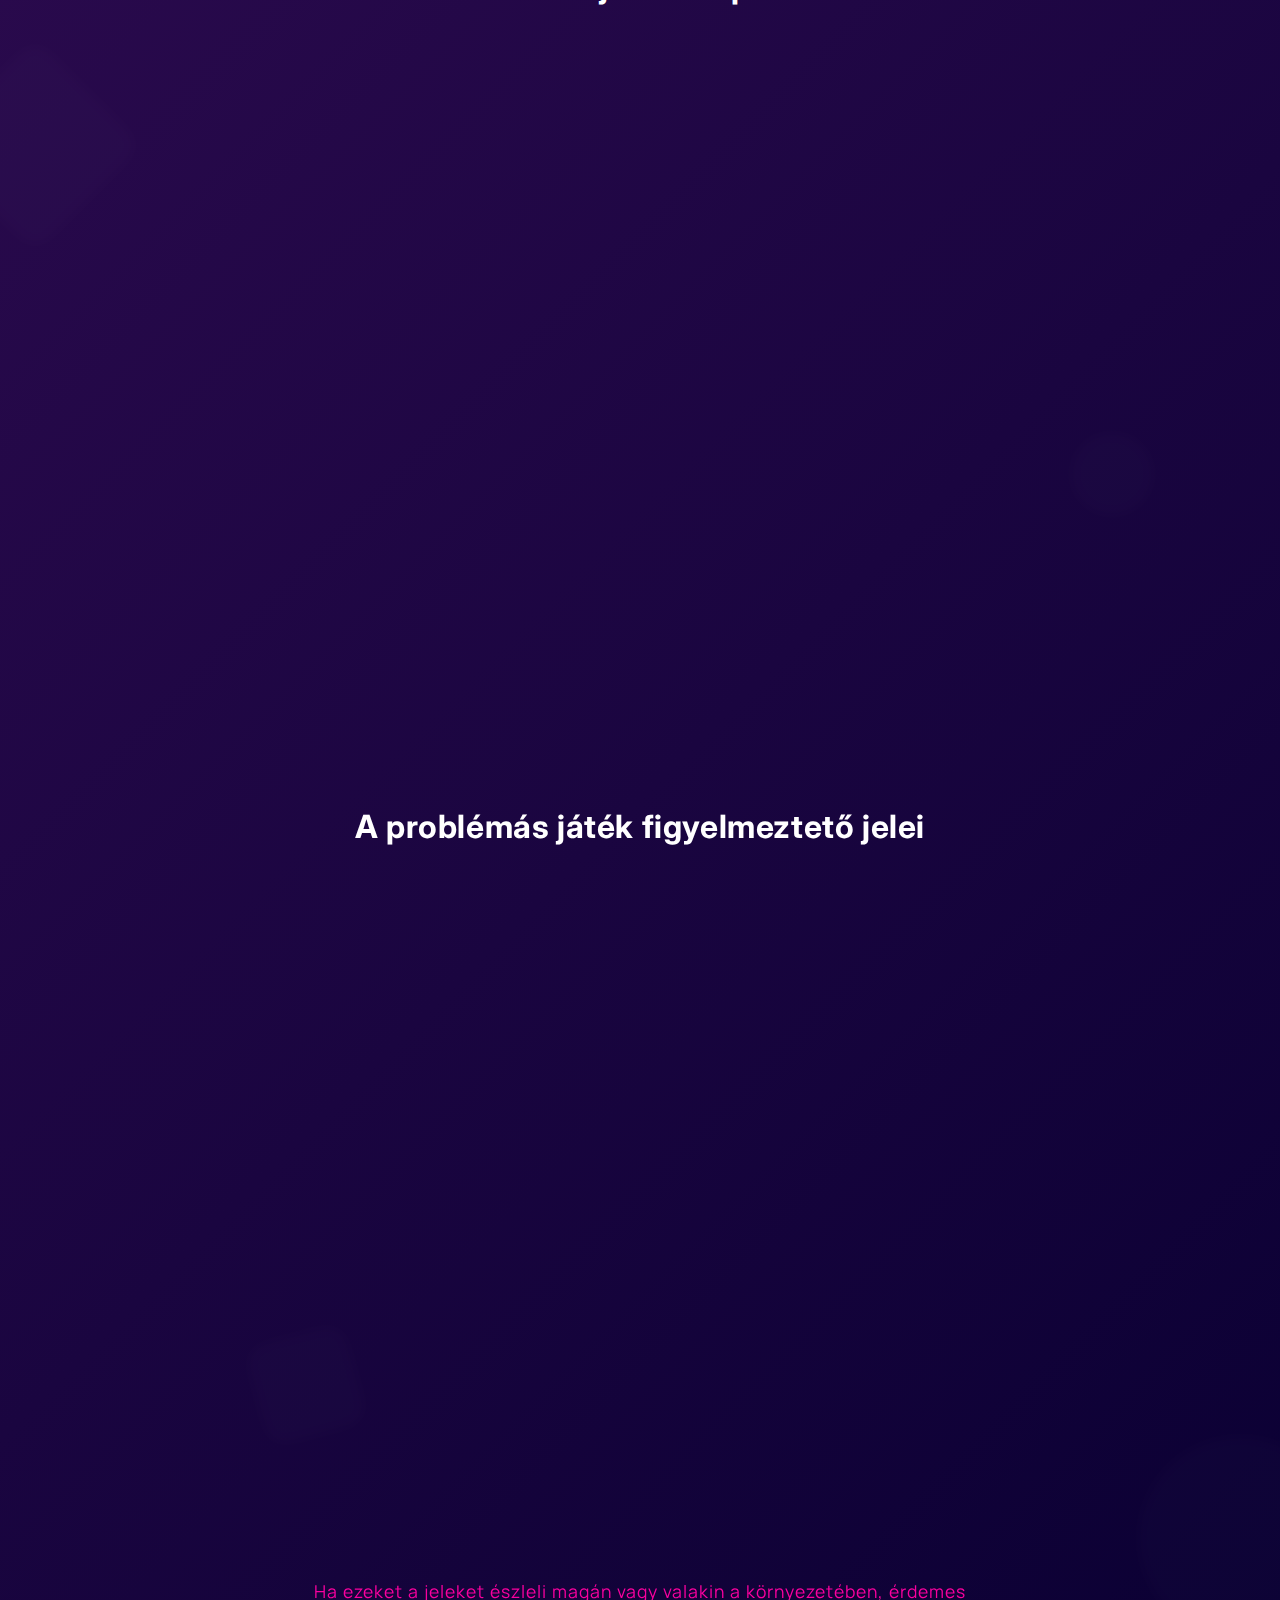
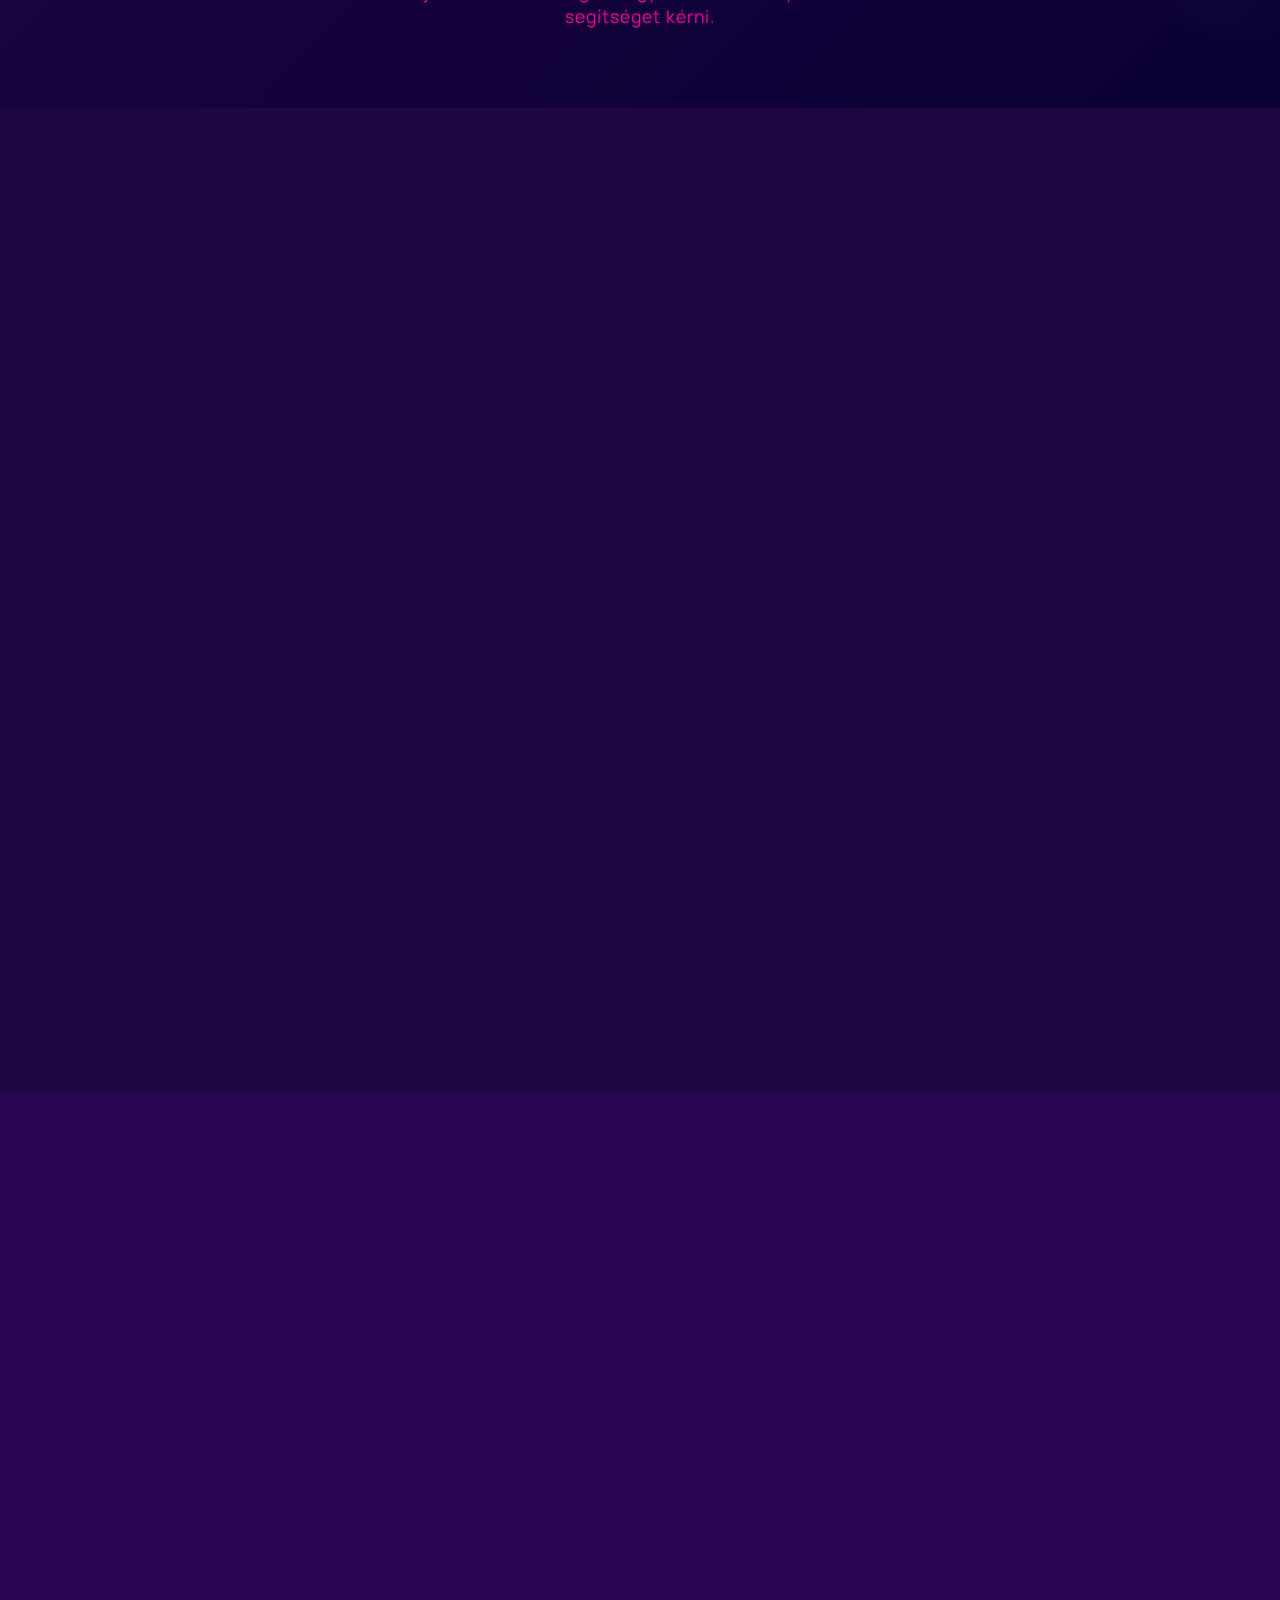
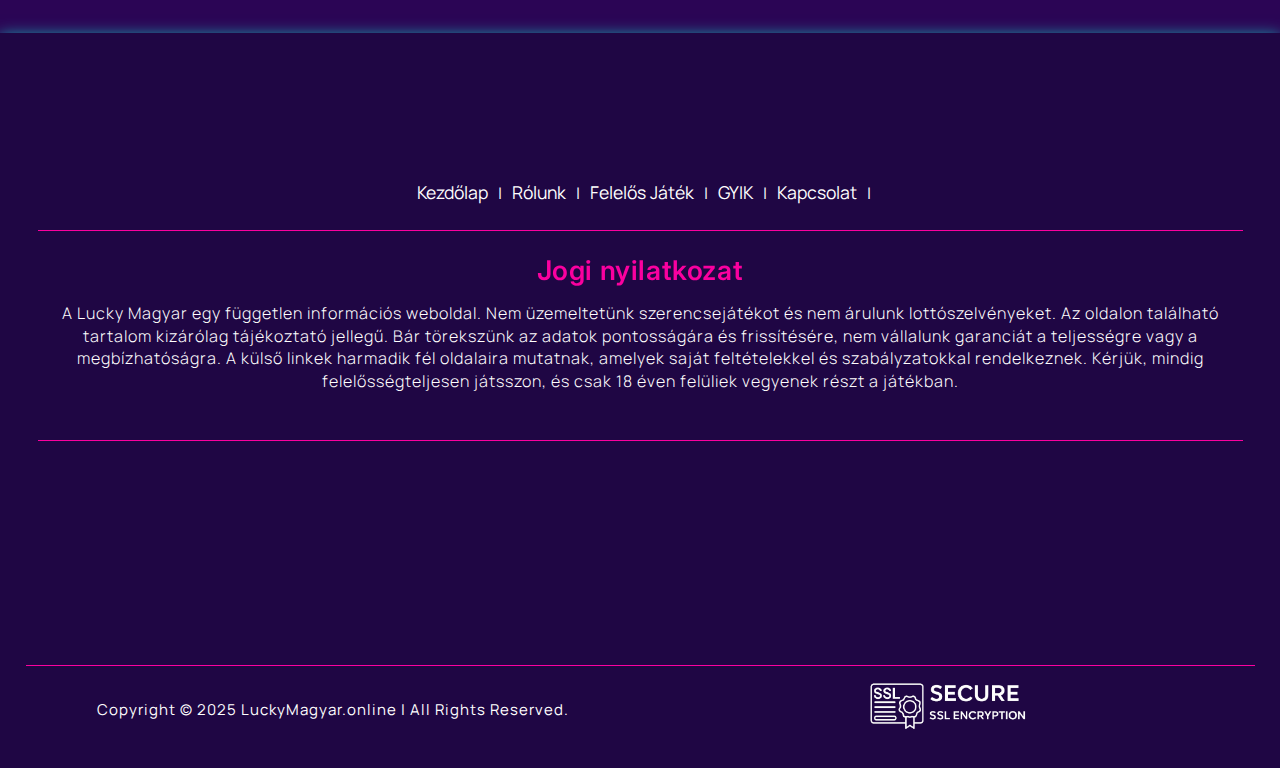
<file: responsible-gaming.html>
<!DOCTYPE html>
<html lang="hu">

<head>
    <meta charset="UTF-8">
    <meta name="viewport" content="width=device-width, initial-scale=1.0">
    <link href="https://cdn.jsdelivr.net/npm/bootstrap@5.3.3/dist/css/bootstrap.min.css" rel="stylesheet">
    <link rel="stylesheet" href="https://cdnjs.cloudflare.com/ajax/libs/font-awesome/6.4.0/css/all.min.css"
        integrity="sha512-pVhn0r6JoRkCy1TxvBNTYuhX7ZdT8qzA2Da0XwqTlI3xuP+5Vz1yGZ2V8pXU4yyX4M7+mWQ6Pz+XXrGs9l8Hvg=="
        crossorigin="anonymous" referrerpolicy="no-referrer" />
    <link rel="shortcut icon" href="./assets/images/favicon.ico" type="image/x-icon">
    <!-- AOS CSS -->
    <link href="https://unpkg.com/aos@2.3.1/dist/aos.css" rel="stylesheet">
    <link rel="stylesheet" href="./assets/css/styles.css">
    <link rel="stylesheet" href="./assets/css/responsive.css">
    <title>Felelős Játék</title>
</head>

<body>

    <header class="sticky-header">
        <div class="container">
            <nav class="navigation-bar">
                <div class="brand-container">
                    <a href="./" class="brand-link">
                    </a>
                </div>

                <div class="menu-toggle-btn"></div>

                <div class="navigation-menu">
                    <ul>

                        <li><a href="./">Kezdőlap</a></li>
                        <li><a href="./about">Rólunk</a></li>
                        <li><a class="active" href="./responsible-gaming">Felelős Játék</a></li>
                        <li><a href="./faq">GYIK</a></li>
                        <li><a href="./contact">Kapcsolat</a></li>
                    </ul>
                    <div class="menu-close-btn"></div>
                </div>
            </nav>
        </div>
    </header>

    <main>
        <!-- Inner Page Banner -->
        <!-- About Us Page Banner -->
        <section class="innerpage-banner d-flex align-items-center text-center"
            style="background-image: url('./assets/images/responsible-after-banner.jpg');">
            <div class="container">
                <div class="innerpage-banner-content">
                    <h1 class="innerpage-title">Elkötelezettségünk a felelős játék iránt</h1>

                </div>
            </div>
        </section>

        <!-- Section 1 -->
        <section class="keno-section overflow-class">


            <div class="container">
                <div class="row align-items-center flex-lg-row-reverse keno-row-class mb-4">
                    <!-- Image Column -->
                    <div class="col-lg-6 mb-4 mb-lg-0" data-aos="zoom-in">
                        <div class="keno-image">
                            <img src="./assets/images/temp.jpg" alt="KENO Mission" class="img-fluid rounded shadow-lg">
                        </div>
                    </div>
                    <!-- Content Column -->
                    <div class="col-lg-6">
                        <div class="keno-content" data-aos="fade-right">
                            <p>
                                A Lucky Magyarnál hisszük, hogy a KENO és más lottó jellegű játékok mindig
                                szórakoztatóak, biztonságosak és felelősségteljesek kell, hogy legyenek. A
                                szerencsejátéknak soha nem szabad megoldásnak lennie anyagi problémákra, és nem okozhat
                                stresszt — ez szórakozás, és annak is kell maradnia.
                            </p>
                        </div>
                    </div>
                </div>
                <div class="row align-items-center">
                    <!-- Image Column -->
                    <div class="col-lg-6 mb-4 mb-lg-0" data-aos="zoom-in">
                        <div class="keno-image">
                            <img src="./assets/images/advice.jpg" alt="KENO Excitement"
                                class="img-fluid rounded shadow-lg">
                        </div>
                    </div>
                    <!-- Content Column -->
                    <div class="col-lg-6">
                        <div class="keno-content" data-aos="fade-left">
                            <p>
                                Ez az oldal gyakorlati tanácsokat, eszközöket és támogatási forrásokat nyújt, hogy a
                                játékosok kontroll alatt tarthassák a játékot, és felelősségteljesen élvezhessék a
                                KENO-t.
                            </p>
                        </div>
                    </div>
                </div>
            </div>
            <!-- SVG Curve -->

        </section>


        <section class="keno-tips-section overflow-class "
            style="background: linear-gradient(135deg, #2a0a4d, #0a0033);">
            <!-- Geometric Shapes -->
            <div class="bg-shape bg-shape-1"></div>
            <div class="bg-shape bg-shape-2"></div>
            <div class="bg-shape bg-shape-3"></div>
            <div class="bg-shape bg-shape-4"></div>

            <div class="container">
                <!-- Heading -->
                <h2 class="keno-tips-heading mb-5">A felelős játék alapelvei</h2>


                <div class="row g-4">
                    <!-- Tip 1 -->
                    <div class="col-12 col-sm-6 col-md-6 col-lg-4" data-aos="fade-up-right">
                        <div class="tip-card h-100">
                            <div class="tip-image">
                                <img src="./assets/images/boundaries.jpg" alt="Esélyek" />
                            </div>
                            <h3 class="tip-title">Határozzon meg kereteket</h3>
                            <p class="tip-text">
                                Döntse el előre, mennyi időt és pénzt szán a játékra.
                            </p>
                        </div>
                    </div>

                    <!-- Tip 2 -->
                    <div class="col-12 col-sm-6 col-md-6 col-lg-4" data-aos="fade-up">
                        <div class="tip-card h-100">
                            <div class="tip-image">
                                <img src="./assets/images/play-for-fun.jpg" alt="Költségkeret" />
                            </div>
                            <h3 class="tip-title">Szórakozásból játsszon</h3>
                            <p class="tip-text">
                                A KENO szórakozás, nem pénzkereseti forma.
                            </p>
                        </div>
                    </div>

                    <!-- Tip 3 -->
                    <div class="col-12 col-sm-6 col-md-6 col-lg-4" data-aos="fade-up-left">
                        <div class="tip-card h-100">
                            <div class="tip-image">
                                <img src="./assets/images/balance.jpg" alt="Szórakozás" />
                            </div>
                            <h3 class="tip-title">Őrizze meg az egyensúlyt</h3>
                            <p class="tip-text">
                                Ne hagyja, hogy a játék befolyásolja a munkáját, családját vagy mindennapjait.
                            </p>
                        </div>
                    </div>

                    <!-- Tip 4 -->
                    <div class="col-12 col-sm-6 col-md-6 col-lg-4" data-aos="fade-up-right">
                        <div class="tip-card h-100">
                            <div class="tip-image">
                                <img src="./assets/images/know-odds.jpg" alt="Tájékozottság" />
                            </div>
                            <h3 class="tip-title">Ismerje az esélyeket</h3>
                            <p class="tip-text">
                                A KENO szerencsejáték — nincs biztos nyerő stratégia.

                            </p>
                        </div>
                    </div>
                    <div class="col-12 col-sm-6 col-md-6 col-lg-4" data-aos="fade-up">
                        <div class="tip-card h-100">
                            <div class="tip-image">
                                <img src="./assets/images/stop.jpg" alt="Tájékozottság" />
                            </div>
                            <h3 class="tip-title">Tartson szünetet</h3>
                            <p class="tip-text">
                                Időnként álljon meg, hogy a játék élvezetes maradjon.

                            </p>
                        </div>
                    </div>
                </div>


            </div>
            <div class="container" style="padding-top: 50px;">
                <!-- Heading -->
                <h2 class="keno-tips-heading mb-5">A problémás játék figyelmeztető jelei</h2>


                <div class="row g-4">
                    <!-- Tip 1 -->
                    <div class="col-12 col-sm-6 col-md-6 col-lg-4" data-aos="fade-up-right">
                        <div class="tip-card h-100">
                            <div class="tip-image">
                                <img src="./assets/images/time.jpg" alt="Esélyek" />
                            </div>

                            <p class="tip-text">
                                Több pénzt vagy időt költ, mint tervezett.
                            </p>
                        </div>
                    </div>

                    <!-- Tip 2 -->
                    <div class="col-12 col-sm-6 col-md-6 col-lg-4" data-aos="fade-up">
                        <div class="tip-card h-100">
                            <div class="tip-image">
                                <img src="./assets/images/stops.jpg" alt="Költségkeret" />
                            </div>

                            <p class="tip-text">
                                Azonnal újra játszik, hogy visszanyerje a veszteségeit.
                            </p>
                        </div>
                    </div>

                    <!-- Tip 3 -->
                    <div class="col-12 col-sm-6 col-md-6 col-lg-4" data-aos="fade-up-left">
                        <div class="tip-card h-100">
                            <div class="tip-image">
                                <img src="./assets/images/loan.jpg" alt="Szórakozás" />
                            </div>

                            <p class="tip-text">
                                Pénzt kölcsönöz vagy tárgyakat ad el a játék miatt.
                            </p>
                        </div>
                    </div>

                    <!-- Tip 4 -->
                    <div class="col-12 col-sm-6 col-md-6 col-lg-4" data-aos="fade-up-right">
                        <div class="tip-card h-100">
                            <div class="tip-image">
                                <img src="./assets/images/anxiety.jpg" alt="Tájékozottság" />
                            </div>

                            <p class="tip-text">
                                Szorongást, bűntudatot vagy titkolózást tapasztal a szerencsejáték miatt.

                            </p>
                        </div>
                    </div>
                    <div class="col-12 col-sm-6 col-md-6 col-lg-4" data-aos="fade-up">
                        <div class="tip-card h-100">
                            <div class="tip-image">
                                <img src="./assets/images/family.jpg" alt="Tájékozottság" />
                            </div>

                            <p class="tip-text">
                                Elhanyagolja a munkát, az iskolát vagy a kapcsolatokat.

                            </p>
                        </div>
                    </div>
                </div>
                <p class="keno-tips-subtext mt-5" style="margin-bottom: 0 ;">
                    Ha ezeket a jeleket észleli magán vagy valakin a környezetében, érdemes segítséget kérni.
                </p>
            </div>
        </section>






        <section class="keno-how-section overflow-class" data-aos="fade-up" data-aos-duration="2000">
            <!-- Geometric Shapes -->
            <div class="triangle-shape"></div>
            <div class="triangle-small"></div>
            <div class="container">
                <h2 class="keno-how-heading">Támogatás és források Magyarországon</h2>
                <p class="keno-how-text">
                    Ha Ön vagy valaki, akit ismer, a szerencsejáték problémává vált, szakmai segítség áll rendelkezésre
                </p>

                <div class="row align-items-center g-5">
                    <!-- Image -->
                    <div class="col-lg-6 text-center">
                        <img src="./assets/images/temp.jpg" alt="Keno játék" class="keno-how-image">
                    </div>

                    <!-- Features -->
                    <div class="col-lg-6">
                        <div class="row g-4">
                            <!-- Feature 1 -->
                            <div class="col-12 ">
                                <div class="keno-feature-card">
                                    <div class="keno-feature-icon">⚖️</div>
                                    <h3 class="keno-feature-title">Szerencsejáték Felügyelet</h3>
                                    <p class="keno-feature-text">
                                        felügyeli az engedéllyel rendelkező szolgáltatókat, és biztosítja a biztonságos
                                        játék környezetet.
                                    </p>
                                </div>
                            </div>
                            <!-- Feature 2 -->
                            <div class="col-12 ">
                                <div class="keno-feature-card">
                                    <div class="keno-feature-icon">🤝</div>
                                    <h3 class="keno-feature-title">Magyarországi Anonim Szerencsejátékosok</h3>
                                    <p class="keno-feature-text">
                                        támogató csoportok a játékfüggőséggel küzdők számára.
                                    </p>
                                </div>
                            </div>
                            <!-- Feature 3 -->
                            <div class="col-12">
                                <div class="keno-feature-card">
                                    <div class="keno-feature-icon">🏥</div>
                                    <h3 class="keno-feature-title">Nemzeti Addiktológiai Központ</h3>
                                    <p class="keno-feature-text">
                                        országos intézmény a függőségek kezelésére.
                                    </p>
                                </div>
                            </div>
                        </div>
                    </div>

                </div>
            </div>
        </section>



        <!-- Szerepünk Section -->
        <!-- Szerepünk Section -->
        <!-- Szerepünk Section -->
        <section id="szerepunk" class="role-section overflow-class">
            <!-- Background shapes container -->
            <!-- <div class="bg-shapes">
                <div class="shape circle shape-1"></div>
                <div class="shape circle shape-2"></div>
                <div class="shape square shape-1"></div>
                <div class="shape square shape-2"></div>
            </div> -->

            <div class="container">
                <div class="row justify-content-center" data-aos="fade-up" data-aos-duration="3000">
                    <div class="col-lg-8">
                        <article class="role-card p-4 p-md-5">
                            <header class="role-head mb-3">
                                <h2 class="role-title">Szerepünk</h2>
                                <div class="role-accent" aria-hidden="true"></div>
                            </header>

                            <div class="role-body">
                                <p class="role-paragraph">
                                    A Lucky Magyar nem szerencsejáték-szolgáltató. Mi információt, útmutatót és
                                    forrásokat biztosítunk.
                                    Célunk, hogy ösztönözzük a felelős játékot, és a felhasználókat engedéllyel
                                    rendelkező, szabályozott platformokra irányítsuk.
                                </p>

                                <p class="role-paragraph mt-3">
                                    Elkötelezettek vagyunk amellett, hogy minden játékos megértse a KENO izgalmait és
                                    kockázatait egyaránt.
                                </p>
                            </div>
                        </article>
                    </div>
                </div>
            </div>
        </section>






















    </main>

    <footer class="footer scroll-anim overflow-class">
        <div class="container">
            <div class="row align-items-center">
                <div class="col-12 aos-init aos-animate" data-aos="fade-down" data-aos-duration="1000">
                    <div class="footer_logo_box text-center pb-3">
                        <a href="./" class="footer_logo" data-aos="fade-down"></a>
                    </div>
                </div>
                <div class="col-md-12 pb-4">
                    <div class="footer-links">
                        <a href="./">Kezdőlap</a> |
                        <a href="./about">Rólunk</a> |
                        <a href="./responsible-gaming">Felelős Játék</a> |
                        <a href="./lizard">GYIK</a> |
                        <a href="./contact">Kapcsolat</a> |

                    </div>
                </div>
                <div class="col-md-12">
                    <div class="disclaimer_txt text-center pt-4 pb-5">
                        <h3>
                            Jogi nyilatkozat
                        </h3>
                        <p>
                            A Lucky Magyar egy független információs weboldal. Nem üzemeltetünk szerencsejátékot és
                            nem árulunk lottószelvényeket. Az oldalon található tartalom kizárólag tájékoztató
                            jellegű. Bár törekszünk az adatok pontosságára és frissítésére, nem vállalunk garanciát
                            a teljességre vagy a megbízhatóságra. A külső linkek harmadik fél oldalaira mutatnak,
                            amelyek saját feltételekkel és szabályzatokkal rendelkeznek. Kérjük, mindig
                            felelősségteljesen játsszon, és csak 18 éven felüliek vegyenek részt a játékban.
                        </p>
                    </div>
                </div>


                <div class="col-md-12 py-4 text-center aos-init" data-aos="fade-left" data-aos-duration="1000">
                    <h3 class="text-center follow_heading mb-3">
                        Follow Us
                    </h3>
                    <div class="social-links">
                        <a href="https://www.facebook.com/" target="_blank"><svg xmlns="http://www.w3.org/2000/svg"
                                viewBox="0 0 640 640"><!--!Font Awesome Free v7.0.1 by @fontawesome - https://fontawesome.com License - https://fontawesome.com/license/free Copyright 2025 Fonticons, Inc.-->
                                <path
                                    d="M240 363.3L240 576L356 576L356 363.3L442.5 363.3L460.5 265.5L356 265.5L356 230.9C356 179.2 376.3 159.4 428.7 159.4C445 159.4 458.1 159.8 465.7 160.6L465.7 71.9C451.4 68 416.4 64 396.2 64C289.3 64 240 114.5 240 223.4L240 265.5L174 265.5L174 363.3L240 363.3z" />
                            </svg></a>
                        <a href="https://www.instagram.com/?hl=en" target="_blank"><svg
                                xmlns="http://www.w3.org/2000/svg" x="0px" y="0px" width="100" height="100"
                                viewBox="0 0 30 30">
                                <path
                                    d="M 9.9980469 3 C 6.1390469 3 3 6.1419531 3 10.001953 L 3 20.001953 C 3 23.860953 6.1419531 27 10.001953 27 L 20.001953 27 C 23.860953 27 27 23.858047 27 19.998047 L 27 9.9980469 C 27 6.1390469 23.858047 3 19.998047 3 L 9.9980469 3 z M 22 7 C 22.552 7 23 7.448 23 8 C 23 8.552 22.552 9 22 9 C 21.448 9 21 8.552 21 8 C 21 7.448 21.448 7 22 7 z M 15 9 C 18.309 9 21 11.691 21 15 C 21 18.309 18.309 21 15 21 C 11.691 21 9 18.309 9 15 C 9 11.691 11.691 9 15 9 z M 15 11 A 4 4 0 0 0 11 15 A 4 4 0 0 0 15 19 A 4 4 0 0 0 19 15 A 4 4 0 0 0 15 11 z">
                                </path>
                            </svg></a>
                        <a href="https://x.com/?lang=en" target="_blank"><svg xmlns="http://www.w3.org/2000/svg"
                                viewBox="0 0 640 640"><!--!Font Awesome Free v7.0.1 by @fontawesome - https://fontawesome.com License - https://fontawesome.com/license/free Copyright 2025 Fonticons, Inc.-->
                                <path
                                    d="M453.2 112L523.8 112L369.6 288.2L551 528L409 528L297.7 382.6L170.5 528L99.8 528L264.7 339.5L90.8 112L236.4 112L336.9 244.9L453.2 112zM428.4 485.8L467.5 485.8L215.1 152L173.1 152L428.4 485.8z" />
                            </svg></a>
                        <a href="https://www.youtube.com/" target="_blank"><svg xmlns="http://www.w3.org/2000/svg"
                                x="0px" y="0px" width="100" height="100" viewBox="0 0 30 30">
                                <path
                                    d="M 15 4 C 10.814 4 5.3808594 5.0488281 5.3808594 5.0488281 L 5.3671875 5.0644531 C 3.4606632 5.3693645 2 7.0076245 2 9 L 2 15 L 2 15.001953 L 2 21 L 2 21.001953 A 4 4 0 0 0 5.3769531 24.945312 L 5.3808594 24.951172 C 5.3808594 24.951172 10.814 26.001953 15 26.001953 C 19.186 26.001953 24.619141 24.951172 24.619141 24.951172 L 24.621094 24.949219 A 4 4 0 0 0 28 21.001953 L 28 21 L 28 15.001953 L 28 15 L 28 9 A 4 4 0 0 0 24.623047 5.0546875 L 24.619141 5.0488281 C 24.619141 5.0488281 19.186 4 15 4 z M 12 10.398438 L 20 15 L 12 19.601562 L 12 10.398438 z">
                                </path>
                            </svg></a>
                    </div>
                </div>
                <div class="col-md-12 aos-init" data-aos="fade-right" data-aos-duration="1000">
                    <div class="footer-links">
                        <a href="./privacy-policy">Adatvédelmi Szabályzat</a> |
                        <a href="./cookie-policy">Cookie Szabályzat</a> |
                        <a href="./terms-condition">Általános Szerződési Feltételek</a>
                    </div>
                </div>
            </div>
        </div>
    </footer>
    <div class="after-footer text-center" style=" background-color: #1f0644 ">
        <div class="container">
            <div class="row py-3" style="  border-top: 1px solid #fa009f;">
                <div class="col-12">
                    <div class="row align-items-center">
                        <div class="col-md-6 mb-3 mb-md-0 ">
                            <div class="text-center copyright-text">
                                <p>
                                    Copyright © 2025 LuckyMagyar.online | All Rights Reserved.
                                </p>
                            </div>
                        </div>
                        <div class="col-md-6">
                            <div class="ssl-certi-inner" style="background-image: url('./assets/images/ssl.png');">
                            </div>
                        </div>
                    </div>
                </div>
            </div>
        </div>
    </div>






















    <script src="https://cdn.jsdelivr.net/npm/bootstrap@5.3.3/dist/js/bootstrap.bundle.min.js"></script>

    <script src="./assets/js/jquery.js"></script>
    <script src="./assets/js/index.js"></script>
    <!-- AOS JS -->
    <script src="https://unpkg.com/aos@2.3.1/dist/aos.js"></script>
    <script>
        AOS.init();
    </script>
</body>








</html>
</file>
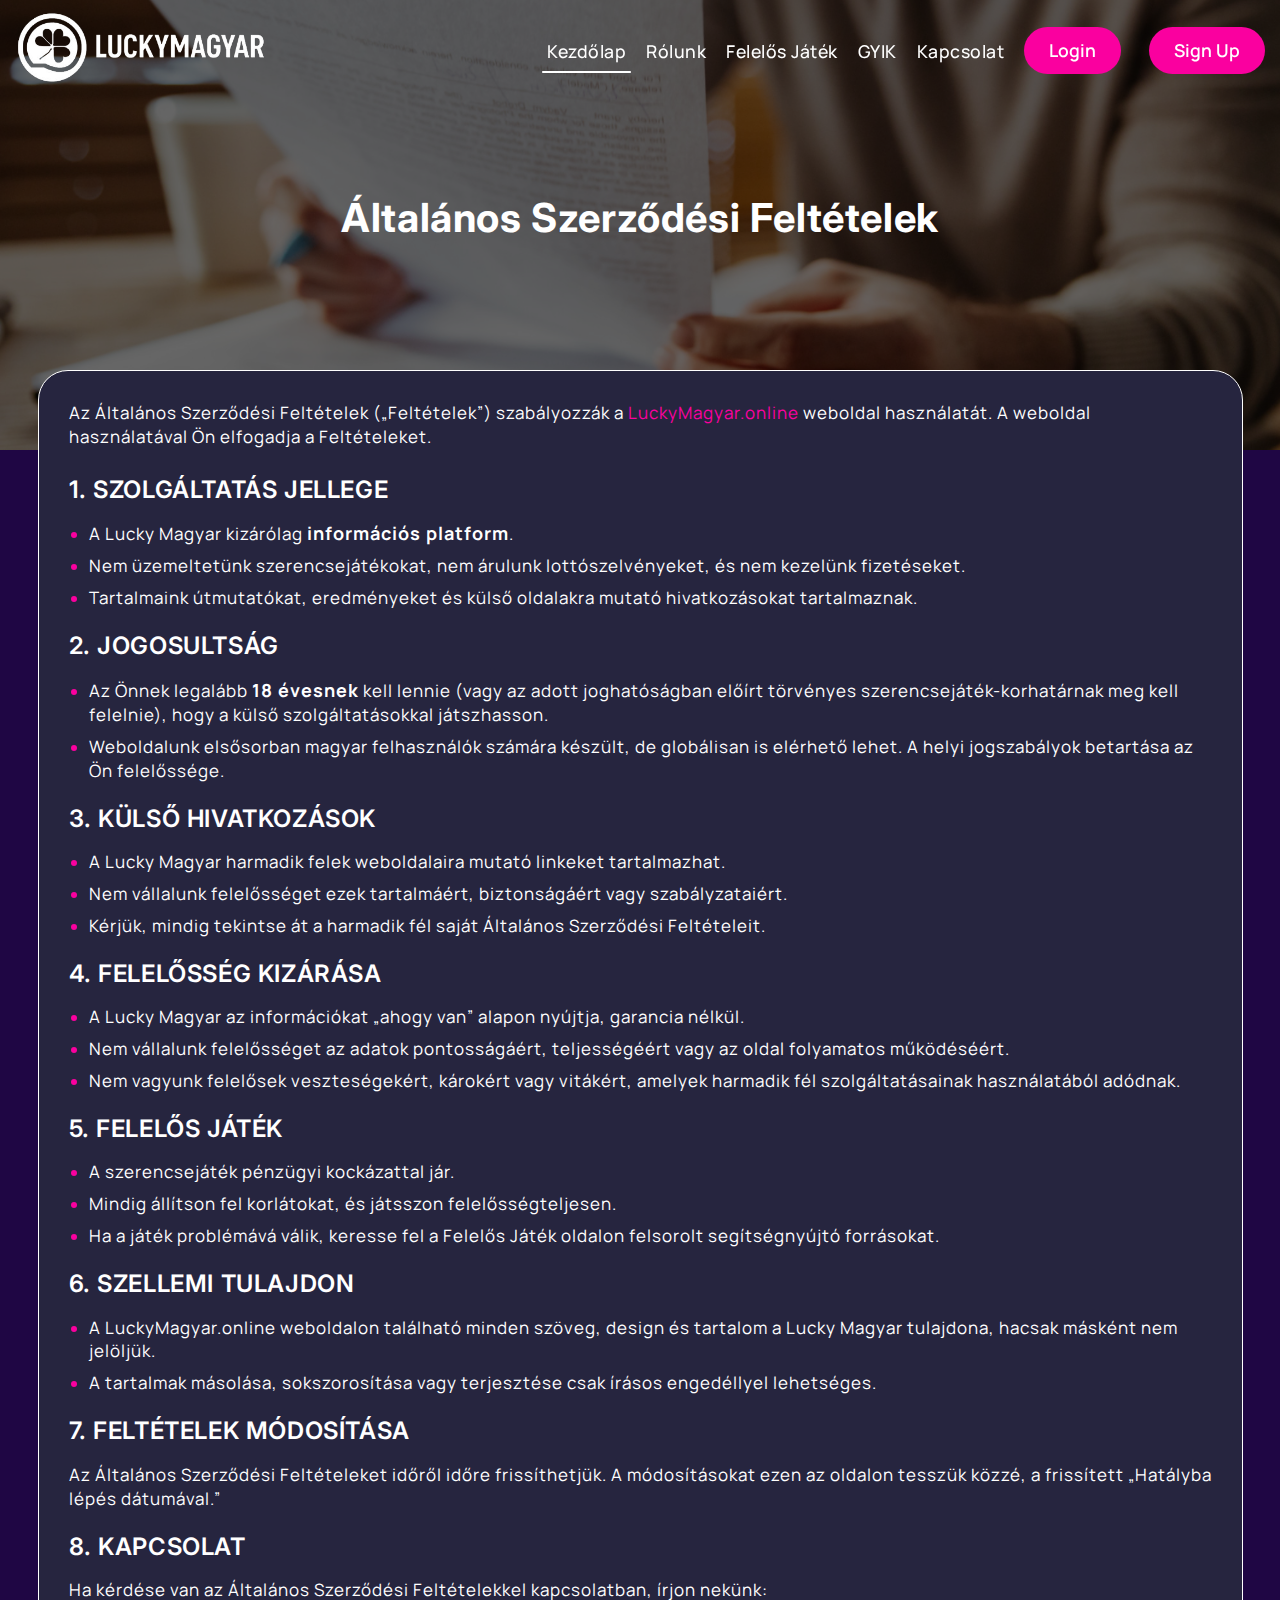
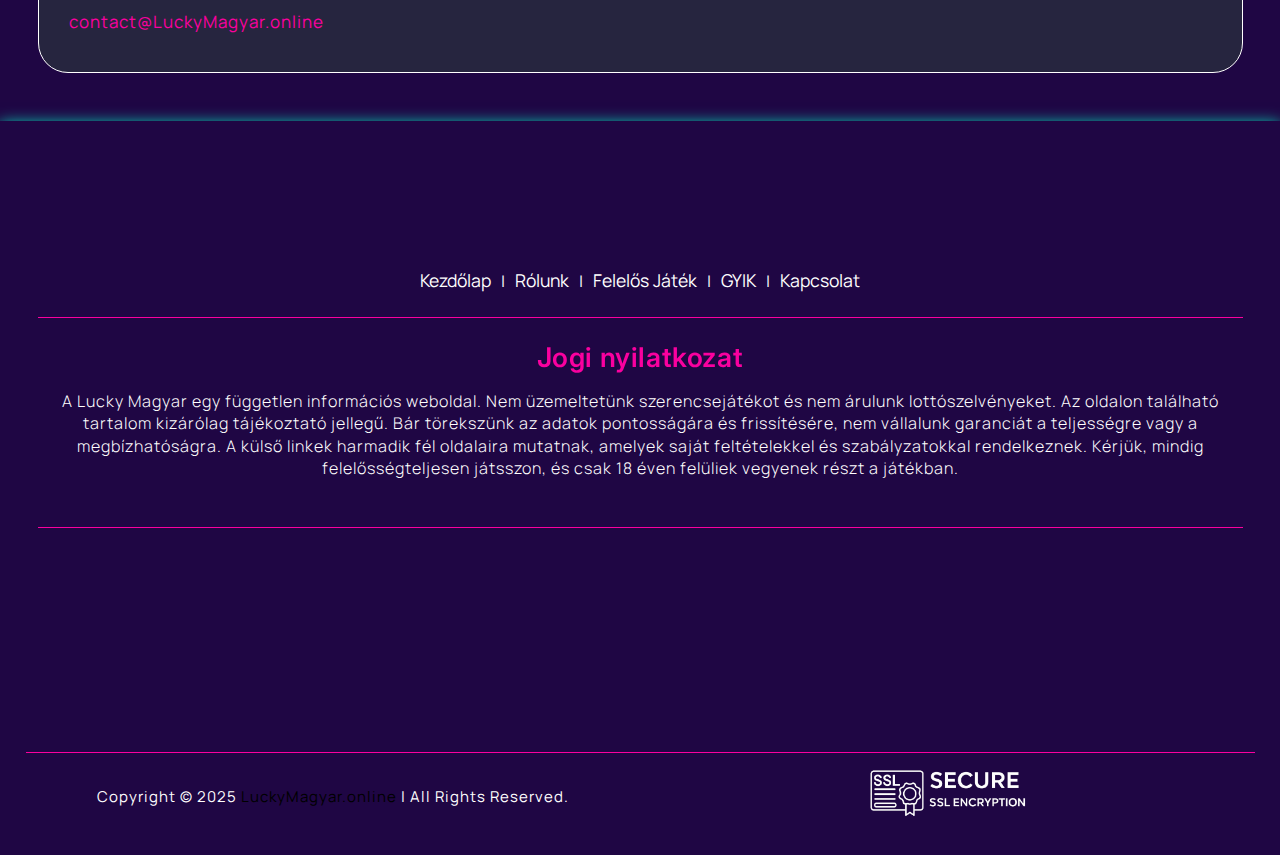
<file: terms-condition.html>
<!DOCTYPE html>
<html lang="hu">

<head>
    <meta charset="UTF-8">
    <meta name="viewport" content="width=device-width, initial-scale=1.0">
    <link href="https://cdn.jsdelivr.net/npm/bootstrap@5.3.3/dist/css/bootstrap.min.css" rel="stylesheet">
    <link rel="stylesheet" href="https://cdnjs.cloudflare.com/ajax/libs/font-awesome/6.4.0/css/all.min.css"
        integrity="sha512-pVhn0r6JoRkCy1TxvBNTYuhX7ZdT8qzA2Da0XwqTlI3xuP+5Vz1yGZ2V8pXU4yyX4M7+mWQ6Pz+XXrGs9l8Hvg=="
        crossorigin="anonymous" referrerpolicy="no-referrer" />
    <link rel="shortcut icon" href="./assets/images/fav.png" type="image/x-icon">
    <!-- AOS CSS -->
    <link href="https://unpkg.com/aos@2.3.1/dist/aos.css" rel="stylesheet">
    <link rel="stylesheet" href="./assets/css/styles.css">
    <link rel="stylesheet" href="./assets/css/responsive.css">
    <title>Általános Szerződési Feltételek</title>
</head>

<body>

    <header class="sticky-header">
        <div class="container">
            <nav class="navigation-bar">
                <div class="brand-container">
                    <a href="./" class="brand-link">
                    </a>
                </div>

                <div class="menu-toggle-btn"></div>

                <div class="navigation-menu">
                    <ul>

                        <li><a class="active" href="./">Kezdőlap</a></li>
                        <li><a href="./about">Rólunk</a></li>
                        <li><a href="./responsible-gaming">Felelős Játék</a></li>
                        <li><a href="./faq">GYIK</a></li>
                        <li><a href="./contact">Kapcsolat</a></li>
                    </ul>
                    <div class="menu-close-btn"></div>
                    <!-- Header Buttons -->
                    <div class="header-actions">
                        <a class="butn btn btn-primary me-2" id="login_btn_top" data-bs-toggle="modal"
                            data-bs-target="#exampleModal">Login</a>
                        <a class="butn btn btn-secondary" id="signup_btn_top" data-bs-toggle="modal"
                            data-bs-target="#exampleModal1">Sign Up</a>
                    </div>
                </div>
            </nav>
        </div>
    </header>
    <main>
        <!-- Inner Page Banner -->
        <!-- About Us Page Banner -->
        <section class="innerpage-banner d-flex align-items-center text-center"
            style="background-image: url('./assets/images/term-and-conditions-banner.jpg');">
            <div class="container">
                <div class="innerpage-banner-content">
                    <h1 class="innerpage-title">Általános Szerződési Feltételek</h1>

                </div>
            </div>
        </section>







        <!-- Privacy Pages Content Section Start -->
        <section class="footer-pages-content-section pb-7 mb-5">
            <div class="container">
                <div class="footer-pages-wrap">
                    <div class="footer-pages-content-grp">

                        <p class="mb-4">
                            Az Általános Szerződési Feltételek („Feltételek”) szabályozzák a
                            <a href="./" class="text_theme">LuckyMagyar.online</a> weboldal
                            használatát. A weboldal használatával Ön elfogadja a Feltételeket.







                        </p>

                    </div>



                    <div class="footer-pages-content-grp">
                        <h3>
                            1. Szolgáltatás jellege
                        </h3>
                        <ul>
                            <li>
                                <p>
                                    A Lucky Magyar kizárólag <strong>információs platform</strong>.
                                </p>
                            </li>
                            <li>
                                <p>
                                    Nem üzemeltetünk szerencsejátékokat, nem árulunk lottószelvényeket, és nem kezelünk
                                    fizetéseket.
                                </p>
                            </li>
                            <li>
                                <p>
                                    Tartalmaink útmutatókat, eredményeket és külső oldalakra mutató hivatkozásokat
                                    tartalmaznak.
                                </p>
                            </li>


                        </ul>


                    </div>


                    <div class="footer-pages-content-grp">
                        <h3>
                            2. Jogosultság
                        </h3>

                        <ul>
                            <li>
                                <p>

                                    Az Önnek legalább <strong>18 évesnek</strong> kell lennie (vagy az adott
                                    joghatóságban előírt
                                    törvényes szerencsejáték-korhatárnak meg kell felelnie), hogy a külső
                                    szolgáltatásokkal játszhasson.

                                </p>
                            </li>
                            <li>
                                <p>
                                    Weboldalunk elsősorban magyar felhasználók számára készült, de globálisan is
                                    elérhető lehet. A helyi jogszabályok betartása az Ön felelőssége.

                                </p>
                            </li>


                        </ul>
                    </div>

                    <div class="footer-pages-content-grp">
                        <h3>
                            3. Külső hivatkozások
                        </h3>
                        <ul>
                            <li>
                                <p>

                                    A Lucky Magyar harmadik felek weboldalaira mutató linkeket tartalmazhat.

                                </p>
                            </li>
                            <li>
                                <p>
                                    Nem vállalunk felelősséget ezek tartalmáért, biztonságáért vagy szabályzataiért.

                                </p>
                            </li>
                            <li>
                                <p>
                                    Kérjük, mindig tekintse át a harmadik fél saját Általános Szerződési Feltételeit.

                                </p>
                            </li>



                        </ul>


                    </div>

                    <div class="footer-pages-content-grp">
                        <h3>
                            4. Felelősség kizárása
                        </h3>
                        <ul>
                            <li>
                                <p>

                                    A Lucky Magyar az információkat „ahogy van” alapon nyújtja, garancia nélkül.
                                </p>
                            </li>
                            <li>
                                <p>
                                    Nem vállalunk felelősséget az adatok pontosságáért, teljességéért vagy az oldal
                                    folyamatos működéséért.

                                </p>
                            </li>
                            <li>
                                <p>
                                    Nem vagyunk felelősek veszteségekért, károkért vagy vitákért, amelyek harmadik fél
                                    szolgáltatásainak használatából adódnak.

                                </p>
                            </li>



                        </ul>

                    </div>

                    <div class="footer-pages-content-grp">
                        <h3>
                            5. Felelős játék
                        </h3>
                        <ul>
                            <li>
                                <p>

                                    A szerencsejáték pénzügyi kockázattal jár.
                                </p>
                            </li>
                            <li>
                                <p>
                                    Mindig állítson fel korlátokat, és játsszon felelősségteljesen.

                                </p>
                            </li>
                            <li>
                                <p>
                                    Ha a játék problémává válik, keresse fel a Felelős Játék oldalon felsorolt
                                    segítségnyújtó forrásokat.

                                </p>
                            </li>



                        </ul>


                    </div>
                    <div class="footer-pages-content-grp">
                        <h3>
                            6. Szellemi tulajdon
                        </h3>
                        <ul>
                            <li>
                                <p>

                                    A LuckyMagyar.online weboldalon található minden szöveg, design és tartalom a Lucky
                                    Magyar tulajdona, hacsak másként nem jelöljük.
                                </p>
                            </li>
                            <li>
                                <p>
                                    A tartalmak másolása, sokszorosítása vagy terjesztése csak írásos engedéllyel
                                    lehetséges.

                                </p>
                            </li>




                        </ul>


                    </div>
                    <div class="footer-pages-content-grp">
                        <h3>
                            7. Feltételek módosítása
                        </h3>
                        <p>Az Általános Szerződési Feltételeket időről időre frissíthetjük. A módosításokat ezen az
                            oldalon tesszük közzé, a frissített „Hatályba lépés dátumával.”</p>



                    </div>

                    <div class="footer-pages-content-grp">
                        <h3>
                            8. Kapcsolat
                        </h3>
                        <p>
                            Ha kérdése van az Általános Szerződési Feltételekkel kapcsolatban, írjon nekünk:

                        </p>

                        <p><a href="mailto:contact@LuckyMagyar.online" class="text_theme">contact@LuckyMagyar.online</a></p>
                    </div>




                </div>
            </div>
        </section>
        <!-- Privacy Pages Content Section End-->

























    </main>

    <footer class="footer scroll-anim overflow-class">
        <div class="container">
            <div class="row align-items-center">
                <div class="col-12 aos-init aos-animate" data-aos="fade-down" data-aos-duration="1000">
                    <div class="footer_logo_box text-center pb-3">
                        <a href="./" class="footer_logo" data-aos="fade-down"></a>
                    </div>
                </div>
                <div class="col-md-12 pb-4">
                    <div class="footer-links">
                        <a href="./">Kezdőlap</a> |
                        <a href="./about">Rólunk</a> |
                        <a href="./responsible-gaming">Felelős Játék</a> |
                       <a href="./faq">GYIK</a> |
                        <a href="./contact">Kapcsolat</a> 

                    </div>
                </div>
                <div class="col-md-12">
                    <div class="disclaimer_txt text-center pt-4 pb-5">
                        <h3>
                            Jogi nyilatkozat
                        </h3>
                        <p>
                            A Lucky Magyar egy független információs weboldal. Nem üzemeltetünk szerencsejátékot és
                            nem árulunk lottószelvényeket. Az oldalon található tartalom kizárólag tájékoztató
                            jellegű. Bár törekszünk az adatok pontosságára és frissítésére, nem vállalunk garanciát
                            a teljességre vagy a megbízhatóságra. A külső linkek harmadik fél oldalaira mutatnak,
                            amelyek saját feltételekkel és szabályzatokkal rendelkeznek. Kérjük, mindig
                            felelősségteljesen játsszon, és csak 18 éven felüliek vegyenek részt a játékban.
                        </p>
                    </div>
                </div>


                <div class="col-md-12 py-4 text-center aos-init" data-aos="fade-left" data-aos-duration="1000">
                    <h3 class="text-center follow_heading mb-3">
                        Follow Us
                    </h3>
                    <div class="social-links">
                        <a href="https://www.facebook.com/" target="_blank" >


                            <svg style="width: 20px;" xmlns="http://www.w3.org/2000/svg" viewBox="0 0 320 512">
                                <path d="M80 299.3V512H196V299.3h86.5l18-97.8H196V166.9c0-51.7 20.3-71.5 72.7-71.5c16.3 0 29.4 .4 37 1.2V7.9C291.4 4 256.4 0 236.2 0C129.3 0 80 50.5 80 159.4v42.1H14v97.8H80z">
                                </path>
                            </svg>
                        
                        
                        
                        </a>
                        <a href="https://www.instagram.com/?hl=en" target="_blank"><svg
                                xmlns="http://www.w3.org/2000/svg" x="0px" y="0px" width="100" height="100"
                                viewBox="0 0 30 30">
                                <path
                                    d="M 9.9980469 3 C 6.1390469 3 3 6.1419531 3 10.001953 L 3 20.001953 C 3 23.860953 6.1419531 27 10.001953 27 L 20.001953 27 C 23.860953 27 27 23.858047 27 19.998047 L 27 9.9980469 C 27 6.1390469 23.858047 3 19.998047 3 L 9.9980469 3 z M 22 7 C 22.552 7 23 7.448 23 8 C 23 8.552 22.552 9 22 9 C 21.448 9 21 8.552 21 8 C 21 7.448 21.448 7 22 7 z M 15 9 C 18.309 9 21 11.691 21 15 C 21 18.309 18.309 21 15 21 C 11.691 21 9 18.309 9 15 C 9 11.691 11.691 9 15 9 z M 15 11 A 4 4 0 0 0 11 15 A 4 4 0 0 0 15 19 A 4 4 0 0 0 19 15 A 4 4 0 0 0 15 11 z">
                                </path>
                            </svg></a>
                        <a href="https://x.com/?lang=en" target="_blank">

                            <svg xmlns="http://www.w3.org/2000/svg" viewBox="0 0 512 512">
                                <path d="M389.2 48h70.6L305.6 224.2 487 464H345L233.7 318.6 106.5 464H35.8L200.7 275.5 26.8 48H172.4L272.9 180.9 389.2 48zM364.4 421.8h39.1L151.1 88h-42L364.4 421.8z">
                                </path>
                            </svg>
                            
                            
                            
                           </a>
                        <a href="https://www.youtube.com/" target="_blank"><svg xmlns="http://www.w3.org/2000/svg"
                                x="0px" y="0px" width="100" height="100" viewBox="0 0 30 30">
                                <path
                                    d="M 15 4 C 10.814 4 5.3808594 5.0488281 5.3808594 5.0488281 L 5.3671875 5.0644531 C 3.4606632 5.3693645 2 7.0076245 2 9 L 2 15 L 2 15.001953 L 2 21 L 2 21.001953 A 4 4 0 0 0 5.3769531 24.945312 L 5.3808594 24.951172 C 5.3808594 24.951172 10.814 26.001953 15 26.001953 C 19.186 26.001953 24.619141 24.951172 24.619141 24.951172 L 24.621094 24.949219 A 4 4 0 0 0 28 21.001953 L 28 21 L 28 15.001953 L 28 15 L 28 9 A 4 4 0 0 0 24.623047 5.0546875 L 24.619141 5.0488281 C 24.619141 5.0488281 19.186 4 15 4 z M 12 10.398438 L 20 15 L 12 19.601562 L 12 10.398438 z">
                                </path>
                            </svg></a>
                    </div>
                </div>
                <div class="col-md-12 aos-init" data-aos="fade-right" data-aos-duration="1000">
                    <div class="footer-links">
                        <a href="./privacy-policy">Adatvédelmi Szabályzat</a> |
                        <a href="./cookie-policy">Cookie Szabályzat</a> |
                        <a href="./terms-condition">Általános Szerződési Feltételek</a>
                    </div>
                </div>
            </div>
        </div>
    </footer>
    <div class="after-footer text-center" style=" background-color: #1f0644 ">
        <div class="container">
            <div class="row py-3" style="  border-top: 1px solid #fa009f;">
                <div class="col-12">
                    <div class="row align-items-center">
                        <div class="col-md-6 mb-3 mb-md-0 ">
                            <div class="text-center copyright-text">
                                <p>
                                    Copyright © 2025 <a href="./" class="text_theme">LuckyMagyar.online</a> | All Rights Reserved.
                                </p>
                            </div>
                        </div>
                        <div class="col-md-6">
                            <div class="ssl-certi-inner" style="background-image: url('./assets/images/ssl.png');">
                            </div>
                        </div>
                    </div>
                </div>
            </div>
        </div>
    </div>















    <script src="https://cdn.jsdelivr.net/npm/bootstrap@5.3.3/dist/js/bootstrap.bundle.min.js"></script>

    <script src="./assets/js/jquery.js"></script>
    <script src="./assets/js/index.js"></script>
    <!-- AOS JS -->
    <script src="https://unpkg.com/aos@2.3.1/dist/aos.js"></script>
    <script>
        AOS.init();
    </script>

</body>








</html>
</file>
<file: assets/css/styles.css>
@import url('https://fonts.googleapis.com/css2?family=Manrope:wght@200..800&family=Raleway:ital,wght@0,100..900;1,100..900&family=Ubuntu:ital,wght@0,300;0,400;0,500;0,700;1,300;1,400;1,500;1,700&display=swap');

@import url('https://fonts.googleapis.com/css2?family=Lato:ital,wght@0,100;0,300;0,400;0,700;0,900;1,100;1,300;1,400;1,700;1,900&family=Manrope:wght@200..800&family=Raleway:ital,wght@0,100..900;1,100..900&family=Ubuntu:ital,wght@0,300;0,400;0,500;0,700;1,300;1,400;1,500;1,700&display=swap');
@import url('https://fonts.googleapis.com/css2?family=Basic&family=Inter:ital,opsz,wght@0,14..32,100..900;1,14..32,100..900&family=Poppins:ital,wght@0,100;0,200;0,300;0,400;0,500;0,600;0,700;0,800;0,900;1,100;1,200;1,300;1,400;1,500;1,600;1,700;1,800;1,900&family=Raleway:ital,wght@0,100..900;1,100..900&family=Roboto:ital,wght@0,100..900;1,100..900&family=Tomorrow:ital,wght@0,100;0,200;0,300;0,400;0,500;0,600;0,700;0,800;0,900;1,100;1,200;1,300;1,400;1,500;1,600;1,700;1,800;1,900&display=swap');
@import url('https://fonts.googleapis.com/css2?family=Basic&family=Inter:ital,opsz,wght@0,14..32,100..900;1,14..32,100..900&family=Poppins:ital,wght@0,100;0,200;0,300;0,400;0,500;0,600;0,700;0,800;0,900;1,100;1,200;1,300;1,400;1,500;1,600;1,700;1,800;1,900&family=Raleway:ital,wght@0,100..900;1,100..900&family=Roboto:ital,wght@0,100..900;1,100..900&family=Tomorrow:ital,wght@0,100;0,200;0,300;0,400;0,500;0,600;0,700;0,800;0,900;1,100;1,200;1,300;1,400;1,500;1,600;1,700;1,800;1,900&display=swap');
@import url('https://fonts.googleapis.com/css2?family=Raleway:ital,wght@0,100..900;1,100..900&display=swap');

h1,
h2,
h3,
h4,
h5,
h6 {
    font-family: "Inter", sans-serif;

    margin: 0;
    line-height: 1.2;
    letter-spacing: 0.6px;
}

a {
    font-family: "Manrope", sans-serif;
    display: inline-block;
    text-decoration: none;
    margin: 0;
    padding: 0;
}

* {
    margin: 0;
    padding: 0;
    box-sizing: border-box;
    font-family: "Manrope", sans-serif;
}

p {
    margin: 0;
    padding: 0;
    font-family: "Manrope", sans-serif;
    line-height: 1.4;
    letter-spacing: 1px;
}

img {
    width: 100%;
}


ul {
    margin: 0;
    padding: 0;
    list-style: none;
}

body {
    margin: 0;
    background-color: #1f0644;
    font-family: "Manrope", sans-serif;
}

.container {
    width: 100%;
    max-width: 1235px;
    padding-left: 15px;
    padding-right: 15px;
}

header .container {
    max-width: 1435px;
}

input,
textarea,
button {
    font-family: "Manrope", sans-serif;
}

/* 

.brand-text {
    color: white;
    font-weight: 600;
    font-size: 1.4rem;
    margin-left: 10px;
}

.nav-link {
    color: white !important;
    font-weight: 500;
    font-size: 20px;
}

.nav-link:hover {
    color: #727cff !important;
}

#menuToggle {
    background: transparent;
    border: none;
    color: white;
    font-size: 1.8rem;
    display: none;
}

#sidebar {
    position: fixed;
    top: 0;
    left: -260px;
    width: 260px;
    height: 100vh;
    background-color: #031B46;
    padding: 2rem 1.5rem;
    transition: left 0.3s ease;
    z-index: 999;
    display: none;
}

#sidebar.active {
    left: 0;
    background-color: #032055;
}

#sidebar .close-btn {
    font-size: 2rem;
    color: white;
    background: transparent;
    border: none;
    
    position: absolute;
    right: 16px;
    top: 0;
}

#sidebar ul {
    list-style: none;
    padding: 0;
}

#sidebar ul li {
    margin: 1rem 0;
}

#sidebar ul li a {
    color: white;
    text-decoration: none;
    font-size: 1.2rem;
    font-weight: 500;
}

#sidebar ul li a:hover {
    color: #727cff;
}

.logo {
    width: 100%;
    max-width: 244px;
    height: 100%;
   
}

 */
/* Header CSS Start */
.sticky-header {
    position: fixed;
    top: 0;
    left: 0;
    right: 0;
    width: 100%;
    margin: 0 auto;
    z-index: 9999;
    transition: all 0.3s ease-in-out;
    padding: 0.625rem 0px;
}

.sticky-header.fixed_header {
    background-color: #54068f;
    color: white;
}


.main-container {
    display: flex;
    align-items: center;
    justify-content: space-between;
    width: 100%;
    padding: 0.9375rem 0;
}

.navigation-bar {
    display: flex;
    align-items: center;
    justify-content: space-between;
    width: 100%;
}

.brand-container {
    text-align: center;
    vertical-align: middle;
    display: inline-block;
}

.brand-container a,
.footer-logo a {
    background-image: url('../images/white-logo.png');
    background-position: left;
    background-size: contain;
    background-repeat: no-repeat;
    height: 75px;
    width: 251px;
    display: inline-block;
}


.menu-toggle-btn {
    display: none;
    width: 2rem;
    height: 2rem;
    text-align: right;
    cursor: pointer;
    margin: auto 0;
    z-index: 60;
    background-image: url("../images/menu.png");
    background-size: contain;
    background-repeat: no-repeat;
    background-position: center;
}


.navigation-menu {
    display: flex;
}

.navigation-menu ul {
    display: flex;
    justify-content: center;
    align-items: center;
}

.navigation-menu ul li a {
    padding: 0.625rem;
    display: inline-block;
    text-align: center;
    text-decoration: none;
    line-height: normal;
    position: relative;
    color: #fff;
    letter-spacing: 0.5px;
    font-weight: 500;
    font-size: 1.1rem;
}



.navigation-menu ul li a::after {
    content: '';
    position: absolute;
    width: 100%;
    transform: scaleX(0);
    border-radius: 5px;
    height: 1.5px;
    bottom: 0;
    left: 0;
    right: 0;
    background-color: #fff;
    transform-origin: center;
    transition: all 0.3s ease-out;
}

.sticky-header.fixed_header .navigation-menu ul li a::after {
    background-color: white;
}

.navigation-menu ul li a.active::after {
    transform: scaleX(0.9);
    background-color: #fff;
    transform-origin: center;
}

.navigation-menu ul li a:hover::after {
    transform: scaleX(0.9);
}

.menu-close-btn {
    display: none;
    background-position: center;
    background-repeat: no-repeat;
    background-size: cover;
    background-image: url(../images/close.png);
}

/* Header CSS End */




















/* Fullscreen banner styling */
.fullscreen-banner {
    position: relative;
    width: 100%;
    height: 500px;
    background: url("../images/home_banner.jpg") center center / cover no-repeat;
    display: flex;
    align-items: center;
    justify-content: center;
    color: rgb(255, 255, 255);
    text-align: center;
    overflow: hidden;
}

/* Gradient overlay */
.fullscreen-banner::before {
    content: "";
    position: absolute;
    top: 0;
    left: 0;
    width: 100%;
    height: 100%;
    background: rgba(0, 0, 0, 0.75);
    z-index: 1;
}

.banner-content {
    position: relative;
    z-index: 2;
    max-width: 1180px;
    padding: 0 20px;
}

/* Typing text with gradient */
.typing-text {
    display: inline-block;
    font-size: 35px;
    font-weight: 700;
    text-transform: uppercase;
    letter-spacing: 2px;
    padding-bottom: 30px;
    text-shadow: 0 3px 6px rgba(0, 0, 0, 0.8),
        0 0 12px rgba(255, 255, 255, 0.2);
    padding-top: 50px;
}

/* Paragraph text */
.banner-content p {
    font-size: 18px;
    font-weight: 500;
    line-height: normal;
    margin-bottom: 10px;
    /* font-family: "Inter", sans-serif; */
    letter-spacing: 1px;

    /* Add softer shadow for readability */
    text-shadow: 0 2px 4px rgba(0, 0, 0, 0.7);
}

/* @keyframes fadeInUp {
    0% {
        opacity: 0;
        transform: translateY(20px);
    }

    100% {
        opacity: 1;
        transform: translateY(0);
    }
} */







/* Section Heading */
.section-heading {
    text-align: center;
    margin: 25px 0 1rem;
    font-weight: bold;
    color: #fff;
}

/* Section Subtext */
.section-table-para {
    color: #fa009f;
    text-align: center;
    margin-bottom: 2rem;
}

/* Base Card Style */
.keno-card {
    border-radius: 15px;
    box-shadow: 0 6px 18px rgba(0, 0, 0, 0.5);
    padding: 1.5rem;
    color: #eaeaea;
    transition: transform 0.3s ease, background 0.3s ease;
}

.keno-card:hover {
    transform: translateY(-5px);
}

/* Card Variants */
.keno-card.card-purple {
    background: #26253f;
}

.keno-card.card-blue {
    background: #26253f;
}

/* Card Header (Date + Draw ID) */
.keno-date {
    font-size: 1rem;
    font-weight: 600;
    margin-bottom: 1rem;
    color: #f8f8f8;
    text-shadow: 0 1px 3px rgba(0, 0, 0, 0.6);
}

.draw-id {
    font-size: 0.9rem;
    color: #d0d0d0;
}

/* Lottery Numbers in Cards */
.keno-numbers {
    display: flex;
    flex-wrap: wrap;
    gap: 6px;
    /* margin-bottom: 1rem; */
    padding: 10px 0;
}

.keno-number {
    display: inline-flex;
    align-items: center;
    justify-content: center;
    width: 40px;
    height: 40px;
    border-radius: 50%;
    background: rgba(255, 255, 255, 0.25);
    color: #fff;
    font-weight: bold;
    font-size: 0.95rem;
    box-shadow: 0 2px 6px rgba(0, 0, 0, 0.3);
    transition: transform 0.2s ease, background 0.2s ease;
}

.keno-number:hover {
    background: rgba(255, 255, 255, 0.4);
    transform: scale(1.1);
}

/* Jackpot Status */
.keno-status {
    font-size: 0.95rem;
    font-weight: bold;
    margin-top: 0.5rem;
}

.winner {
    color: #00ff99;
    text-shadow: 0 0 6px rgba(0, 255, 153, 0.7);
}

.loser {
    color: #ff4d4d;
    text-shadow: 0 0 6px rgba(255, 77, 77, 0.7);
}



/* Table Styles (Purple Theme) */
.table-purple th,
.table-purple td {
    vertical-align: middle;
    text-align: center;
    font-weight: 500;
    font-size: 0.95rem;
    color: #fff;
}

/* Table Header */
.table-purple thead th {
    background-color: #54068f;
    border-bottom: 2px solid rgba(255, 255, 255, 0.2);
}

/* Table Body Rows */
.table-purple tbody tr {
    background-color: #1f0644 !important;
    margin-bottom: 6px;
    border-radius: 10px;
}

.table-purple tbody tr:nth-child(even) {
    background-color: #5e0bb0;
}

/* Winner / Loser Text */
.table-purple td.text-success {
    color: #00ff99 !important;
    text-shadow: 0 0 6px rgba(0, 255, 153, 0.7);
}

.table-purple td.text-danger {
    color: #ff4d4d !important;
    text-shadow: 0 0 6px rgba(255, 77, 77, 0.7);
}

/* Lottery Numbers in Table as Card Bubbles */
.table-purple td:nth-child(2) span {
    display: inline-flex;
    align-items: center;
    justify-content: center;
    width: 40px;
    height: 40px;
    margin: 3px;
    border-radius: 50%;
    background: rgba(255, 255, 255, 0.25);
    color: #fff;
    font-weight: bold;
    font-size: 0.95rem;
    box-shadow: 0 2px 6px rgba(0, 0, 0, 0.3);
    transition: transform 0.2s ease, background 0.2s ease;
}

.table-purple td:nth-child(2) span:hover {
    background: rgba(255, 255, 255, 0.4);
    transform: scale(1.1);
    cursor: default;
}

/* Table Responsive Scroll */
.table-responsive {
    overflow-x: auto;
}

/* Mobile Card Headers */
.mobile-card-header {
    display: flex;
    flex-wrap: wrap;
    gap: 0.5rem;
    align-items: center;
}

.table> :not(caption)>*>* {
    background-color: transparent;
}

.after-banner-section .container {
    padding-top: 20px !important;
}


























































/* Section background (gradient from image) */
.accordion-section {
    position: relative;
    background: #54068f3d;
    overflow: hidden;
}

.accordion-section>.container {
    padding-top: 50px !important;
    /* min-height: 510px; */
    padding-bottom: 50px !important;
}

/* Section heading */
.section-heading {
    text-align: center;
    margin-bottom: 2rem;
    font-weight: bold;
    color: #fff;
}

/* Accordion button default (collapsed) */
.accordion-button {
    background: #54068f;
    color: #fff !important;
    font-weight: 600;
}

/* Accordion button active (expanded) */
.accordion-button:not(.collapsed) {
    background: #54068f;
    color: #fff !important;
}

/* Accordion items */
.accordion-item {
    border: none;
    margin-bottom: 10px;
    border-radius: 8px;
    overflow: hidden;
    box-shadow: 0 3px 10px rgba(0, 0, 0, 0.4);
}

/* Accordion body */
.accordion-body {
    background-color: white;
    color: black;
}

/* Accordion arrow (white on dark background) */
.accordion-button::after {
    filter: invert(1);
}

/* === Decorative Geometric Shapes === */
/* .accordion-section::before,
.accordion-section::after {
    content: "";
    position: absolute;
    border-radius: 50%;
    opacity: 0.15;
    z-index: 0;
} */

/* Large circle (left top) */
/* .accordion-section::before {
    width: 200px;
    height: 200px;
    background: #fff;
    top: 40px;
    left: -80px;
} */

/* Large rectangle (right bottom) */
/* .accordion-section::after {
    width: 300px;
    height: 120px;
    background: #000;
    bottom: 60px;
    right: -100px;
    border-radius: 20px;
    opacity: 0.1;
} */

/* Extra shapes */
/* .accordion-section .shape-square,
.accordion-section .shape-circle {
    position: absolute;
    opacity: 0.15;
    z-index: 0;
} */

/* Small tilted square */
/* .accordion-section .shape-square {
    width: 100px;
    height: 100px;
    background: #fff;
    top: 150px;
    right: 50px;
    transform: rotate(25deg);
    border-radius: 8px;
} */

/* Medium circle */
/* .accordion-section .shape-circle {
    width: 120px;
    height: 120px;
    border-radius: 50%;
    background: #000;
    left: 30%;
    bottom: 80px;
} */



























/* ================================
   WHY LUCKY SECTION
================================= */
.why-lucky-section {
    position: relative;
    padding: 60px 0;
    overflow: hidden;
    /* background: linear-gradient(135deg, #2a0a4d, #0a0033); */
    background-image: url('../images/card-bg.jpg');
    background-size: cover;
    background-position: center;
    background-repeat: no-repeat;
    overflow: hidden;
}

/* Overlay */
.why-lucky-section::before {
    content: "";
    position: absolute;
    inset: 0;
    background: rgba(0, 0, 0, 0.7);
    /* adjust opacity */
    z-index: 1;
}

/* Keep your content above overlay */
.why-lucky-section .container {
    position: relative;
    z-index: 2;
}

/* Diagonal stripes effect */
/* .why-lucky-section::before {
    content: "";
    position: absolute;
    top: 0;
    left: 0;
    width: 100%;
    height: 100%;
    background-image:
        linear-gradient(135deg, rgba(255, 255, 255, 0.05) 20%, transparent 20%),
        linear-gradient(135deg, transparent 75%, rgba(255, 255, 255, 0.03) 75%);
    background-size: 80px 80px;
    z-index: 0;
} */

/* Starry particle dots */
/* .why-lucky-section::after {
    content: "";
    position: absolute;
    top: 0;
    left: 0;
    width: 200%;
    height: 200%;
    background-image: radial-gradient(rgba(255, 255, 255, 0.15) 1px, transparent 1px);
    background-size: 50px 50px;
    animation: moveParticles 40s linear infinite;
    z-index: 0;
} */

/* Particle slow drift animation */
/* @keyframes moveParticles {
    from {
        transform: translate(0, 0);
    }

    to {
        transform: translate(-200px, -200px);
    }
} */

/* Heading */
.why-lucky-heading {
    text-align: center;
    margin-bottom: 2rem;
    font-weight: bold;
    color: #fff;
    position: relative;
    z-index: 1;
    font-size: 2rem;
    letter-spacing: 1px;
}

/* Cards */
.why-lucky-card {
    background-color: transparent;
    border-radius: 15px;
    padding: 1.5rem;
    text-align: center;
    transition: transform 0.3s ease, box-shadow 0.3s ease;
    height: 100%;
    display: flex;
    flex-direction: column;
    justify-content: flex-start;
    color: #fff;
    position: relative;
    z-index: 1;
    box-shadow: inset 0px 0px 12px 7px #9a13d2;
    backdrop-filter: blur(5px);
}

/* Card hover effect */
.why-lucky-card:hover {
    transform: translateY(-8px);
    box-shadow: inset 0px 0px 12px 7px #fea036;
    /* background: linear-gradient(to bottom, #6b4df8, #d18ae0); */
}

/* Card image */
.why-lucky-image {
    width: 70px;
    height: 70px;
    object-fit: contain;
    margin: 0 auto 1rem;
}

/* Card title */
.why-lucky-title {
    font-size: 1.25rem;
    font-weight: bold;
    margin-bottom: 0.5rem;
    color: white;
    position: relative;
    z-index: 1;
}

/* Card text */
.why-lucky-text {
    font-size: 0.95rem;
    color: #f9f9f9;
    position: relative;
    z-index: 1;
    line-height: 1.5;
}


































/* ==========================
   KENO "How it Works" Section
=========================== */

/* Section */
.keno-how-section {
    position: relative;
    padding: 80px 0;
    background: #1f0644;
    border-radius: 25px;
    color: #fff;
    overflow: hidden;
}

/* ==========================
   Geometric Background Shapes
=========================== */
.keno-how-section::before,
.keno-how-section::after {
    content: "";
    position: absolute;
    z-index: 0;
    opacity: 0.25;
    pointer-events: none;
}

/* Rectangle */
.keno-how-section::before {
    width: 250px;
    height: 120px;
    background: rgba(255, 255, 255, 0.15);
    top: -40px;
    left: -60px;
    transform: rotate(25deg);
    border-radius: 12px;
}

/* Square */
.keno-how-section::after {
    width: 120px;
    height: 120px;
    background: rgba(255, 255, 255, 0.1);
    bottom: 40px;
    right: 50px;
    transform: rotate(15deg);
}

/* Large Triangle */
.triangle-shape {
    position: absolute;
    bottom: 20%;
    left: 10%;
    width: 0;
    height: 0;
    border-left: 80px solid transparent;
    border-right: 80px solid transparent;
    border-bottom: 140px solid rgba(255, 255, 255, 0.2);
    opacity: 0.3;
    transform: rotate(-20deg);
    z-index: 0;
}

/* Small Triangle */
.triangle-small {
    position: absolute;
    top: 15%;
    right: 20%;
    width: 0;
    height: 0;
    border-left: 40px solid transparent;
    border-right: 40px solid transparent;
    border-bottom: 70px solid rgba(255, 255, 255, 0.18);
    opacity: 0.35;
    transform: rotate(10deg);
    z-index: 0;
}

/* ==========================
   Headings and Text
=========================== */
.keno-how-heading {
    position: relative;
    font-weight: 700;
    text-align: center;
    margin-bottom: 1.5rem;
    color: #fff;
    font-size: 2.2rem;
    z-index: 1;
}

.keno-how-text {
    position: relative;
    font-size: 1.1rem;
    color: rgba(255, 255, 255, 0.85);
    text-align: center;
    max-width: 700px;
    margin: 0 auto 3rem;
    z-index: 1;
}

/* ==========================
   Feature Cards
=========================== */
.keno-feature-card {
    position: relative;
    background: #26253f;
    border-radius: 20px;
    padding: 2rem 1.5rem;
    text-align: center;
    height: 100%;
    backdrop-filter: blur(12px);
    border: 1px solid rgba(255, 255, 255, 0.3);
    transition: transform 0.3s ease, box-shadow 0.3s ease;
    color: #fff;
    z-index: 1;
    box-shadow: 0 8px 20px rgba(0, 0, 0, 0.5);
    display: flex;
    flex-direction: column;
    align-items: center;
}

/* Hover effect (optional) */
.keno-feature-card:hover {
    transform: translateY(-8px);
    box-shadow: 0 12px 30px rgba(0, 0, 0, 0.7);
}



/* Feature Icons */
.keno-feature-icon {
    font-size: 2.5rem;
    margin-bottom: 1rem;
    color: #ffd700;
}

/* Feature Titles */
.keno-feature-title {
    font-size: 1.3rem;
    font-weight: 600;
    margin-bottom: 0.5rem;
    color: #fff;
}

/* Feature Text */
.keno-feature-text {
    font-size: 1rem;
    color: rgba(255, 255, 255, 0.9);
}

/* ==========================
   Images
=========================== */
.keno-how-image {
    max-width: 90%;
    border-radius: 25px;
    box-shadow: 0 12px 30px rgba(0, 0, 0, 0.5);
    transition: transform 0.4s ease, filter 0.4s ease;
    position: relative;
    z-index: 1;
}

.keno-how-image:hover {
    transform: scale(1.05);
    filter: brightness(1.1);
}































/* === SECTION BACKGROUND === */
.keno-tips-section {
    position: relative;
    text-align: center;
    color: #fff;
    padding: 5rem 0 5rem;
    background: #54068f3d;
    overflow: hidden;
}

.keno-tips-section>.container {
    position: relative;
    z-index: 5;
    /* Ensures content stays above floating shapes */
}

/* === DECORATIVE SHAPES === */
.keno-tips-section .shape {
    position: absolute;
    border-radius: 50%;
    filter: blur(2px);
    box-shadow: 0 0 30px rgba(255, 255, 255, 0.4);
    border: 1px solid rgba(255, 255, 255, 0.2);
    opacity: 0.7;
    z-index: 1;
    animation: float 6s ease-in-out infinite;
}

/* Brighter shape variations */
.shape-1 {
    width: 60px;
    height: 60px;
    top: 10%;
    left: 10%;
    background: rgba(0, 255, 255, 0.6);
}

.shape-2 {
    width: 40px;
    height: 40px;
    top: 25%;
    left: 35%;
    background: rgba(255, 0, 255, 0.6);
}

.shape-3 {
    width: 80px;
    height: 80px;
    top: 5%;
    right: 15%;
    background: rgba(255, 255, 0, 0.6);
}

.shape-4 {
    width: 50px;
    height: 50px;
    top: 40%;
    right: 25%;
    background: rgba(0, 255, 0, 0.6);
}

.shape-5 {
    width: 70px;
    height: 70px;
    bottom: 15%;
    left: 20%;
    background: rgba(0, 255, 255, 0.6);
}

.shape-6 {
    width: 60px;
    height: 60px;
    bottom: 25%;
    right: 10%;
    background: rgba(255, 0, 255, 0.6);
}

.shape-7 {
    width: 45px;
    height: 45px;
    top: 60%;
    left: 50%;
    background: rgba(255, 255, 0, 0.6);
}

.shape-8 {
    width: 55px;
    height: 55px;
    top: 35%;
    left: 70%;
    background: rgba(0, 255, 0, 0.6);
}

.shape-9 {
    width: 65px;
    height: 65px;
    bottom: 10%;
    left: 60%;
    background: rgba(0, 255, 255, 0.6);
}

.shape-10 {
    width: 50px;
    height: 50px;
    bottom: 30%;
    right: 50%;
    background: rgba(255, 0, 255, 0.6);
}

/* === FLOATING ANIMATION === */
@keyframes float {
    0% {
        transform: translateY(0) rotate(0deg);
    }

    50% {
        transform: translateY(-10px) rotate(15deg);
    }

    100% {
        transform: translateY(0) rotate(0deg);
    }
}

/* === TEXT STYLES === */
.keno-tips-heading {
    font-size: 2rem;
    font-weight: 700;
    color: #fff;
}

.keno-tips-subtext {
    font-size: 1.1rem;
    color: #fa009f;
    max-width: 700px;
    margin: 0 auto 3rem auto;
}

/* === TIP CARD === */
.tip-card {
    background: transparent;
    border-radius: 20px;
    padding: 2rem 1.5rem 1rem;
    transition: all 0.4s ease;
    box-shadow: 0 6px 20px rgba(0, 0, 0, 0.08);
    display: flex;
    flex-direction: column;
    align-items: center;
    box-shadow: inset 0px 0px 12px 7px #fea036;
    backdrop-filter: blur(5px);
}

.tip-card:hover {
    transform: translateY(-10px) scale(1.05);
    box-shadow: 0 15px 30px rgba(0, 0, 0, 0.2);
    box-shadow: inset 0px 0px 12px 7px #9a13d2;
}

/* === TIP IMAGE === */
.tip-image {
    width: 100%;
    height: 200px;
    margin-bottom: 1rem;
    overflow: hidden;
    border-radius: 15px;
    display: flex;
    align-items: center;
    justify-content: center;
}

.tip-image img {
    width: 100%;
    height: 100%;
    object-fit: cover;
    transition: transform 0.5s ease, box-shadow 0.5s ease;
}

.tip-card:hover .tip-image img {
    transform: scale(1.05) translateY(-5px);
    box-shadow: 0 15px 30px rgba(0, 0, 0, 0.15);
}

/* === CARD TEXT === */
.tip-title {
    font-size: 1.3rem;
    font-weight: 600;
    color: #fa009f;
    margin-bottom: 0.5rem;
    text-align: center;
}

.tip-text {
    font-size: 0.95rem;
    color: #fff;
    text-align: center;
}



















/* Section padding */
.review-section {
    padding: 50px 0 100px;
}

/* Reviews container with gradient */
.reviews-section {
    padding: 60px 0;
    border-radius: 20px;
    position: relative;
    overflow: hidden;

    background:
        rgba(0, 0, 0, 0.5) url('../images/review-bg.jpg');
    /* overlay + image */
    background-blend-mode: overlay;
    /* blends them */
    background-size: cover;
    background-position: center;
}


/* Heading */
.reviews-heading {
    text-align: center;
    font-weight: bold;
    margin-bottom: 2rem;
    color: #fff;
    font-size: 2rem;
}

/* Review Card */
/* Review Card */
.review-card {
    background: rgba(20, 0, 30, 0.85);
    border-radius: 20px;
    padding: 4rem;
    text-align: center;
    color: #fff;
    /* box-shadow: 0 6px 20px rgba(0, 0, 0, 0.5); */
    max-width: 700px;
    margin: 0 auto;
    position: relative;
    overflow: hidden;
    min-height: 325px;
}

/* Remove circular wave pattern */
.review-card::before {
    display: none;
    /* hides the previous circular effect */
}

/* Review text and author remain the same */
.review-card p,
.review-card .review-author {
    position: relative;
    z-index: 1;
}

.review-card p {
    font-size: 1rem;
    font-style: italic;
    margin-bottom: 1rem;
    color: #fff;
}

.review-author {
    font-weight: bold;
    color: #fea036;
}

.carousel-control-prev-icon,
.carousel-control-next-icon {
    background-size: 100% 100%;
    width: 2.5rem;
    height: 2.5rem;
}

/* Clean white LEFT arrow */
.carousel-control-prev-icon {
    background-image: url("data:image/svg+xml;charset=utf8,%3Csvg xmlns='http://www.w3.org/2000/svg' fill='white' viewBox='0 0 16 16'%3E%3Cpath fill-rule='evenodd' d='M11.354 1.646a.5.5 0 010 .708L5.707 8l5.647 5.646a.5.5 0 01-.708.708l-6-6a.5.5 0 010-.708l6-6a.5.5 0 01.708 0z'/%3E%3C/svg%3E");
}

/* Clean white RIGHT arrow */
.carousel-control-next-icon {
    background-image: url("data:image/svg+xml;charset=utf8,%3Csvg xmlns='http://www.w3.org/2000/svg' fill='white' viewBox='0 0 16 16'%3E%3Cpath fill-rule='evenodd' d='M4.646 1.646a.5.5 0 000 .708L10.293 8l-5.647 5.646a.5.5 0 00.708.708l6-6a.5.5 0 000-.708l-6-6a.5.5 0 00-.708 0z'/%3E%3C/svg%3E");
}





/* Carousel indicators */
.reviews-section .carousel-indicators [data-bs-target] {
    background-color: #ff99cc;
}

/* === Review Section SVG Styles === */
.review-card svg {
    width: 60px;
    height: 60px;
    margin-bottom: 1.5rem;
    fill: #ffffff;
    /* always white */
    opacity: 0.9;
}

/* Optional hover: only scale, keep white */

























.join-community-modern {
    background: #54068f3d;
    position: relative;
    overflow: hidden;
    border-radius: 40px 40px 0 0;
    padding: 5rem 0;
}

/* Background radial gradient */
.join-community-modern .bg-shape {
    position: absolute;
    top: -50px;
    left: -50px;
    width: 200%;
    height: 200%;
    background: radial-gradient(circle at center, rgba(255, 255, 255, 0.1), transparent 70%);
    animation: pulse 10s ease-in-out infinite;
    z-index: 0;
}

@keyframes pulse {

    0%,
    100% {
        transform: scale(1);
        opacity: 0.3;
    }

    50% {
        transform: scale(1.15);
        opacity: 0.6;
    }
}

/* Geometric shapes */
.join-community-modern .shape {
    position: absolute;
    z-index: 0;
    opacity: 0.15;
}

/* Large circle */
.join-community-modern .shape.circle {
    width: 300px;
    height: 300px;
    background: rgba(255, 255, 255, 0.08);
    border-radius: 50%;
    top: 30px;
    left: 5%;
    animation: float 12s ease-in-out infinite alternate;
}

/* Triangle */
.join-community-modern .shape.triangle {
    width: 0;
    height: 0;
    border-left: 100px solid transparent;
    border-right: 100px solid transparent;
    border-bottom: 160px solid rgba(255, 255, 255, 0.06);
    top: 20%;
    right: 10%;
    transform: rotate(-10deg);
    animation: float 14s ease-in-out infinite alternate-reverse;
}

/* Hexagon */
.join-community-modern .shape.hexagon {
    width: 120px;
    height: 70px;
    background: rgba(255, 255, 255, 0.05);
    clip-path: polygon(25% 0%, 75% 0%, 100% 50%, 75% 100%, 25% 100%, 0% 50%);
    bottom: 15%;
    left: 15%;
    animation: float 16s ease-in-out infinite alternate;
}

/* Small circle */
.join-community-modern .shape.small-circle {
    width: 80px;
    height: 80px;
    background: rgba(255, 255, 255, 0.05);
    border-radius: 50%;
    top: 60%;
    right: 20%;
    animation: float 18s ease-in-out infinite alternate-reverse;
}

/* Small triangle */
.join-community-modern .shape.small-triangle {
    width: 0;
    height: 0;
    border-left: 50px solid transparent;
    border-right: 50px solid transparent;
    border-bottom: 80px solid rgba(255, 255, 255, 0.04);
    bottom: 10%;
    right: 5%;
    transform: rotate(15deg);
    animation: float 20s ease-in-out infinite alternate;
}

/* Floating animation */
@keyframes float {
    0% {
        transform: translateY(0) rotate(0deg);
    }

    50% {
        transform: translateY(-20px) rotate(10deg);
    }

    100% {
        transform: translateY(0) rotate(0deg);
    }
}

/* Card */
.join-community-modern .card {
    position: relative;
    z-index: 1;
    background: #26253f;
    color: #fff;
    border: 0.1px solid #ffffff2b;
    border-radius: 20px;
    backdrop-filter: blur(15px);
    transition: transform 0.3s, box-shadow 0.3s;
    /* box-shadow: 0 8px 20px rgba(0, 0, 0, 0.5); */
}

.join-community-modern .card:hover {
    transform: translateY(-8px);
    box-shadow: 0 20px 50px rgba(255, 255, 255, 0.2);
}

/* Headings & text */
.join-community-modern .community-heading {
    color: #fff;
    font-weight: 600;
}

.join-community-modern .community-text {
    color: #f0f0f0;
}

/* Form input */
.join-community-modern .form-control {
    border-radius: 50px;
    padding: 0.75rem 1.5rem;
    border: none;
    outline: none;
    background: rgba(255, 255, 255, 0.15);
    color: #fff;
    transition: background 0.3s;
}

.join-community-modern .form-control::placeholder {
    color: rgba(255, 255, 255, 0.7);
}

/* Button */
.join-community-modern .btn-warning {
    border-radius: 50px;
    padding: 0.75rem 2rem;
    font-weight: bold;
    background: #fa009f;
    color: #fff;
    border: none;
    transition: all 0.3s;
}

.join-community-modern .btn-warning:hover {
    background: white;
    color: black;
    transform: scale(1.05);
}









































/* Footer CSS Start */
.footer {
    color: #fff;
    padding: 2rem 0;
    text-align: center;
    background-position: center;
    background-size: cover;
    background-repeat: no-repeat;
    box-shadow: #00ffcc 0px 3px 15px;
    background-color: #1f0644;
}

.footer_logo {
    background-image: url('../images/white-logo.png');
    background-position: left;
    background-size: contain;
    background-repeat: no-repeat;
    height: 4.75rem;
    width: 100%;
    max-width: 200px;
    margin: 0 auto;
}

.footer .footer-logos {
    margin-bottom: 2.8125rem;
}

.footer .footer-logo {
    padding-bottom: 0.9375rem;
}

.footer .footer-logo img {
    width: 11.25rem;
}

.footer .footer-links {
    padding-top: 1rem;
}

.footer .footer-links a {
    padding: 0 7px;
    font-size: 1.1rem;
    color: #fff;
    display: inline-block;
    transition: 0.3s all ease-in-out;
}



.footer .footer-links ul li {
    padding: 0 15px 5px 0;
    font-size: 1rem;
    display: inline-block;
}

.footer .footer-links ul li:last-child {
    padding-right: 0;
}

.logo-bottom a {
    color: #fff;
    font-size: 1.875rem;
}

.footer-links a:hover {
    color: #fa009f;
}

.footer a i {
    font-size: 0.75rem;
    padding-right: 0.625rem;
}

.footer .copyright .logo {
    width: 6.875rem;
}

.footer .copyright p {
    padding-bottom: 1.25rem;
}

.footer .copyright p:last-child {
    padding-bottom: 0;
}

.copyright-text p {
    color: #fff;
}

.after-footer {
    background-position: center;
    background-size: cover;
    background-repeat: no-repeat;
    padding: 0.9375rem 0 0.9375rem;
    color: #000;
    font-size: 0.9375rem;
}

.after-footer p {
    margin-bottom: 0;
    color: #fff;
    font-size: 0.9375rem;
}

.after-footer .before-footer-content {
    display: flex;
    justify-content: center;
    align-items: center;
}

.ssl-certi-inner {
    height: 3rem;
    width: 15.75rem;
    background-position: center;
    background-repeat: no-repeat;
    background-size: contain;
    display: inline-block;
}

.after-footer .col-12 {
    align-items: center;
    color: #000;
    font-size: 0.9375rem;
}

.after-footer .col-12 a {
    color: #000
}

.after-footer .col-12 a:hover {
    color: #afbff9;
}

.follow_heading {
    font-size: 1.6rem;
}

.social-links {
    display: flex;
    align-items: center;
    justify-content: center;
}

.social-links a {
    background: #fa009f;
    color: #fff;
    margin: 0 5px;
    width: 2.5rem;
    height: 2.5rem;
    border-radius: 50%;
    display: flex;
    align-items: center;
    justify-content: center;
    transition: 0.4s all ease-in-out;
    padding: 5px;
}

.social-links svg {

    fill: #ffffff;
    /* make icons white */

    opacity: 0.9;
}


.social-links a:hover {
    transform: translateY(-3px);
    background: white;
}

.social-links svg:hover {

    fill: #000;
    /* make icons white */


}

.social-links a i {
    font-size: 1.25rem;
    padding-right: 0.4375rem;
    padding-left: 0.4375rem;
}

.disclaimer_txt {
    border-top: 1px solid #fa009f;
    border-bottom: 1px solid #fa009f;
}

.disclaimer_txt p {
    font-size: 1rem;
    font-weight: 300;
}

.disclaimer_txt h3 {
    font-size: 1.7rem;
    font-weight: 600;
    margin-bottom: 15px;
    background: #fa009f;
    -webkit-background-clip: text;
    -webkit-text-fill-color: transparent;
    background-clip: text;
    color: transparent;
}

.overflow-class {
    overflow: hidden;
}

/* Footer CSS End */










































/* Inner Page Banner Styling */
.innerpage-banner {
    position: relative;
    width: 100%;
    height: 50vh;
    /* half the homepage height */
    background: url('../images/about-banner.jpg') center center/cover no-repeat;
    display: flex;
    align-items: center;
    justify-content: center;
    text-align: center;
    color: #fff;
    overflow: hidden;
}

.innerpage-banner::before {
    content: "";
    position: absolute;
    top: 0;
    left: 0;
    width: 100%;
    height: 100%;
    background: rgba(0, 0, 0, 0.6);
    /* dark overlay */
    z-index: 1;
}

.innerpage-banner-content {
    position: relative;
    z-index: 2;
    max-width: 960px;
    padding: 0 15px;
    margin: 0 auto;
}

.innerpage-title {
    font-size: 2.5rem;
    font-weight: 700;
    margin-bottom: 15px;
}

.innerpage-subtitle {
    font-size: 1.2rem;
}





































/* General KENO Section Styling */
.keno-section {
    position: relative;
    background: #54068f3d;
    color: #fff;
    padding: 80px 0;
    overflow: hidden;
    z-index: 1;
    /* border-radius: 0 0 40px 40px; */
}

/* Geometric Shapes */
.keno-shape {
    position: absolute;
    background: rgba(255, 255, 255, 0.05);
    pointer-events: none;
    z-index: 0;
    filter: blur(1px);
}

.keno-section .row {

    /* flex-direction: row-reverse !important; */
    /* border: 3px solid white; */
    padding: 20px 10px;
    /* border-radius: 20px; */
    position: relative;
    z-index: 1;
    background: #26253f;
    border-radius: 24px;
    box-shadow: 0 10px 30px rgba(127, 123, 242, 0.5);
    border: none;

}

.shape-1 {
    width: 200px;
    height: 200px;
    border-radius: 20px;
    transform: rotate(45deg);
    bottom: 10%;
    left: -60px;
}

.shape-2 {
    width: 100px;
    height: 100px;
    border-radius: 10px;
    top: 20%;
    left: 65%;
    transform: rotate(15deg);
}

.shape-3 {
    width: 80px;
    height: 80px;
    border-radius: 50%;
    top: 15%;
    left: 40%;
}

.shape-4 {
    width: 300px;
    height: 300px;
    border-radius: 50%;
    top: -100px;
    right: -100px;
}

/* SVG Curve */
.keno-section svg.curve {
    position: absolute;
    bottom: 0;
    left: 0;
    width: 100%;
    height: 80px;
    z-index: 1;
}

/* Content Styling */
.keno-content p {
    font-size: 1.15rem;
    line-height: 1.8;
    color: #e0e0e0;
    opacity: 0;
    transform: translateY(20px);
    animation: fadeUp 1s forwards;
    position: relative;
    z-index: 2;
}

/* Fade-up animation */
@keyframes fadeUp {
    to {
        opacity: 1;
        transform: translateY(0);
    }
}

/* Image Styling */
.keno-image img {
    width: 100%;
    border-radius: 20px !important;
    box-shadow: 0 10px 35px rgba(0, 0, 0, 0.5);
    transition: transform 0.5s ease, box-shadow 0.5s ease;
    position: relative;
    z-index: 2;
}

/* Image Hover Animation */
.keno-image img:hover {
    transform: scale(1.03);
    box-shadow: 0 15px 50px rgba(132, 94, 247, 0.7) !important;
}

/* Responsive */
@media (max-width: 992px) {
    .keno-content p {
        font-size: 1rem;
    }
}

@media (max-width: 576px) {
    .keno-content p {
        font-size: 0.95rem;
    }
}


















.why-lucky-section p {
    color: white;
    text-align: center;

}

.nem {
    padding-top: 70px;
}

.Ahogy {
    padding-bottom: 50px;
}



















































/* Szerepünk Section */
.role-section {
    color: #fff;
    background: linear-gradient(180deg, rgba(3, 27, 70, 0.95) 0%, rgba(3, 27, 70, 1) 100%);
    padding: 100px 0 80px;
}

/* Card / container */
.role-card {
    background: linear-gradient(180deg, rgba(255, 255, 255, 0.03), rgba(255, 255, 255, 0.02));
    border-radius: 14px;
    box-shadow: 0 10px 40px rgba(3, 27, 70, 0.6), 0 2px 8px rgba(0, 0, 0, 0.5);
    position: relative;
    overflow: visible;
    transform: translateY(12px);
    opacity: 0;
    transition: transform 600ms cubic-bezier(.16, .84, .24, 1), opacity 600ms ease;
    border: 1px solid rgba(255, 255, 255, 0.03);
}

/* Accent stripe to the left of the header */
.role-head {
    display: flex;
    align-items: center;
    gap: 16px;
    position: relative;
}

.role-title {
    font-size: clamp(1.4rem, 2.4vw, 2rem);
    font-weight: 700;
    margin: 0;
    letter-spacing: 0.2px;
    background: #fa009f;
    -webkit-background-clip: text;
    -webkit-text-fill-color: transparent;
}

/* decorative accent */
.role-accent {
    height: 6px;
    width: 56px;
    border-radius: 6px;
    background: #fa009f;
    box-shadow: 0 6px 20px rgba(132, 94, 247, 0.18);
}

/* Paragraph style */
.role-paragraph {
    color: #e6eefc;
    /* soft white */
    font-size: clamp(1rem, 1.6vw, 1.125rem);
    line-height: 1.8;
    margin: 0;
}

/* small decorative corner glow */
.role-card::after {
    content: "";
    position: absolute;
    right: -40px;
    top: -20px;
    width: 120px;
    height: 120px;
    border-radius: 50%;
    filter: blur(30px);
    background: radial-gradient(circle at 30% 30%, rgba(132, 94, 247, 0.16), transparent 35%);
    pointer-events: none;
    z-index: 0;
}

/* When visible (JS will add .in-view) */
.role-card.in-view {
    transform: translateY(0);
    opacity: 1;
}


/* accessibility focus */
.role-card:focus-within {
    outline: 3px solid rgba(132, 94, 247, 0.18);
    outline-offset: 6px;
}

/* Szerepünk Section */

.role-section {
    position: relative;
    color: #fff;
    padding: 100px 0 80px;
    overflow: hidden;
    background: #54068f3d;
}

/* Background shapes container */
.bg-shapes {
    position: absolute;
    top: 0;
    left: 0;
    width: 100%;
    height: 100%;
    pointer-events: none;
    z-index: 0;
}

/* Base style for shapes */
.shape {
    position: absolute;
    background: rgba(255, 255, 255, 0.12);
    filter: blur(10px);
    transition: opacity 0.3s ease;
}

/* Circles */
.circle {
    border-radius: 50%;
}

/* Squares */
.square {
    border-radius: 15px;
}

/* Individual shapes with different sizes and positions */
.shape.circle.shape-1 {
    width: 140px;
    height: 140px;
    top: 20%;
    right: 10%;
    background: rgba(255, 255, 255, 0.15);
}

.shape.circle.shape-2 {
    width: 80px;
    height: 80px;
    top: 5%;
    left: 15%;
    background: rgba(255, 255, 255, 0.1);
}

.shape.square.shape-1 {
    width: 100px;
    height: 100px;
    bottom: 15%;
    left: 10%;
    background: rgba(255, 255, 255, 0.13);
    transform: rotate(15deg);
}

.shape.square.shape-2 {
    width: 90px;
    height: 90px;
    bottom: 30%;
    right: 15%;
    background: rgba(255, 255, 255, 0.1);
    transform: rotate(-10deg);
}

/* Role Card tweaks to stay on top */
.role-card {
    position: relative;
    z-index: 1;
    background: #26253f;
    border-radius: 24px;
    box-shadow: 0 10px 30px rgba(127, 123, 242, 0.5);
    border: none;
    padding: 2.5rem 3rem;
    color: white;
    transform: translateY(12px);
    opacity: 0;
    transition: transform 600ms cubic-bezier(.16, .84, .24, 1), opacity 600ms ease;
}

/* Optional: change the text color inside for better contrast */
.role-paragraph {
    color: #e1e5f6;
}


/* Keep your existing styles for role-head, role-title, role-accent, etc. */










































.temp-font-size {
    font-size: 25px !important;
}

.lizard-section button {
    /* font-size: 20px; */
}

.lizard-section .accordion-button {

    font-size: 20px;
}
























/* === Contact Section === */
.contact-section {
    background: #1f0644;
    color: #fff;
    padding: 100px 0;
    position: relative;
    /* z-index: 1; */
    /* margin-top: -40px; */
}

/* === Contact Card === */
.contact-card {
    background: linear-gradient(135deg, rgba(255, 255, 255, 0.12), rgba(255, 255, 255, 0.06));
    border: 1px solid rgba(255, 255, 255, 0.15);
    border-radius: 16px;
    backdrop-filter: blur(12px);
    -webkit-backdrop-filter: blur(12px);
    box-shadow: 0 10px 30px rgba(0, 0, 0, 0.3);
    color: #fff;
}

/* Heading */
.contact-heading {
    font-size: 2rem;
    font-weight: 700;
    color: #ffffff;
}

/* Contact Info */
.contact-item {
    font-size: 1.2rem;
    display: flex;
    justify-content: center;
    align-items: center;
    flex-wrap: wrap;
}

.contact-icon {
    font-size: 1.5rem;
    margin-right: 8px;
}

.contact-link {
    color: #fa009f;
    text-decoration: none;
    transition: color 0.3s ease;
}

.contact-link:hover {
    color: #fff;
}

.contact-response {
    font-size: 1rem;
    color: #e0e0e0;
}

/* === Background Shapes === */
.bg-shape {
    position: absolute;
    opacity: 0.08;
    z-index: 0;
    pointer-events: none;
    animation: float 12s ease-in-out infinite;
}

.shape-circle {
    width: 160px;
    height: 160px;
    border-radius: 50%;
    background: #fff;
    top: 20%;
    left: -60px;
}

.shape-square {
    width: 120px;
    height: 120px;
    background: #fff;
    top: 65%;
    right: -40px;
    transform: rotate(30deg);
}

.shape-triangle {
    width: 0;
    height: 0;
    border-left: 80px solid transparent;
    border-right: 80px solid transparent;
    border-bottom: 140px solid #fff;
    bottom: 0%;
    left: 40%;
    opacity: 0.06;
}

/* Animation */
@keyframes float {

    0%,
    100% {
        transform: translateY(0) rotate(0deg);
    }

    50% {
        transform: translateY(-15px) rotate(5deg);
    }
}

/* Responsive */
@media (max-width: 768px) {
    .contact-heading {
        font-size: 1.8rem;
    }

    .shape-circle,
    .shape-square,
    .shape-triangle {
        display: none;
    }
}

















































/* Section base without background */


/* Geometric shapes */
/* Geometric shapes (brighter and more visible) */
.bg-shape {
    position: absolute;
    background: rgba(255, 255, 255, 0.15);
    /* increased opacity */
    z-index: 0;
    filter: blur(4px);
    pointer-events: none;
    border-radius: 20px;
    box-shadow: 0 0 30px rgba(255, 255, 255, 0.1);
    /* subtle glow */
}


.bg-shape-1 {
    width: 150px;
    height: 150px;
    top: 10%;
    left: -40px;
    transform: rotate(45deg);
}

.bg-shape-2 {
    width: 80px;
    height: 80px;
    top: 30%;
    right: 10%;
    border-radius: 50%;
}

.bg-shape-3 {
    width: 100px;
    height: 100px;
    bottom: 15%;
    left: 20%;
    transform: rotate(-15deg);
}

.bg-shape-4 {
    width: 200px;
    height: 200px;
    bottom: 70px;
    right: -60px;
    border-radius: 50%;
}
















.lizard-section {
    padding: 90px 0;
    /* min-height: 710px; */
    /* border-radius: 40px 40px 0 0; */
}


















































/* Footer Pages CSS Start*/
.footer-pages-wrap {
    max-width: 81.25rem;
    margin: 0 auto;
    border-radius: 1.875rem;
    position: relative;
    z-index: 99;
    padding: 1.875rem;
    margin-top: -5rem;
    /* background-color: #000; */
    background: #26253f;
    /* position: relative; */
    /* overflow: hidden; */
    border: 1px solid white;
}

.footer-pages-content-grp {
    margin-bottom: 1.2rem;
    border-radius: 0.625rem;
}

.footer-pages-content-grp:last-child {
    margin-bottom: 0px;
}

.footer-pages-content-grp h3 {
    font-size: 1.5rem;
    margin-bottom: 0.9375rem;
    color: #fff;
    line-height: 1.4;
    text-transform: uppercase;
    font-weight: 600;
}

.footer-pages-content-grp strong {
    font-size: 1.125rem;
}

.footer-pages-content-grp p {
    font-size: 1.0625rem;
    margin-bottom: 0.5rem;
    color: #fff;
}

.footer-pages-content-grp ul {
    list-style: none;
    padding-left: 1.25rem;
}

.footer-pages-content-grp ul li {
    list-style-type: disc;
}

.footer-pages-content-grp ul li::marker {
    color: #fa009f;
}

.footer-pages-content-grp p a {
    color: #fa009f;
    display: inline;
    transition: 0.4s all ease-in-out;
    text-underline-offset: 4px;
}

.footer-pages-content-grp p a:hover {
    text-decoration: underline;
}

.footer-pages-content-grp.ft_diff {
    background: #191919;
    width: max-content;
    padding: 1.25rem;
}

.footer-pages-content-grp.ft_diff p {
    color: #fff;
}

.footer-contact li {
    list-style: none;
}

.footer-pages-content-grp a {
    color: #fcee0a;
}

.footer_cont_mail:hover {
    color: #fcee0a;
}

.mr-list {
    margin-left: 1.25rem;
}

/* Footer Pages CSS End*/

























.review-section {
    margin-bottom: -25px;
}















.table-card-temp-css {
    border-bottom: 1px solid white;
    padding-bottom: 10px;
}

.accordion-section-heading {
    margin-top: 0 !important;
}








.hungary-flag {
    width: 50px;
    height: 30px;
    border: 1px solid #000;
    background: linear-gradient(to bottom,
            #ce2939 33.3%,
            /* Red */
            #ffffff 33.3% 66.6%,
            /* White */
            #477050 66.6%
            /* Green */
        );
    margin-bottom: 20px;
    margin-top: 10px;
}

.contact-section {
    background-image: url('../images/contact-sec-bg.jpg');
    background-size: cover;
    background-position: center;
    background-repeat: no-repeat;
    position: relative;
    overflow: hidden;
    z-index: 1;
}

/* Overlay */
.contact-section::before {
    content: "";
    position: absolute;
    top: 0;
    left: 0;
    width: 100%;
    height: 100%;
    background: rgba(0, 0, 0, 0.7);
    /* Black overlay, 50% opacity */
    z-index: -1;
    /* Keep it behind content */
}








































.header-actions {
    display: flex;
    align-items: center;
    gap: 10px;
}

.butn {
    position: relative;
    z-index: 2;
    vertical-align: middle;
    display: inline-flex;
    text-align: center;
    background-color: #fa009f;
    color: white;
    font-size: 1.1rem;
    font-weight: 600;
    text-transform: capitalize;
    line-height: 1;
    justify-content: center;
    align-items: center;
    border-width: initial;
    border-style: none;
    border-color: initial;
    border-image: initial;
    padding: 15px 25px;
    overflow: hidden;
    border-radius: 4.875rem;
    margin-left: 10px;
}

.header_inner .butn {
    cursor: pointer;
}

.butn:hover {
    color: rgb(255, 255, 255);
    box-shadow: none;
}

.butn::after,
.butn::before {
    content: "";
    display: block;
    width: 3.125rem;
    height: 3.125rem;
    transform: translate(-50%, -50%);
    position: absolute;
    z-index: -1;
    background-color: rgb(0, 0, 0);
    border-radius: 50%;
    transition: 0.5s;
}

.butn:hover::after,
.butn:hover::before {
    height: 35.625rem;
    width: 35.625rem;
}

.butn::before {
    top: -2em;
    left: -2em;
}

.butn::after {
    left: calc(100% + 4em);
    top: calc(100% + 4em);
}


























/* Modal CSS Start */
/* Make sure modals always appear above the toggle menu */
.modal-backdrop {
    z-index: 20000 !important;
}

.modal {
    z-index: 20001 !important;
}

.modal-content {
    background: #13012e;
    padding: 1.25rem;
    border: 3px solid #fa009f;
    border-radius: 1.875rem ;
    position: relative;
}

.modal-content .modal-title {
    color: #fa009f;
    font-size: 2rem !important;
    font-weight: 600;
}

.modal-content .btn-close {
    filter: invert(1);
    opacity: 1;
    position: absolute;
    top: 20px;
    right: 20px;
    font-size: 20px;
}

.modal-content .modal-header {
    border-bottom: 3px solid #fa009f !important;
    padding: 1.25rem 0;
    justify-content: center;
    /* border-top: 3px solid #fa009f; */
    border-radius: 0;
}

.modal-content form.newsletter-wrap {
    padding: 1.25rem 0;
    border-radius: 1.875rem 0;
}

.modal-content .newsletter-wrap input {
    width: 100%;
    background: transparent;
    outline: none;
    border: none;
    border-bottom: 1px solid #fff;
    padding: 0.6235rem;
    color: #fff;
}

.modal-content .newsletter-wrap input:focus::placeholder {
    color: #fa009f;
}

.modal-content .newsletter-wrap input:focus {
    border-color: #fa009f;
}

.modal_logo_outer {
    height: 5rem;
    width: 100%;
    margin-bottom: 1.25rem;
}

.modal_logo {
    height: 100%;
    width: 100%;
}

.modal-body {
    padding: 1.25rem 0;
}

.modal_logo {
    width: 150px;
    /* adjust as needed */
    height: 80px;
    /* adjust as needed */
    background-position: center;
    background-repeat: no-repeat;
    background-size: contain;
    /* keep aspect ratio */
    display: block;
    margin: 0 auto;
}


/* Modal CSS End */
</file>
<file: assets/css/responsive.css>
@media screen and (max-width: 1399px) {}

@media screen and (max-width: 1199px) {
    .nav-link {
        color: white !important;
        font-weight: 500;
        font-size: 18px;
    }

    .typing-text {
        font-size: 40px !important;
    }

    .banner-content {

        max-width: 990px;

        margin: 0 auto;
    }
}

@media screen and (max-width: 1024px) {
    .fullscreen-banner {
        height: auto;
        min-height: 480px;
    }

    .typing-text {
        font-size: 27px !important;
    }

    .banner-content p {
        font-size: 16px;
    }

    .accordion-section>.container {

        /* min-height: 470px; */

    }

    .keno-tips-section {
        padding: 3rem 0 3rem;
    }

    .review-section {
        padding: 50px 0 50px;
    }

    .section-heading {

        margin: 10px 0 1rem;

    }

    .keno-section {

        padding: 50px 0;

    }

    .keno-how-section {

        padding: 50px 0;

    }

    .contact-section {
        padding: 50px 0;
    }

    .keno-section {
        padding: 30px 0;
    }

    .temp-font-size {
        font-size: 22px !important;
    }

    .lizard-section .accordion-button {
        font-size: 18px;
    }

    .lizard-section {
        padding: 40px 0;
        /* min-height: 710px; */
        /* border-radius: 40px 40px 0 0; */
    }
    .butn {
       
        font-size: 16px;
        
    }
}

@media screen and (max-width: 991px) {
    .navigation-menu {
        position: fixed;
        top: 0;
        left: 0;
        height: 100%;
        width: 100%;
        padding: 50px;
        background-color: #04173b;
        transform: translateX(100%);
        transition: all 0.3s linear;
        z-index: 100;
        color: #fff;
        flex-direction: column;
        justify-content: center;
        overflow: hidden;
    }

    .menuToggle .navigation-menu {
        transform: translateX(0);
        justify-content: flex-start;
    }

    .navigation-menu ul {
        flex-direction: column;

    }

    .menu-toggle-btn {
        display: block;
    }

    .menu-close-btn {
        position: absolute;
        top: 20px;
        right: 20px;
        display: block;
        text-align: end;
        z-index: 55;
        font-size: 21px;
        height: 1.5rem;
        width: 1.5rem;
    }

    .sticky-header.fixed_header .navigation-menu ul li a {
        color: #fff;
    }

    .sticky-header.fixed_header .navigation-menu ul li a::after {
        background-color: #fff;
    }


    .typing-text {
        font-size: 29px !important;
    }

    .banner-content p {}

    .fullscreen-banner {
        height: 430px;
    }

    .section-heading {

        margin: 10px 0 1rem;

    }

    .why-lucky-section {
        padding: 40px 0;

    }

    .keno-how-section {

        padding: 50px 0;

    }

    .keno-row-class {
        padding-bottom: 20px;
    }
    .header-actions {
       
        gap: 20px;
        justify-content: center;
        flex-direction: column;
        margin-top: 10px;
    }
    header .butn {
       
        font-size: 16px;
        
        padding: 13px 25px;
        
    }
    .butn {
       
        margin-left: 0px;
    }


}

@media (max-width: 767px) {
    #menuToggle {
        display: inline-block;
    }

    .desktop-menu {
        display: none !important;
    }

    #sidebar {

        display: block;
    }

    .logo {
        /* width: 100%; */
        max-width: 194px;
        /* height: 100%; */
        /* min-height: 68px; */
    }

    .fullscreen-banner {
        height: 400px;
    }

    .typing-text {
        font-size: 22px !important;
    }

    .banner-content p {
        font-size: 15px;
        letter-spacing: 0;
    }

    .typing-text {

        white-space: wrap;

    }

    .typing-text {

        white-space: wrap;
        animation: none;
        border-right: none !important;

    }

    .review-section {
        padding: 0px 0 50px;
    }

    .keno-tips-heading {
        font-size: 28px;

    }

    .footer_logo {

        width: 236px;
    }

    .ssl-certi-inner {
        height: 3rem;
        width: 150px;

    }

    .review-card {

        max-width: 565px;

    }

    .tip-card {
        padding: 1.5rem 1rem;
    }

    .tip-image {}

    .tip-title {
        font-size: 1.15rem;
    }

    .tip-text {
        font-size: 0.9rem;
    }

    /* Inner page banner styling */
    .inner-banner {
        position: relative;
        width: 100%;
        height: 50vh;
        /* shorter than homepage */
        background: url('../images/about_banner.jpg') center center/cover no-repeat;
        color: #fff;
        text-align: center;
        overflow: hidden;
        display: flex;
        align-items: center;
        justify-content: center;
    }

    .inner-banner::before {
        content: "";
        position: absolute;
        top: 0;
        left: 0;
        width: 100%;
        height: 100%;
        background: rgba(0, 0, 0, 0.6);
        /* slightly lighter overlay */
        z-index: 1;
    }

    .inner-banner .banner-content {
        position: relative;
        z-index: 2;
        max-width: 960px;
        padding: 0 15px;
        /* Bootstrap padding */
    }

    .inner-banner .banner-title {
        font-size: 2.5rem;
        font-weight: 700;
    }

    .inner-banner .banner-subtitle {
        font-size: 1.2rem;
        margin-top: 15px;
    }

    .innerpage-title {
        font-size: 2rem;
    }

    .innerpage-subtitle {
        font-size: 1rem;
    }

    .innerpage-title {
        font-size: 28px;
    }

    .keno-section {

        padding-top: 50px;
    }

    .keno-tips-section {
        padding: 30px 0;
    }

    .keno-how-heading {
        font-size: 22px;
    }

    .role-card {
        padding: 28px 18px;
    }

    .role-accent {
        width: 48px;
    }

    .section-heading {
        margin: 10px 0 1rem;
        font-size: 22px;
    }

    .why-lucky-heading {

        font-size: 24px;

    }

    .join-community-modern .community-heading {
        color: #fff;
        font-weight: 600;
        font-size: 24px;
    }

    .disclaimer_txt h3 {
        font-size: 24px;

    }

    .follow_heading {
        font-size: 22px;
    }

    .banner-content {

        padding-top: 50px;
    }

    .footer-pages-wrap p {
        text-align: left;
    }

    .nem {
        padding-top: 40px;
    }

    .keno-tips-subtext {
        margin-bottom: 10px !important;
    }

    .keno-how-text {
        margin-bottom: 40px;
    }

    .Ahogy {
        padding-bottom: 40px;
    }

    .role-section {

        padding: 60px 0 60px;

    }

    .lizard-section .accordion-button {
        font-size: 16px;
    }

    .temp-font-size {
        font-size: 20px !important;
    }

    .keno-section {
        padding-top: 30px;
    }
}

@media screen and (max-width: 575px) {
    .logo {
        /* width: 100%; */
        max-width: 184px;
        /* height: 100%; */
        /* min-height: 68px; */
    }

    #menuToggle {

        font-size: 23px;

    }

    #sidebar ul li a {

        font-size: 16px;

    }

    #sidebar {

        width: 200px;

    }

    .typing-text {
        font-size: 2rem;
    }

    .banner-content p {
        font-size: 15px;
    }

    .footer_logo {
        width: 15.75rem;
    }

    .why-lucky-card {
        padding: 1rem;
    }

    .why-lucky-title {
        font-size: 1.1rem;
    }

    .why-lucky-text {
        font-size: 0.9rem;
    }

    .why-lucky-image {
        width: 60px;
        height: 60px;
    }

    .fullscreen-banner {
        height: 380px;
    }

    .brand-container a,
    .footer-logo a {

        height: 45px;

    }

    .menu-toggle-btn {

        width: 23px;

    }

    .banner-content {
        padding: 30px 0 0;
    }

    .typing-text {

        white-space: wrap;
        animation: none;
        border-right: none !important;

    }

    .typing-text {
        font-size: 22px !important;
        padding-bottom: 15px;

    }

    .keno-how-heading {

        font-size: 28px;
    }

    .review-card {
        max-width: 470px;
    }

    .carousel-control-next,
    .carousel-control-prev {

        top: 200px;

    }

    .carousel-control-next {
        right: 35%;
    }

    .carousel-control-prev {
        left: 35%;
    }

    .section-heading {
        font-size: 22px;
    }

    .why-lucky-heading {
        font-size: 22px;
    }

    .keno-how-heading {
        font-size: 22px;
    }

    .keno-how-section {
        padding: 60px 0;

    }

    .keno-tips-heading {
        font-size: 25px;
    }

    .reviews-heading {
        font-size: 25px;
    }

    .community-heading {
        font-size: 25px;
    }

    .footer_logo {
        width: 170px;
    }

    .footer_logo_box {
        padding-bottom: 0 !important;
    }

    .footer .footer-links a {

        font-size: 16px;

    }

    .disclaimer_txt h3 {
        font-size: 22px;

    }

    .follow_heading {
        font-size: 22px;
    }

    .ssl-certi-inner {
        height: 3rem;
        width: 130px;
    }

    .navigation-menu ul li a {

        font-size: 16px;
    }

    .social-links a {

        width: 35px;
        height: 35px;

    }

    .footer .footer-links {
        padding-top: 0;
    }

    .innerpage-banner {

        height: 40vh;

    }

    .innerpage-title {
        font-size: 24px;
    }

    .keno-tips-heading {
        font-size: 22px;
    }

    .join-community-modern .community-heading {
        color: #fff;
        font-weight: 600;
        font-size: 22px;
    }

    .accordion-section>.container {
        /* min-height: 450px; */
    }



    .footer-pages-content-grp h3 {
        font-size: 1.3rem;
    }

    .footer-pages-wrap {
        padding: 1.875rem 0.9375rem;
    }

    .keno-how-section {
        padding: 40px 0;
    }

    .keno-tips-section {
        padding: 40px 0;
    }

    .carousel-control-next,
    .carousel-control-prev {
        top: 230px;
    }

    .carousel-control-next {
        right: 30%;
    }

    .carousel-control-prev {
        left: 30%;
    }

    .carousel-control-prev-icon,
    .carousel-control-next-icon {

        width: 2rem;
        height: 2.5rem;
    }

    .keno-tips-section {
        padding: 30px 0;
    }

    .nem {
        padding-top: 30px;
    }

    .keno-tips-subtext {
        margin-bottom: 0px !important;
    }

    .keno-how-text {
        margin-bottom: 30px;
    }

    .Ahogy {
        padding-bottom: 30px;
    }

    .why-lucky-heading {

        margin-bottom: 1rem;


    }

    .keno-section {
        padding: 30px 0;
    }

    .contact-heading {
        font-size: 22px;
        margin-bottom: 10px !important;
    }

    .contact-item {
        font-size: 18px;
    }

    .contact-section {
        padding: 30px 0;
    }

    .temp-font-size {
        font-size: 18px !important;
    }

    .lizard-section {
        padding: 20px 0;
        /* min-height: 710px; */
        /* border-radius: 40px 40px 0 0; */
    }

    .review-card {

        padding: 2rem;
        min-height: 285px;
    }

    .footer-pages-wrap {
      
        margin-top: -2rem;
       
    }
    .modal-content .modal-title {
        font-size: 1.6rem !important;
    }
}

@media screen and (max-width: 480px) {
    #menuToggle {
        font-size: 20px;
    }

    .fullscreen-banner {
        height: auto;
        min-height: 400px;
    }

    .banner-content {
        padding: 60px 0 0;
    }

    .typing-text {
        font-size: 21px !important;
    }

    .review-card {
        max-width: 330px;
    }

    .carousel-control-next,
    .carousel-control-prev {
        top: 220px;
    }

    .typing-text {
        font-size: 15px !important;
        padding-bottom: 0;
    }

    .banner-content p {
        font-size: 14px;
        margin: 10px 0;
    }

    .section-heading {
        font-size: 18px;
    }

    .why-lucky-heading {
        font-size: 18px;
    }

    .keno-how-heading {
        font-size: 21px;
    }

    .keno-tips-heading {
        font-size: 18px;
    }

    .reviews-heading {
        font-size: 20px;
    }

    .card {
        padding-left: 10px !important;
        padding-right: 10px !important;
    }

    .community-heading {
        font-size: 19px;
    }

    .community-text {
        font-size: 14px;
    }

    p {
        font-size: 14px !important;
    }

    .join-community-modern input {
        width: 100% !important;
        font-size: 14px;
        text-align: center;
    }

    .join-community-modern button {
        padding: 10px 28px !IMPORTANT;
        font-size: 14px;
    }

    .carousel-control-next,
    .carousel-control-prev {
        top: 190px;
    }

    .social-links a {

        width: 30px;
        height: 30px;

    }

    .footer .footer-links {
        padding-top: 0;
    }

    .innerpage-banner {
        height: 30vh;
    }

    .innerpage-title {
        font-size: 20px;
        margin-top: 40px;
    }

    .keno-section {
        padding-top: 30px;
    }

    .footer-pages-content-grp h3 {
        font-size: 1.2rem;
    }

    .footer-pages-content-grp p {
        font-size: 1rem;
    }

    .footer-pages-content-grp strong {
        font-size: 1rem;
    }

    .carousel-control-next,
    .carousel-control-prev {
        top: 297px;
    }

    .carousel-control-next {
        right: 25%;
    }

    .carousel-control-prev {
        left: 25%;
    }

    .carousel-control-prev-icon,
    .carousel-control-next-icon {
        background-size: 100% 100%;
        width: 1.5rem;
        height: 2.5rem;
    }

    .keno-section {
        padding: 30px 0 20px;
    }

    .keno-tips-subtext {
        margin-bottom: 20px !important;
    }

    .keno-how-text {
        margin-bottom: 20px;
    }

    .Ahogy {
        padding-bottom: 30px;
    }

    .keno-tips-heading {
        font-size: 18px;
        margin-bottom: 30px !important;
    }

    .keno-how-heading {
        font-size: 21px;
        margin-bottom: 10px;
    }

    .role-section {
        padding: 40px 0 40px;
    }

    .keno-tips-subtext {
        margin-bottom: 20px !important;
        margin-top: 30px !important;
    }

    .keno-how-section {
        padding: 30px 0;
    }

    .lizard-section .accordion-button {
        font-size: 15px;
    }

    .reviews-section {

        padding: 30px 0;
    }

    .keno-feature-card {

        padding: 1rem 1.5rem;

    }

    .keno-section .row {

        margin-bottom: 20px !IMPORTANT;
    }

    .review-card {
        padding: 1rem;
        min-height: 280px;
    }

    .carousel-control-next,
    .carousel-control-prev {
        top: 225px;
    }

    .typing-text {

        padding-top: 0px;
    }

    .section-table-para {

        margin-bottom: 0px !important;
    }
    .why-lucky-heading {
        margin-bottom: 25px;
    }
    
}
</file>
